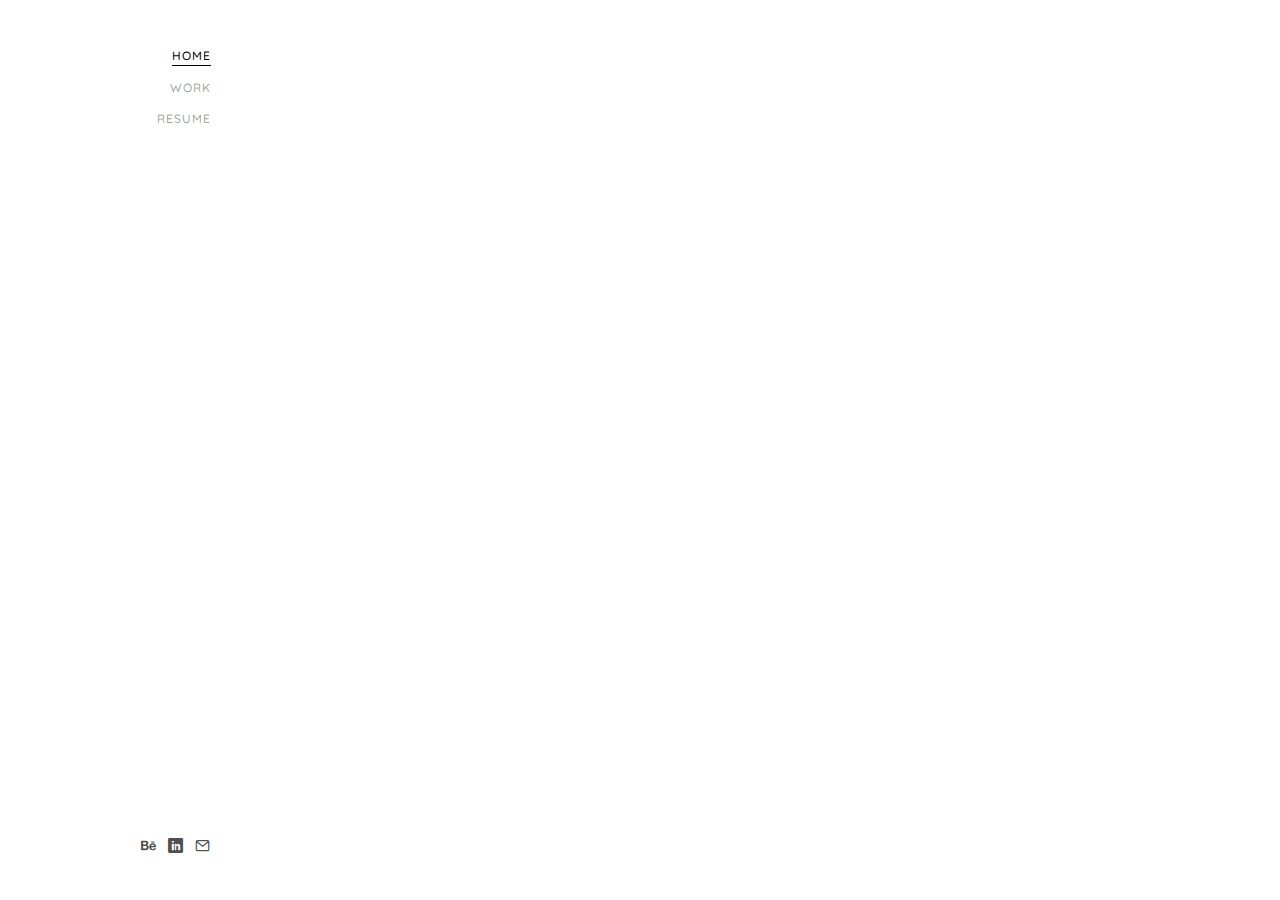
<file: index.html>
<!DOCTYPE HTML>
<html>
	<head>
	<meta charset="utf-8">
	<meta http-equiv="X-UA-Compatible" content="IE=edge">
	<title>Mahendra Indukuri</title>
	<meta name="viewport" content="width=device-width, initial-scale=1">
	<meta name="description" content="" />
	<meta name="keywords" content="" />
	<meta name="author" content="" />

	<!-- Favicon @ favicon.io -->
	<link rel="apple-touch-icon" sizes="180x180" href="/apple-touch-icon.png">
	<link rel="icon" type="image/png" sizes="32x32" href="/favicon-32x32.png">
	<link rel="icon" type="image/png" sizes="16x16" href="/favicon-16x16.png">
	<link rel="manifest" href="/site.webmanifest">

	<!-- Facebook and Twitter integration -->
	<meta property="og:title" content=""/>
	<meta property="og:image" content=""/>
	<meta property="og:url" content=""/>
	<meta property="og:site_name" content=""/>
	<meta property="og:description" content=""/>
	<meta name="twitter:title" content="" />
	<meta name="twitter:image" content="" />
	<meta name="twitter:url" content="" />
	<meta name="twitter:card" content="" />

	<!-- Place favicon.ico and apple-touch-icon.png in the root directory -->
	<link rel="shortcut icon" href="favicon.ico">

	<link href="https://fonts.googleapis.com/css?family=Quicksand:300,400,500,700" rel="stylesheet">
	
	<!-- Animate.css -->
	<link rel="stylesheet" href="css/animate.css">
	<!-- Icomoon Icon Fonts-->
	<link rel="stylesheet" href="css/icomoon.css">
	<!-- Bootstrap  -->
	<link rel="stylesheet" href="css/bootstrap.css">
	<!-- Flexslider  -->
	<link rel="stylesheet" href="css/flexslider.css">
	<!-- Theme style  -->
	<link rel="stylesheet" href="css/style.css">

	<!-- Modernizr JS -->
	<script src="js/modernizr-2.6.2.min.js"></script>
	<!-- FOR IE9 below -->
	<!--[if lt IE 9]>
	<script src="js/respond.min.js"></script>
	<![endif]-->

	</head>
	<body>
		<div id="colorlib-page">
			<a href="#" class="js-colorlib-nav-toggle colorlib-nav-toggle"><i></i></a>
			<aside id="colorlib-aside" role="complementary" class="border js-fullheight">
				<nav id="colorlib-main-menu" role="navigation">
					<ul>
					<li class="colorlib-active"><a href="index.html">Home</a></li>
					<li ><a href="work.html">Work</a></li>
					<li><a href="resume.html">Resume</a></li>
					</ul>
				</nav>
	
				<div class="colorlib-footer">
					<!--
					<p>
					<small>
					Link back to Colorlib can't be removed. Template is licensed under CC BY 3.0. 
					Copyright &copy;<script>document.write(new Date().getFullYear());</script> All rights reserved | This template is made with <i class="icon-heart" aria-hidden="true"></i> by <a href="https://colorlib.com" target="_blank">Colorlib</a>
					</small>
					</p>
				-->
					<ul>
						<li><a href="https://www.behance.net/MahendraVarma" target="_blank"><i class="icon-behance"></i></a></li>
						<li><a href="https://www.linkedin.com/in/mahendra-indukuri/" target="_blank"><i class="icon-linkedin2"></i></a></li>
						<li><a  href="mailto:imcvarma@gmail.com" target="_blank"> <i class="icon-mail5"></i></a></li>		
					</ul>
				</div>
	
			</aside>
	
			<div id="colorlib-main">
				<div class="colorlib-about">
					<div class="container-fluid">
						<div class="row">
							<div class="col-md-6 animate-box" data-animate-effect="fadeInLeft">
								<div class="about-desc">
									<span class="heading-meta">Home</span>
									<h3>Hello! I am Mahendra</h3>
									<p>Thank you for visiting my portfolio. </p>
									<p> I am a design graduate and cognitive science researcher with two years of experience working in UI/UX design roles. I have expertise in developing interactive prototypes and style sheets using various tools like Sketch, Adobe XD, Adobe CC and Zeplin. My background in design, engineering and cognitive science help me tackle diverse problems in the domain of user experience and digital product design.
									</br>									
									</p>
								</br>
								</div>
								
								<div class="fancy-collapse-panel">
									<div class="panel-group" id="accordion" role="tablist" aria-multiselectable="true">
									

										<div class="panel panel-default">
											<div class="panel-heading" role="tab" id="headingTwo">
												<h4 class="panel-title">
													<a class="collapsed" data-toggle="collapse" data-parent="#accordion" href="#collapseTwo" aria-expanded="false" aria-controls="collapseTwo">Where to find samples of my work?</a>
												</h4>
											</div>
											<div id="collapseTwo" class="panel-collapse collapse" role="tabpanel" aria-labelledby="headingTwo">
												<div class="panel-body">
													<p> 
														Some of my work samples are available at <a href="work.html"> mahendra.design/work </a> or on my behance page. While I love to present all of my work, I am unable to disclose some of the work due to non-disclouser policies at my previous places of work. 
      												</p>
												</div>
											</div>
										</div>

										<div class="panel panel-default">
											<div class="panel-heading" role="tab" id="headingZero">
												<h4 class="panel-title">
													<a class="collapsed" data-toggle="collapse" data-parent="#accordion" href="#collapseZero" aria-expanded="true" aria-controls="collapseZero">What is my educational background?</a >
												</h4>
											</div>
											<div id="collapseZero" class="panel-collapse collapse" role="tabpanel" aria-labelledby="headingZero">
												 <div class="panel-body">
													<p> 
														I studied <strong>MSc. Cognitive Science</strong> at University College Dublin and I graduated from IIT Guwahati with <strong>Bachelor of Design</strong> focusing in New Media and Interaction Design.													</p>
												 </div>
											</div>
										</div>
										
										<div class="panel panel-default">
											<div class="panel-heading" role="tab" id="headingOne">
												<h4 class="panel-title">
													<a class="collapsed" data-toggle="collapse" data-parent="#accordion" href="#collapseOne" aria-expanded="true" aria-controls="collapseOne">Why do I do design?</a >
												</h4>
											</div>
											<div id="collapseOne" class="panel-collapse collapse" role="tabpanel" aria-labelledby="headingOne">
												 <div class="panel-body">
													<p> 
													   I find designing digital products to be an enriching experience. I understand the iterative nature of design and I never shy away from creating
													   multiple mockups even for a simple feature.
													</br></br>
													I especially love working on early-stage products and building interfaces from scratch, using tools such as Sketch and Adobe XD. Deliverables usually include a styleguide (Ex: iconography, color-guide etc.) using Zeplin, detailed documentation of the final design and an interactive prototype using Adobe XD or Invision.
													</p>
												 </div>
											</div>
										</div>

										<div class="panel panel-default">
											<div class="panel-heading" role="tab" id="headingThree">
												<h4 class="panel-title">
													<a class="collapsed" data-toggle="collapse" data-parent="#accordion" href="#collapseThree" aria-expanded="false" aria-controls="collapseThree">What is my approach to design?</a>
												</h4>
											</div>
											<div id="collapseThree" class="panel-collapse collapse" role="tabpanel" aria-labelledby="headingThree">
												<div class="panel-body">
													<p>
														I don't limit myself to strictly design tasks, I dedicate time to conduct design reviews once the product is developed and convey any mismatches to developers. 
														My knowledge in web & app development helps me in collaborating with developers and tackling such problems. 
													</br></br>	
														I give additional attention to micro-interactivity and make sure that the behaviour of UI is properly conveyed to developers by providing scrollable and clickable prototypes.
													</p>	
												</div>
											</div>
										</div>

									</div>
								</div>
							</div>
						</div>
					</div>
				</div>	
			</div>
		</div>
	
		<!-- jQuery -->
		<script src="js/jquery.min.js"></script>
		<!-- jQuery Easing -->
		<script src="js/jquery.easing.1.3.js"></script>
		<!-- Bootstrap -->
		<script src="js/bootstrap.min.js"></script>
		<!-- Waypoints -->
		<script src="js/jquery.waypoints.min.js"></script>
		<!-- Flexslider -->
		<script src="js/jquery.flexslider-min.js"></script>
		<!-- Sticky Kit -->
		<script src="js/sticky-kit.min.js"></script>
		
		
		<!-- MAIN JS -->
		<script src="js/main.js"></script>
	
		</body>

</html>
</file>
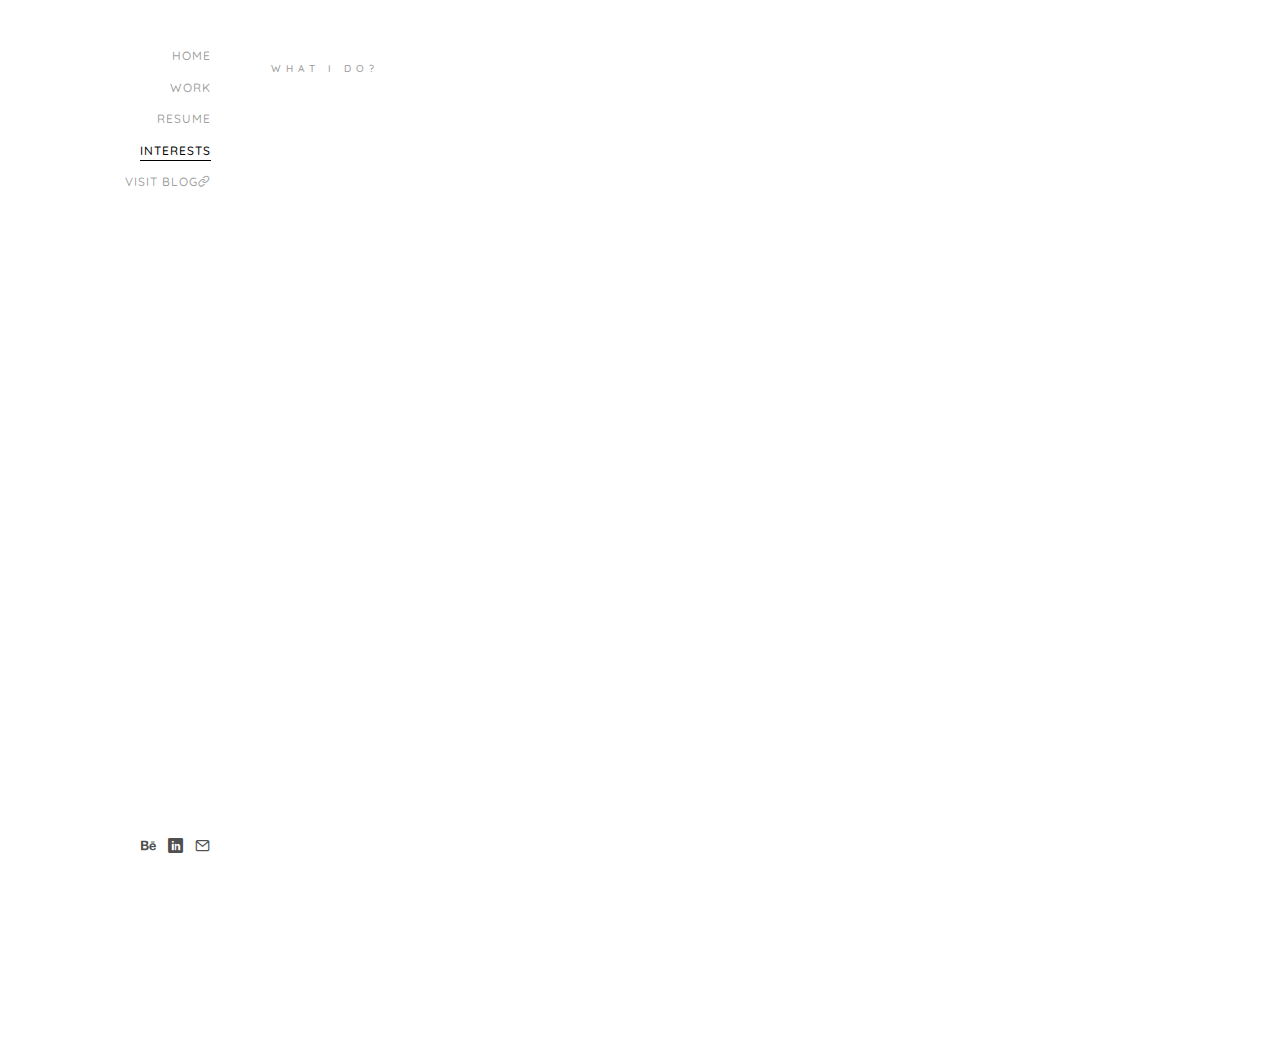
<file: interests.html>
<!DOCTYPE HTML>
<html>
	<head>
	<meta charset="utf-8">
	<meta http-equiv="X-UA-Compatible" content="IE=edge">
	<title>Mahendra Indukuri</title>
	<meta name="viewport" content="width=device-width, initial-scale=1">
	<meta name="description" content="" />
	<meta name="keywords" content="" />
	<meta name="author" content="" />

  <!-- Facebook and Twitter integration -->
	<meta property="og:title" content=""/>
	<meta property="og:image" content=""/>
	<meta property="og:url" content=""/>
	<meta property="og:site_name" content=""/>
	<meta property="og:description" content=""/>
	<meta name="twitter:title" content="" />
	<meta name="twitter:image" content="" />
	<meta name="twitter:url" content="" />
	<meta name="twitter:card" content="" />

	<!-- Place favicon.ico and apple-touch-icon.png in the root directory -->
	<link rel="shortcut icon" href="favicon.ico">

	<link href="https://fonts.googleapis.com/css?family=Quicksand:300,400,500,700" rel="stylesheet">
	
	<!-- Animate.css -->
	<link rel="stylesheet" href="css/animate.css">
	<!-- Icomoon Icon Fonts-->
	<link rel="stylesheet" href="css/icomoon.css">
	<!-- Bootstrap  -->
	<link rel="stylesheet" href="css/bootstrap.css">
	<!-- Flexslider  -->
	<link rel="stylesheet" href="css/flexslider.css">
	<!-- Theme style  -->
	<link rel="stylesheet" href="css/style.css">

	<!-- Modernizr JS -->
	<script src="js/modernizr-2.6.2.min.js"></script>
	<!-- FOR IE9 below -->
	<!--[if lt IE 9]>
	<script src="js/respond.min.js"></script>
	<![endif]-->

	</head>
	<body>
	<div id="colorlib-page">
		<a href="#" class="js-colorlib-nav-toggle colorlib-nav-toggle"><i></i></a>
		<aside id="colorlib-aside" role="complementary" class="border js-fullheight">
			<nav id="colorlib-main-menu" role="navigation">
				<ul>
				<li><a href="index.html">Home</a></li>
				<li><a href="work.html">Work</a></li>
				<li><a href="resume.html">Resume</a></li>
				<li class="colorlib-active"><a href="interests.html">Interests</a></liclass="colorlib-active">
				<li><a target="_blank" href="https://medium.com/@imcvarma">Visit Blog<i class="icon-link2"></i></a></li>
				</ul>
			</nav>

			<div class="colorlib-footer">
				<!--
					<p>
					<small>
					Link back to Colorlib can't be removed. Template is licensed under CC BY 3.0. 
					Copyright &copy;<script>document.write(new Date().getFullYear());</script> All rights reserved | This template is made with <i class="icon-heart" aria-hidden="true"></i> by <a href="https://colorlib.com" target="_blank">Colorlib</a>
					</small>
					</p>
				-->

				<ul>
					<li><a href="https://www.behance.net/MahendraVarma" target="_blank"><i class="icon-behance"></i></a></li>
					<li><a href="https://www.linkedin.com/in/mahendra-indukuri/" target="_blank"><i class="icon-linkedin2"></i></a></li>
					<li><a  href="mailto:imcvarma@gmail.com" target="_blank"> <i class="icon-mail5"></i></a></li>
				</ul>
			</div>

		</aside>

		<div id="colorlib-main">
			<div class="colorlib-services">
				<div class="container-fluid">
					<div class="row">
						<div class="col-md-6 col-md-offset-3 col-md-pull-3">
							<span class="heading-meta">What I do?</span>
							<h2 class="colorlib-heading animate-box" data-animate-effect="fadeInLeft">Here are some of my interests</h2>
						</div>
					</div>
					<div class="row">
						<div class="col-md-6">
							<div class="colorlib-feature animate-box" data-animate-effect="fadeInLeft">
								<div class="colorlib-icon">
									<i class="icon-search3"></i>
								</div>
								<div class="colorlib-text">
									<h3>UX Research &amp; UX Design</h3>
									<p>I am proficient in conducting research in the domain of usability of digital product design and converting the results into product-level design inputs.</p>
								</div>
							</div>

							<div class="colorlib-feature animate-box" data-animate-effect="fadeInLeft">
								<div class="colorlib-icon">
									<i class="icon-help"></i>
								</div>
								<div class="colorlib-text">
									<h3>Cognitive Science</h3>
									<p>Cognitive Science is the interdisciplinary study of the mind, my interest in experimental psychology, linguistics and the general study of cognition has led me to pursue a master's degree in cognitive science. </p>
								</div>
							</div>

							<div class="colorlib-feature animate-box" data-animate-effect="fadeInLeft">
								<div class="colorlib-icon">
									<i class="icon-search3"></i>
								</div>
								<div class="colorlib-text">
									<h3>Interface &amp; Interaction Design</h3>
									<p>I am proficient in design tools such as Sketch, Adobe XD, Zeplin and front-end technologies (HTML5 & CSS3). I have experience in designing interfaces for Web apps, iOS apps, Android apps and even hybrid apps (using ionic). I design microinteractions and develop userflows alongside pixel perfect UI.</p>
								</div>
							</div>
						</div>
						<div class="col-md-6">
							<div class="colorlib-feature animate-box" data-animate-effect="fadeInLeft">
								<div class="colorlib-icon">
									<i class="icon-paperplane"></i>
								</div>
								<div class="colorlib-text">
									<h3>StartUps</h3>
									<p>I prefer working in startups or early-stage products within larger corporations. I prefer opportunities where I can shape a product from scratch and contribute to other domains such as designing the brand identity of the product alongside the UI/UX work.</p>
								</div>
							</div>

							<div class="colorlib-feature animate-box" data-animate-effect="fadeInLeft">
								<div class="colorlib-icon">
									<i class="icon-tag"></i>
								</div>
								<div class="colorlib-text">
									<h3>Brand Identity Design</h3>
									<p>During my previous roles, I was able to contribute other areas of design such as designing social media ads (snap ads & short infographic videos) and brand materials alongside UI/UX work. Additionally, I have experience with print design (packaging design, magazines and brochures).</p>
								</div>
							</div>

							<div class="colorlib-feature animate-box" data-animate-effect="fadeInLeft">
								<div class="colorlib-icon">
									<i class="icon-video2"></i>
								</div>
								<div class="colorlib-text">
									<h3>Photography and Videography</h3>
									<p>I like photography, videography and video editing. I have filmed and edited parts of one documentary, multiple product videos, music videos and short films.</p>
								</div>
							</div>
						</div>
					</div>
				</div>
			</div>



		</div>
	</div>

	<!-- jQuery -->
	<script src="js/jquery.min.js"></script>
	<!-- jQuery Easing -->
	<script src="js/jquery.easing.1.3.js"></script>
	<!-- Bootstrap -->
	<script src="js/bootstrap.min.js"></script>
	<!-- Waypoints -->
	<script src="js/jquery.waypoints.min.js"></script>
	<!-- Flexslider -->
	<script src="js/jquery.flexslider-min.js"></script>
	<!-- Sticky Kit -->
	<script src="js/sticky-kit.min.js"></script>
	
	
	<!-- MAIN JS -->
	<script src="js/main.js"></script>

	</body>
</html>
</file>
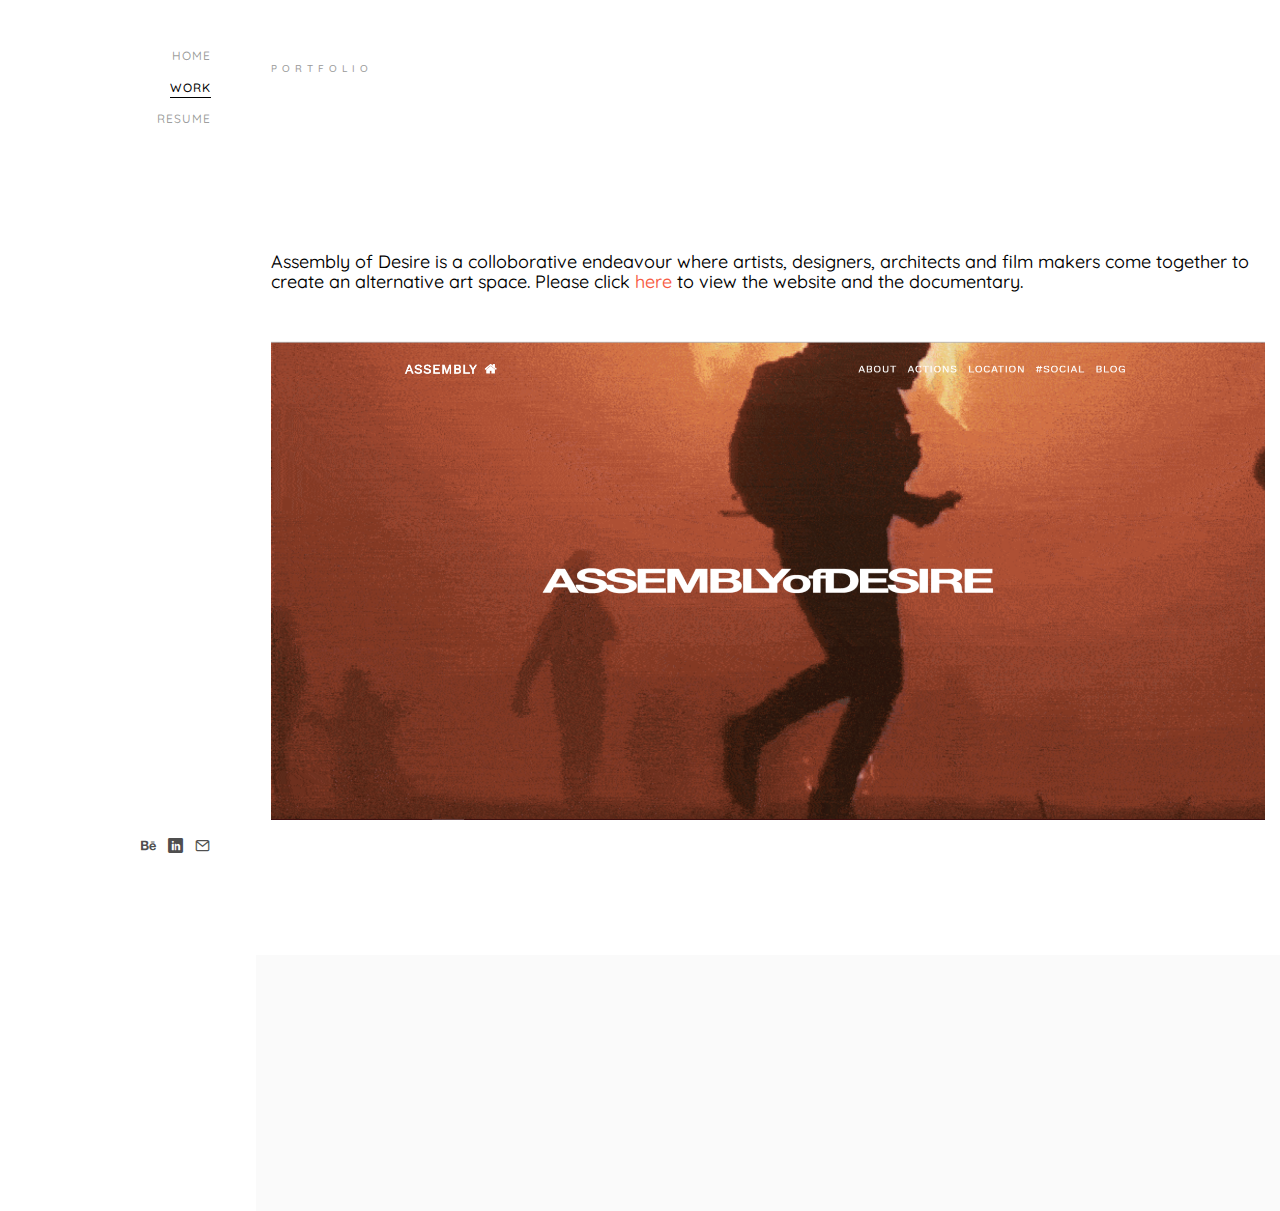
<file: work-aod.html>
<!DOCTYPE HTML>
<html>
	<head>
	<meta charset="utf-8">
	<meta http-equiv="X-UA-Compatible" content="IE=edge">
	<title>Mahendra Indukuri</title>
	<meta name="viewport" content="width=device-width, initial-scale=1">
	<meta name="description" content="" />
	<meta name="keywords" content="" />
	<meta name="author" content="" />

  <!-- Facebook and Twitter integration -->
	<meta property="og:title" content=""/>
	<meta property="og:image" content=""/>
	<meta property="og:url" content=""/>
	<meta property="og:site_name" content=""/>
	<meta property="og:description" content=""/>
	<meta name="twitter:title" content="" />
	<meta name="twitter:image" content="" />
	<meta name="twitter:url" content="" />
	<meta name="twitter:card" content="" />

	<!-- Place favicon.ico and apple-touch-icon.png in the root directory -->
	<link rel="shortcut icon" href="favicon.ico">

	<link href="https://fonts.googleapis.com/css?family=Quicksand:300,400,500,700" rel="stylesheet">
	
	<!-- Animate.css -->
	<link rel="stylesheet" href="css/animate.css">
	<!-- Icomoon Icon Fonts-->
	<link rel="stylesheet" href="css/icomoon.css">
	<!-- Bootstrap  -->
	<link rel="stylesheet" href="css/bootstrap.css">
	<!-- Flexslider  -->
	<link rel="stylesheet" href="css/flexslider.css">
	<!-- Theme style  -->
	<link rel="stylesheet" href="css/style.css">

	<!-- Modernizr JS -->
	<script src="js/modernizr-2.6.2.min.js"></script>
	<!-- FOR IE9 below -->
	<!--[if lt IE 9]>
	<script src="js/respond.min.js"></script>
	<![endif]-->

	</head>
	<body>
	<div id="colorlib-page">
		<a href="#" class="js-colorlib-nav-toggle colorlib-nav-toggle"><i></i></a>
		<aside id="colorlib-aside" role="complementary" class="border js-fullheight">
			<nav id="colorlib-main-menu" role="navigation">
				<ul>
					<li><a href="index.html">Home</a></li>
					<li class="colorlib-active"><a href="work.html">Work</a></li>
					<li><a href="resume.html">Resume</a></li>
				</ul>
			</nav>

			<div class="colorlib-footer">
				<!--
					<p>
					<small>
					Link back to Colorlib can't be removed. Template is licensed under CC BY 3.0. 
					Copyright &copy;<script>document.write(new Date().getFullYear());</script> All rights reserved | This template is made with <i class="icon-heart" aria-hidden="true"></i> by <a href="https://colorlib.com" target="_blank">Colorlib</a>
					</small>
					</p>
				-->

				<ul>
					<li><a href="https://www.behance.net/MahendraVarma" target="_blank"><i class="icon-behance"></i></a></li>
					<li><a href="https://www.linkedin.com/in/mahendra-indukuri/" target="_blank"><i class="icon-linkedin2"></i></a></li>
					<li><a  href="mailto:imcvarma@gmail.com" target="_blank"> <i class="icon-mail5"></i></a></li>
				</ul>
			</div>

		</aside>

		<div id="colorlib-main">

			<div class="colorlib-work">
				<div class="container-fluid">
					<div class="row">
						<div class="col-md-12 col-md-offset-3 col-md-pull-3">
							<span class="heading-meta">Portfolio</span>
							<h2 class="colorlib-heading animate-box" data-animate-effect="fadeInLeft"> Website Design & Development and Documentery Video Graphy & Editing </h2>
						</div>
					</div>
					<div class="row">
						<div class="col-md-12 image-content">
							<p> <h4> Assembly of Desire is a colloborative endeavour where artists, designers, architects and film makers come together to create an alternative art space. Please click <a href="http://assemblyofdesire.media/" target="_blank">here</a> to view the website and the documentary. </h4></p>
							<br>
							<img class="img-responsive" src="images/AoD01.png" alt="HTML5 Bootstrap Template by colorlib.com">
						</div>
					</div>
				</div>
			</div>

	

			<div id="get-in-touch" class="colorlib-bg-color">
				<div class="colorlib-narrow-content">
					<div class="row">
						<div class="col-md-12 animate-box" data-animate-effect="fadeInLeft">
							<h2>Get in Touch!</h2>
						</div>
					</div>
					<div class="row">
						<div class="col-md-12 col-md-offset-3 col-md-pull-3 animate-box" data-animate-effect="fadeInLeft">
							<p class="colorlib-lead">Please contact me by <a href = "mailto: imcvarma@gmail.com"> email </a>  regarding any oppurtunities in digital product design.</p>
							<p><a href="work.html" class="btn btn-primary btn-learn">Back to Portfolio</a></p>
						</div>
						
					</div>
				</div>
			</div>
		</div>
	</div>

	<!-- jQuery -->
	<script src="js/jquery.min.js"></script>
	<!-- jQuery Easing -->
	<script src="js/jquery.easing.1.3.js"></script>
	<!-- Bootstrap -->
	<script src="js/bootstrap.min.js"></script>
	<!-- Waypoints -->
	<script src="js/jquery.waypoints.min.js"></script>
	<!-- Flexslider -->
	<script src="js/jquery.flexslider-min.js"></script>
	<!-- Sticky Kit -->
	<script src="js/sticky-kit.min.js"></script>
	
	
	<!-- MAIN JS -->
	<script src="js/main.js"></script>

	</body>
</html>
</file>
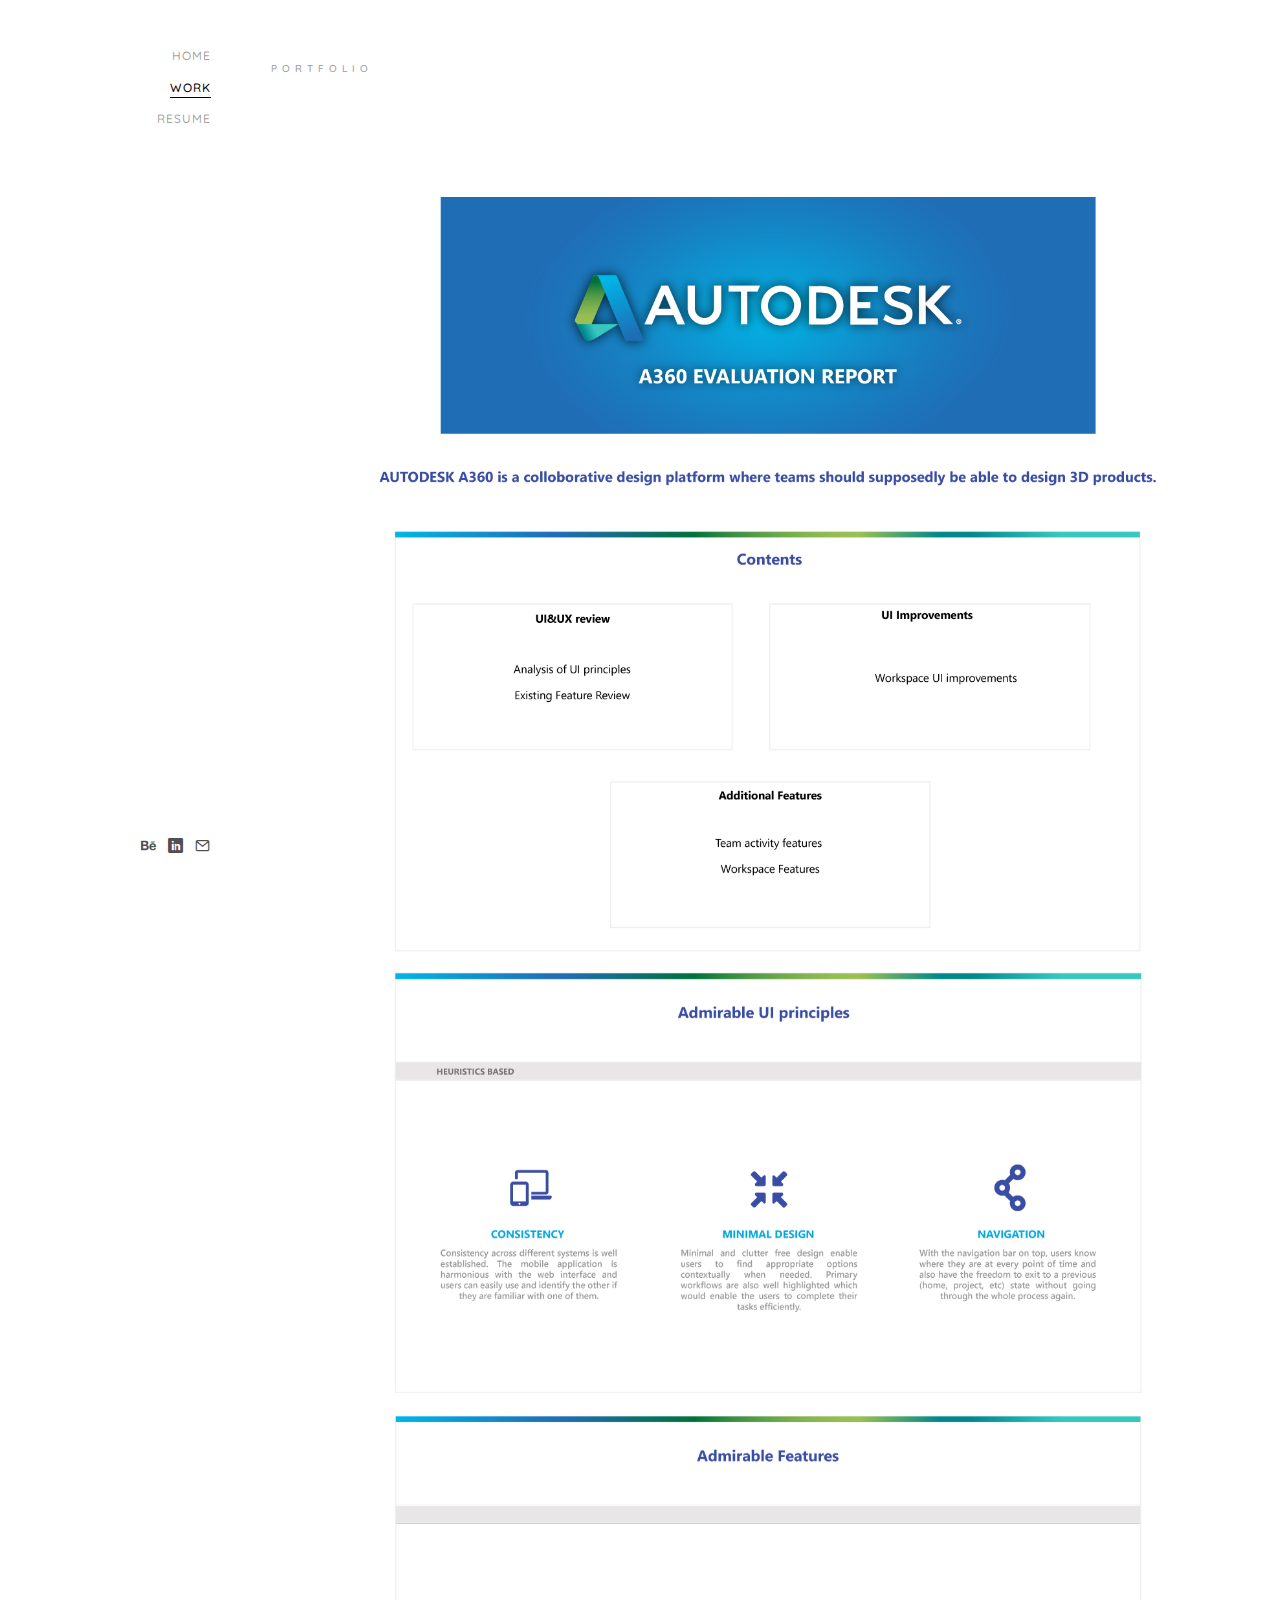
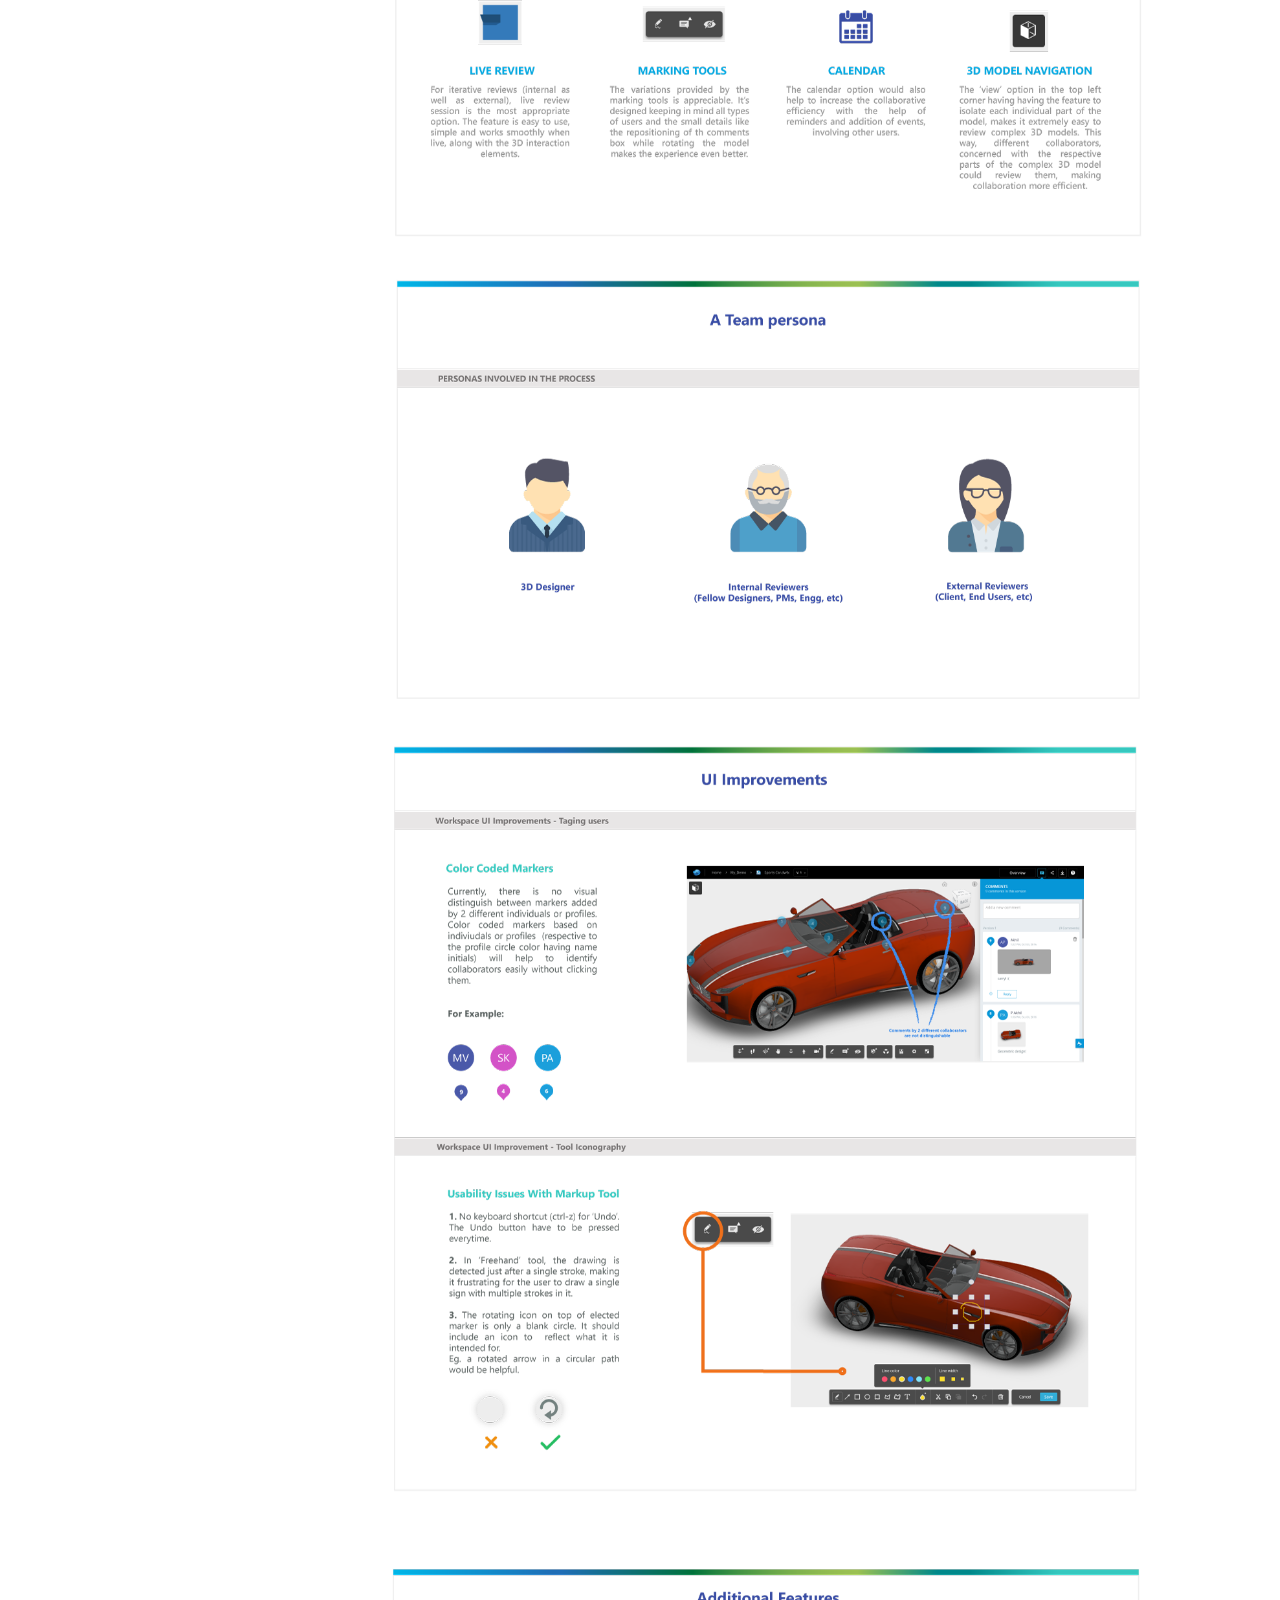
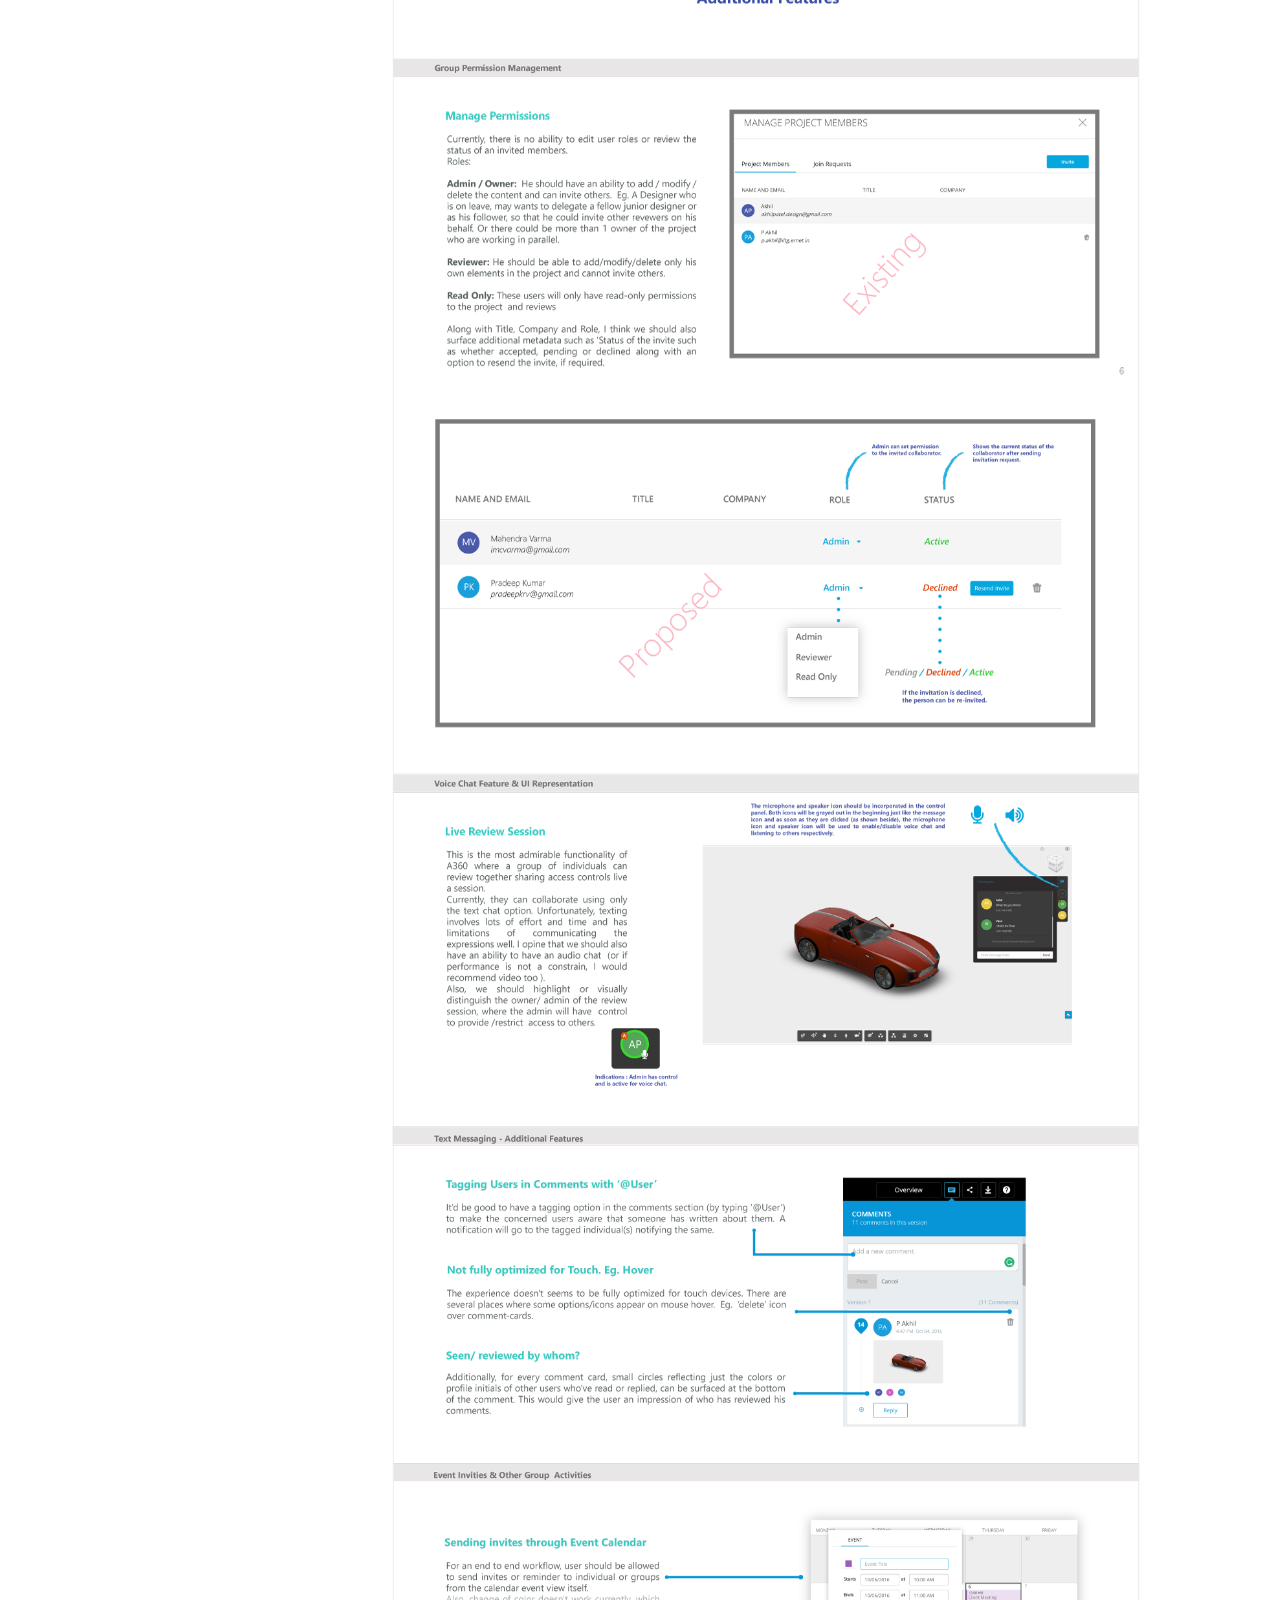
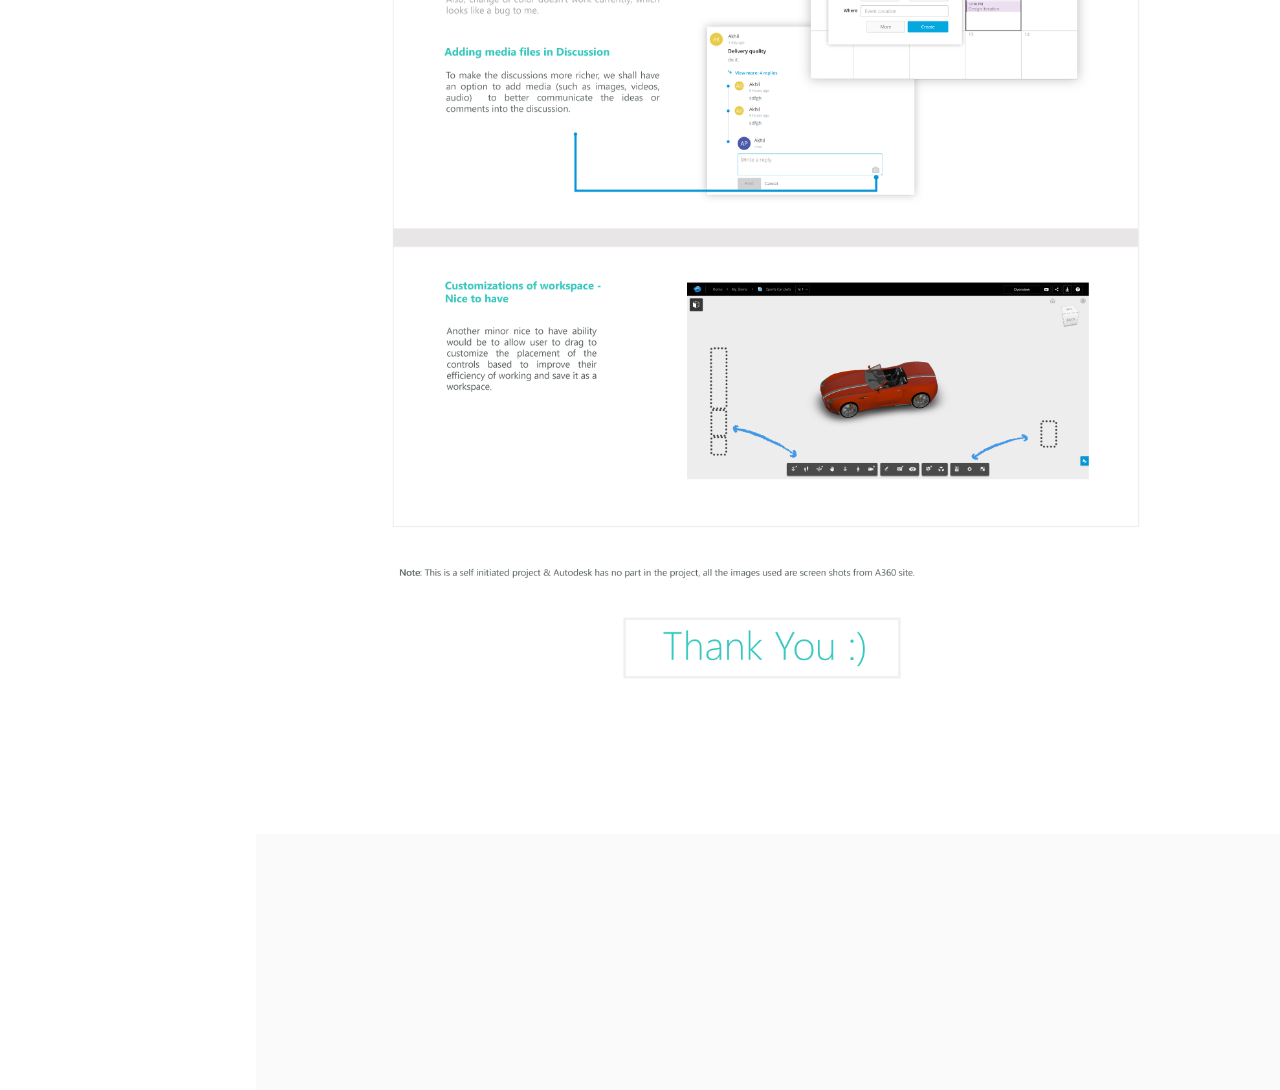
<file: work-atd.html>
<!DOCTYPE HTML>
<html>
	<head>
	<meta charset="utf-8">
	<meta http-equiv="X-UA-Compatible" content="IE=edge">
	<title>Mahendra Indukuri</title>
	<meta name="viewport" content="width=device-width, initial-scale=1">
	<meta name="description" content="" />
	<meta name="keywords" content="" />
	<meta name="author" content="" />

  <!-- Facebook and Twitter integration -->
	<meta property="og:title" content=""/>
	<meta property="og:image" content=""/>
	<meta property="og:url" content=""/>
	<meta property="og:site_name" content=""/>
	<meta property="og:description" content=""/>
	<meta name="twitter:title" content="" />
	<meta name="twitter:image" content="" />
	<meta name="twitter:url" content="" />
	<meta name="twitter:card" content="" />

	<!-- Place favicon.ico and apple-touch-icon.png in the root directory -->
	<link rel="shortcut icon" href="favicon.ico">

	<link href="https://fonts.googleapis.com/css?family=Quicksand:300,400,500,700" rel="stylesheet">
	
	<!-- Animate.css -->
	<link rel="stylesheet" href="css/animate.css">
	<!-- Icomoon Icon Fonts-->
	<link rel="stylesheet" href="css/icomoon.css">
	<!-- Bootstrap  -->
	<link rel="stylesheet" href="css/bootstrap.css">
	<!-- Flexslider  -->
	<link rel="stylesheet" href="css/flexslider.css">
	<!-- Theme style  -->
	<link rel="stylesheet" href="css/style.css">

	<!-- Modernizr JS -->
	<script src="js/modernizr-2.6.2.min.js"></script>
	<!-- FOR IE9 below -->
	<!--[if lt IE 9]>
	<script src="js/respond.min.js"></script>
	<![endif]-->

	</head>
	<body>
	<div id="colorlib-page">
		<a href="#" class="js-colorlib-nav-toggle colorlib-nav-toggle"><i></i></a>
		<aside id="colorlib-aside" role="complementary" class="border js-fullheight">
			<nav id="colorlib-main-menu" role="navigation">
				<ul>
					<li><a href="index.html">Home</a></li>
					<li class="colorlib-active"><a href="work.html">Work</a></li>
					<li><a href="resume.html">Resume</a></li>
				</ul>
			</nav>

			<div class="colorlib-footer">
				<!--
					<p>
					<small>
					Link back to Colorlib can't be removed. Template is licensed under CC BY 3.0. 
					Copyright &copy;<script>document.write(new Date().getFullYear());</script> All rights reserved | This template is made with <i class="icon-heart" aria-hidden="true"></i> by <a href="https://colorlib.com" target="_blank">Colorlib</a>
					</small>
					</p>
				-->

				<ul>
					<li><a href="https://www.behance.net/MahendraVarma" target="_blank"><i class="icon-behance"></i></a></li>
					<li><a href="https://www.linkedin.com/in/mahendra-indukuri/" target="_blank"><i class="icon-linkedin2"></i></a></li>
					<li><a  href="mailto:imcvarma@gmail.com" target="_blank"> <i class="icon-mail5"></i></a></li>
				</ul>
			</div>

		</aside>

		<div id="colorlib-main">

			<div class="colorlib-work">
				<div class="container-fluid">
					<div class="row">
						<div class="col-md-12 col-md-offset-3 col-md-pull-3">
							<span class="heading-meta">Portfolio</span>
							<h2 class="colorlib-heading animate-box" data-animate-effect="fadeInLeft">AUTODESK A360 Design Evaluation</h2>
						</div>
					</div>
					<div class="row">
						<div class="col-md-12 image-content">
							<img class="img-responsive" src="images/ATD01.png" alt="HTML5 Bootstrap Template by colorlib.com">
						</div>
					</div>
				</div>
			</div>

	

			<div id="get-in-touch" class="colorlib-bg-color">
				<div class="colorlib-narrow-content">
					<div class="row">
						<div class="col-md-12 animate-box" data-animate-effect="fadeInLeft">
							<h2>Get in Touch!</h2>
						</div>
					</div>
					<div class="row">
						<div class="col-md-12 col-md-offset-3 col-md-pull-3 animate-box" data-animate-effect="fadeInLeft">
							<p class="colorlib-lead">Please contact me by <a href = "mailto: imcvarma@gmail.com"> email </a>  regarding any oppurtunities in digital product design.</p>
							<p><a href="work.html" class="btn btn-primary btn-learn">Back to Portfolio</a></p>
						</div>
						
					</div>
				</div>
			</div>
		</div>
	</div>

	<!-- jQuery -->
	<script src="js/jquery.min.js"></script>
	<!-- jQuery Easing -->
	<script src="js/jquery.easing.1.3.js"></script>
	<!-- Bootstrap -->
	<script src="js/bootstrap.min.js"></script>
	<!-- Waypoints -->
	<script src="js/jquery.waypoints.min.js"></script>
	<!-- Flexslider -->
	<script src="js/jquery.flexslider-min.js"></script>
	<!-- Sticky Kit -->
	<script src="js/sticky-kit.min.js"></script>
	
	
	<!-- MAIN JS -->
	<script src="js/main.js"></script>

	</body>
</html>
</file>
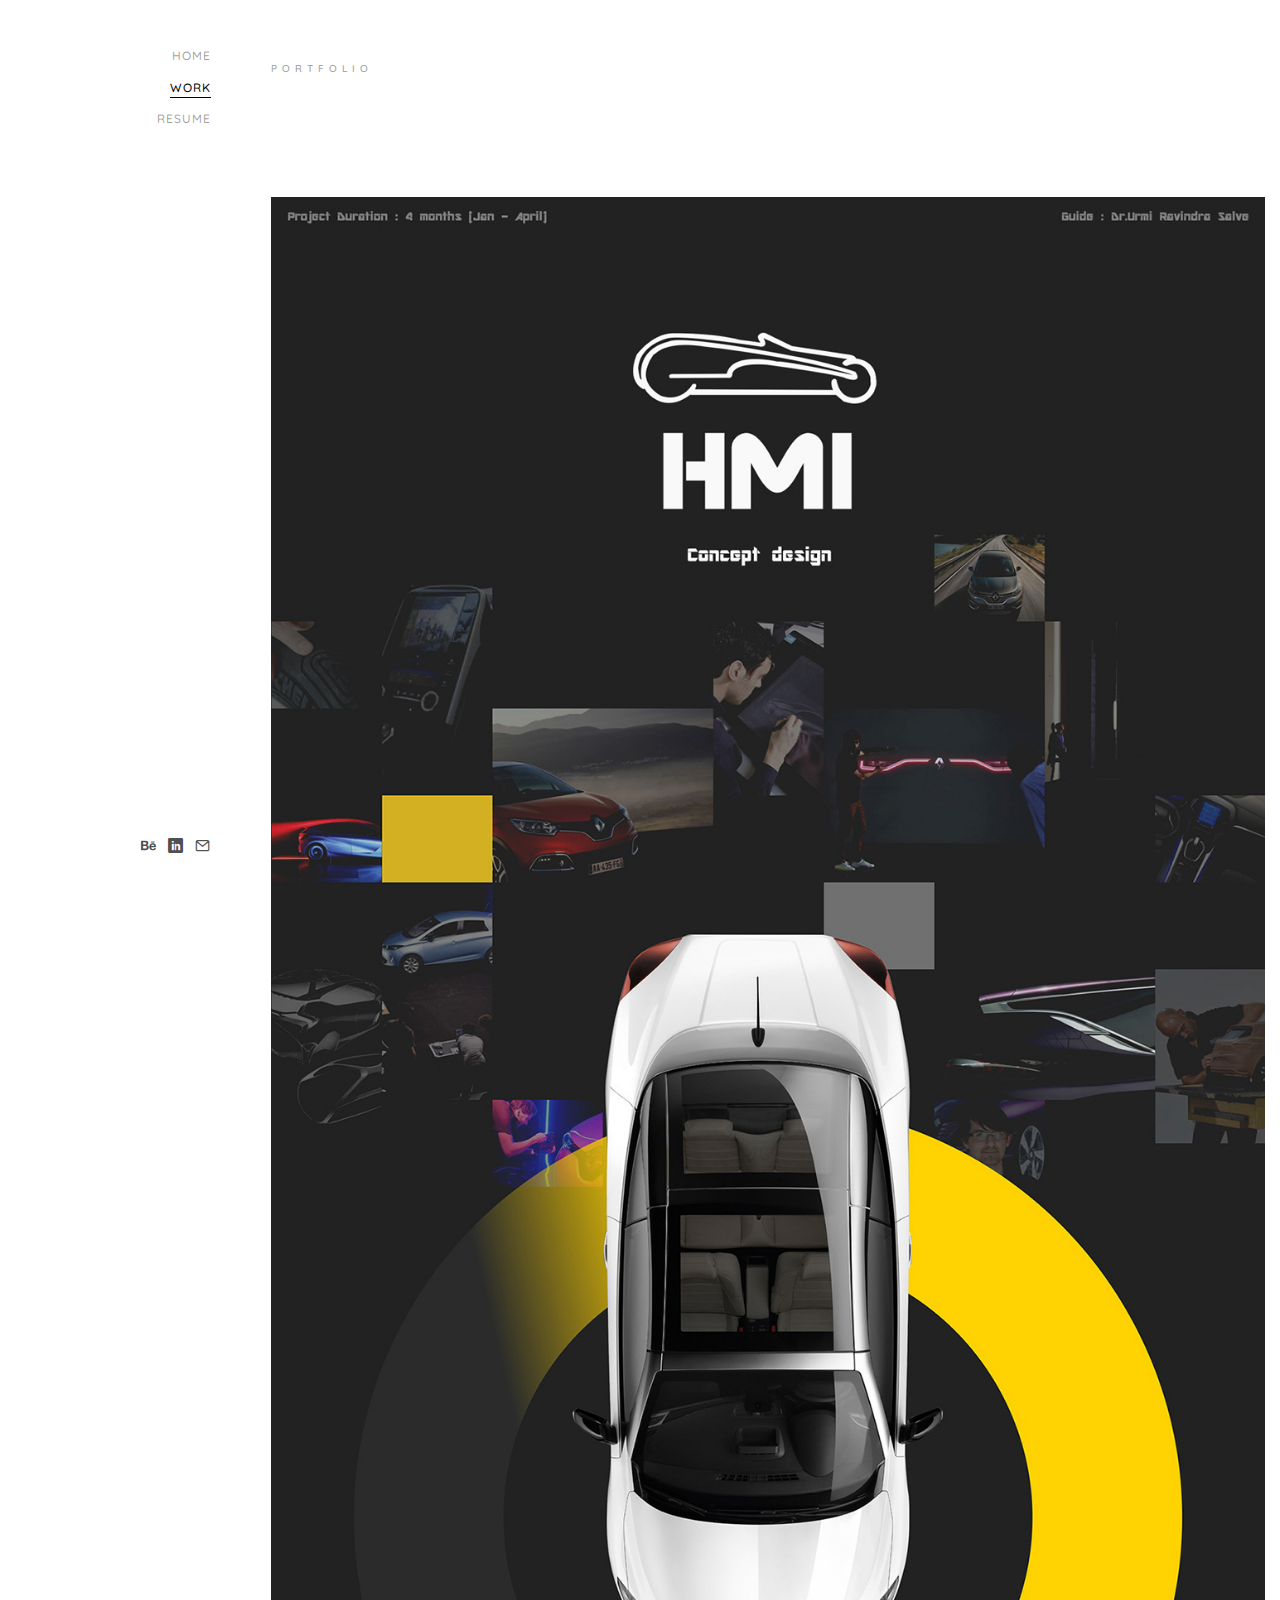
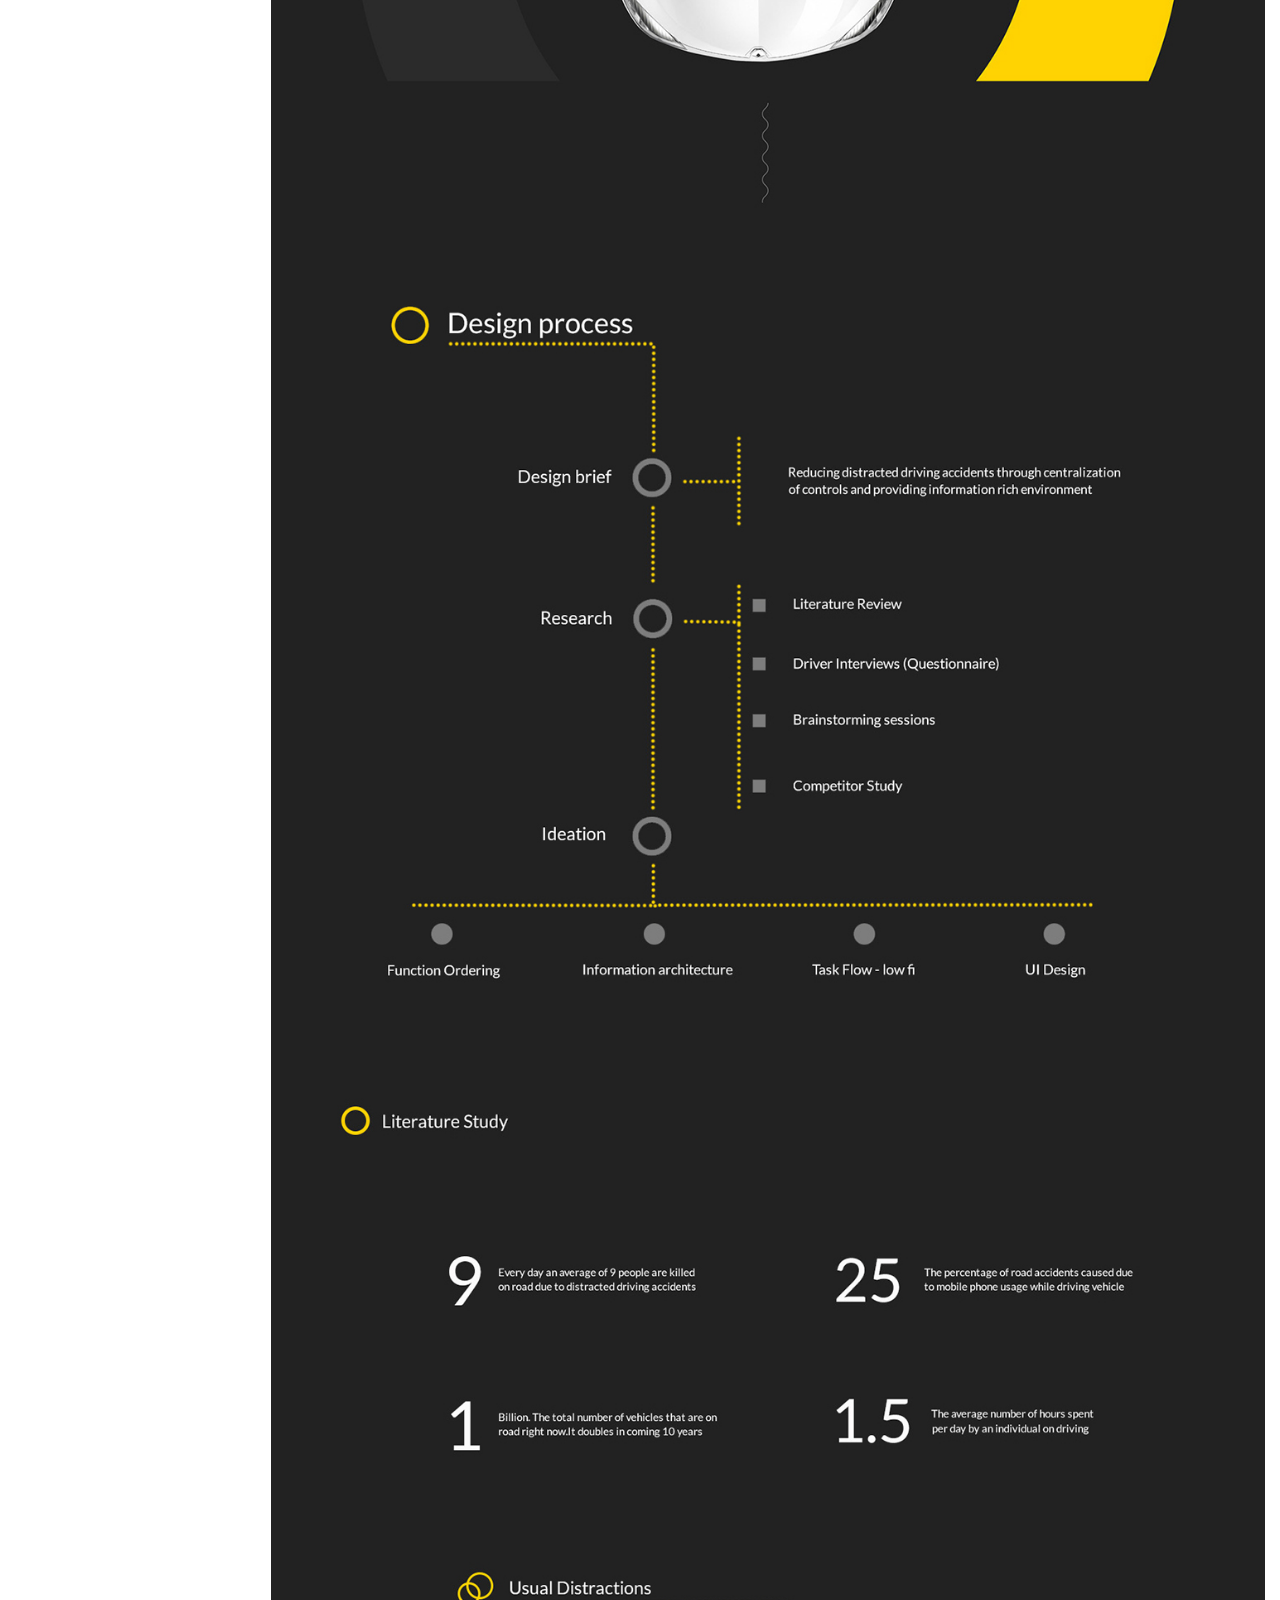
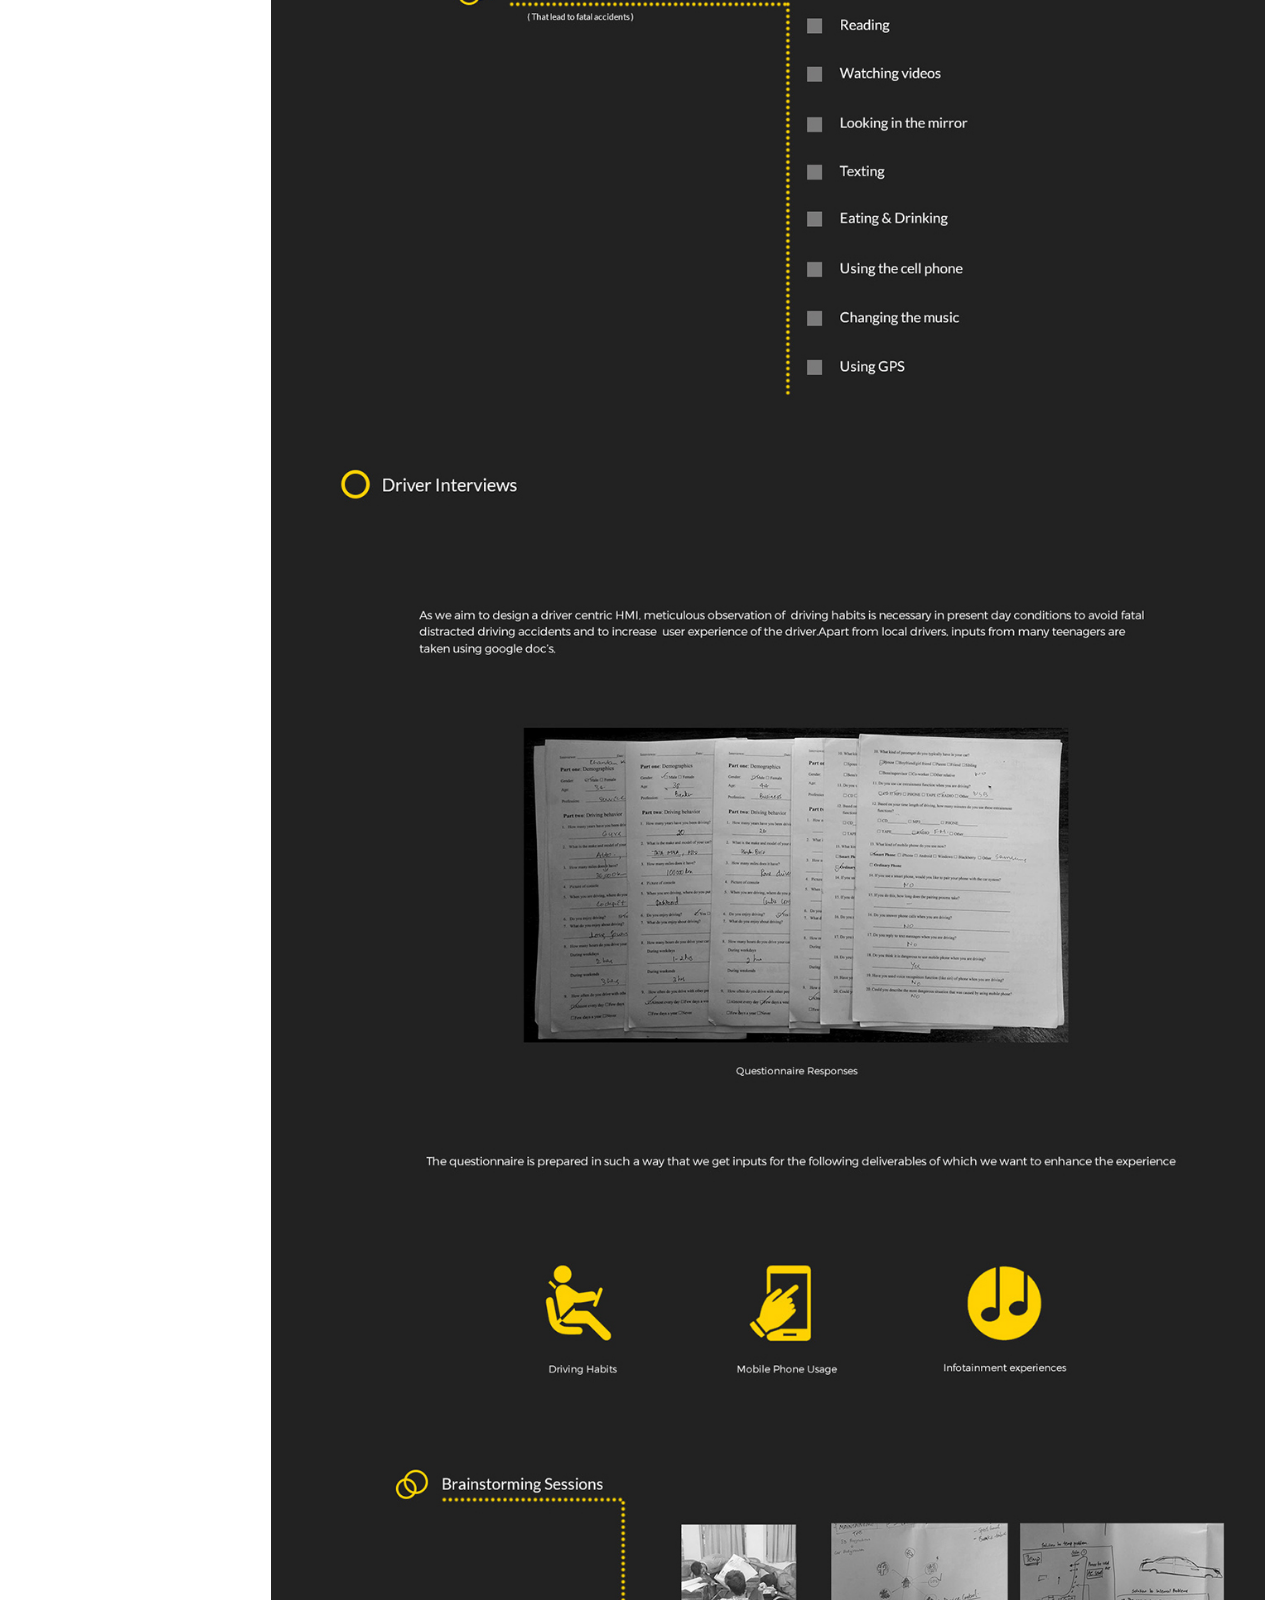
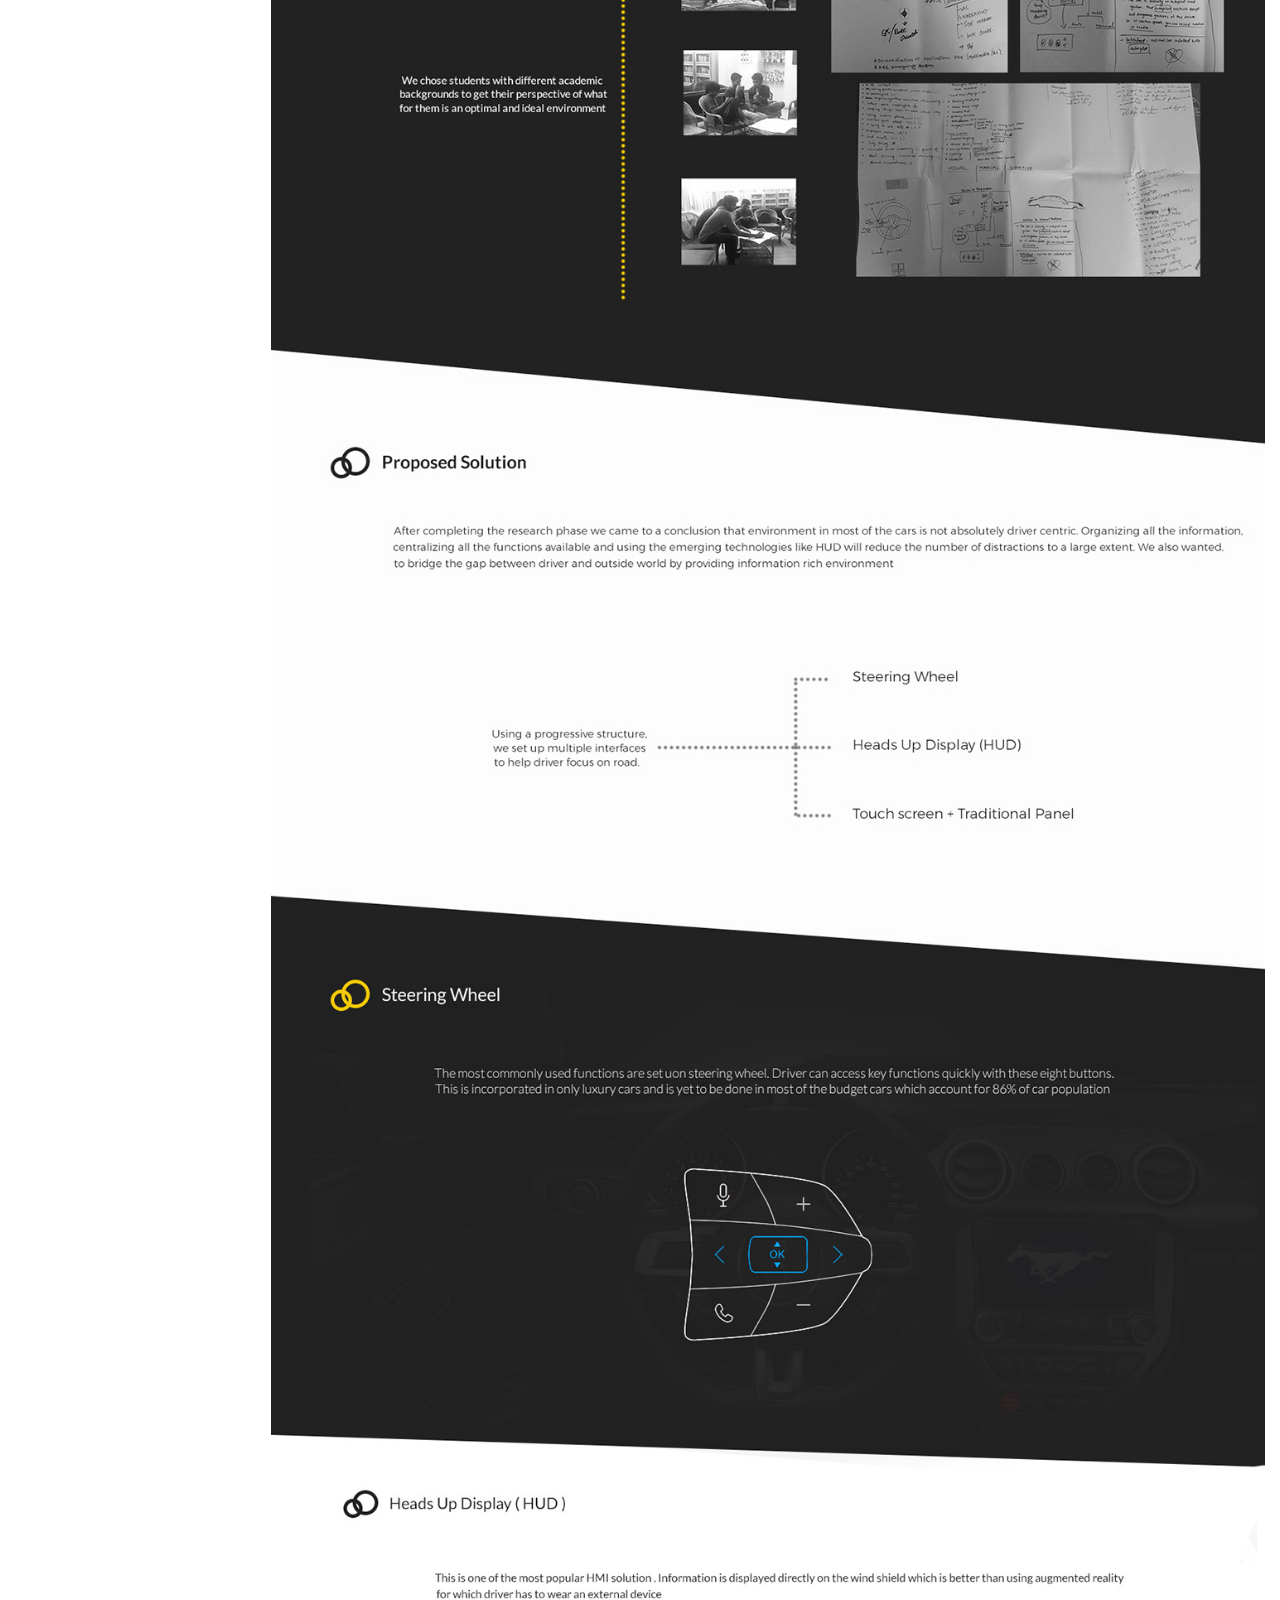
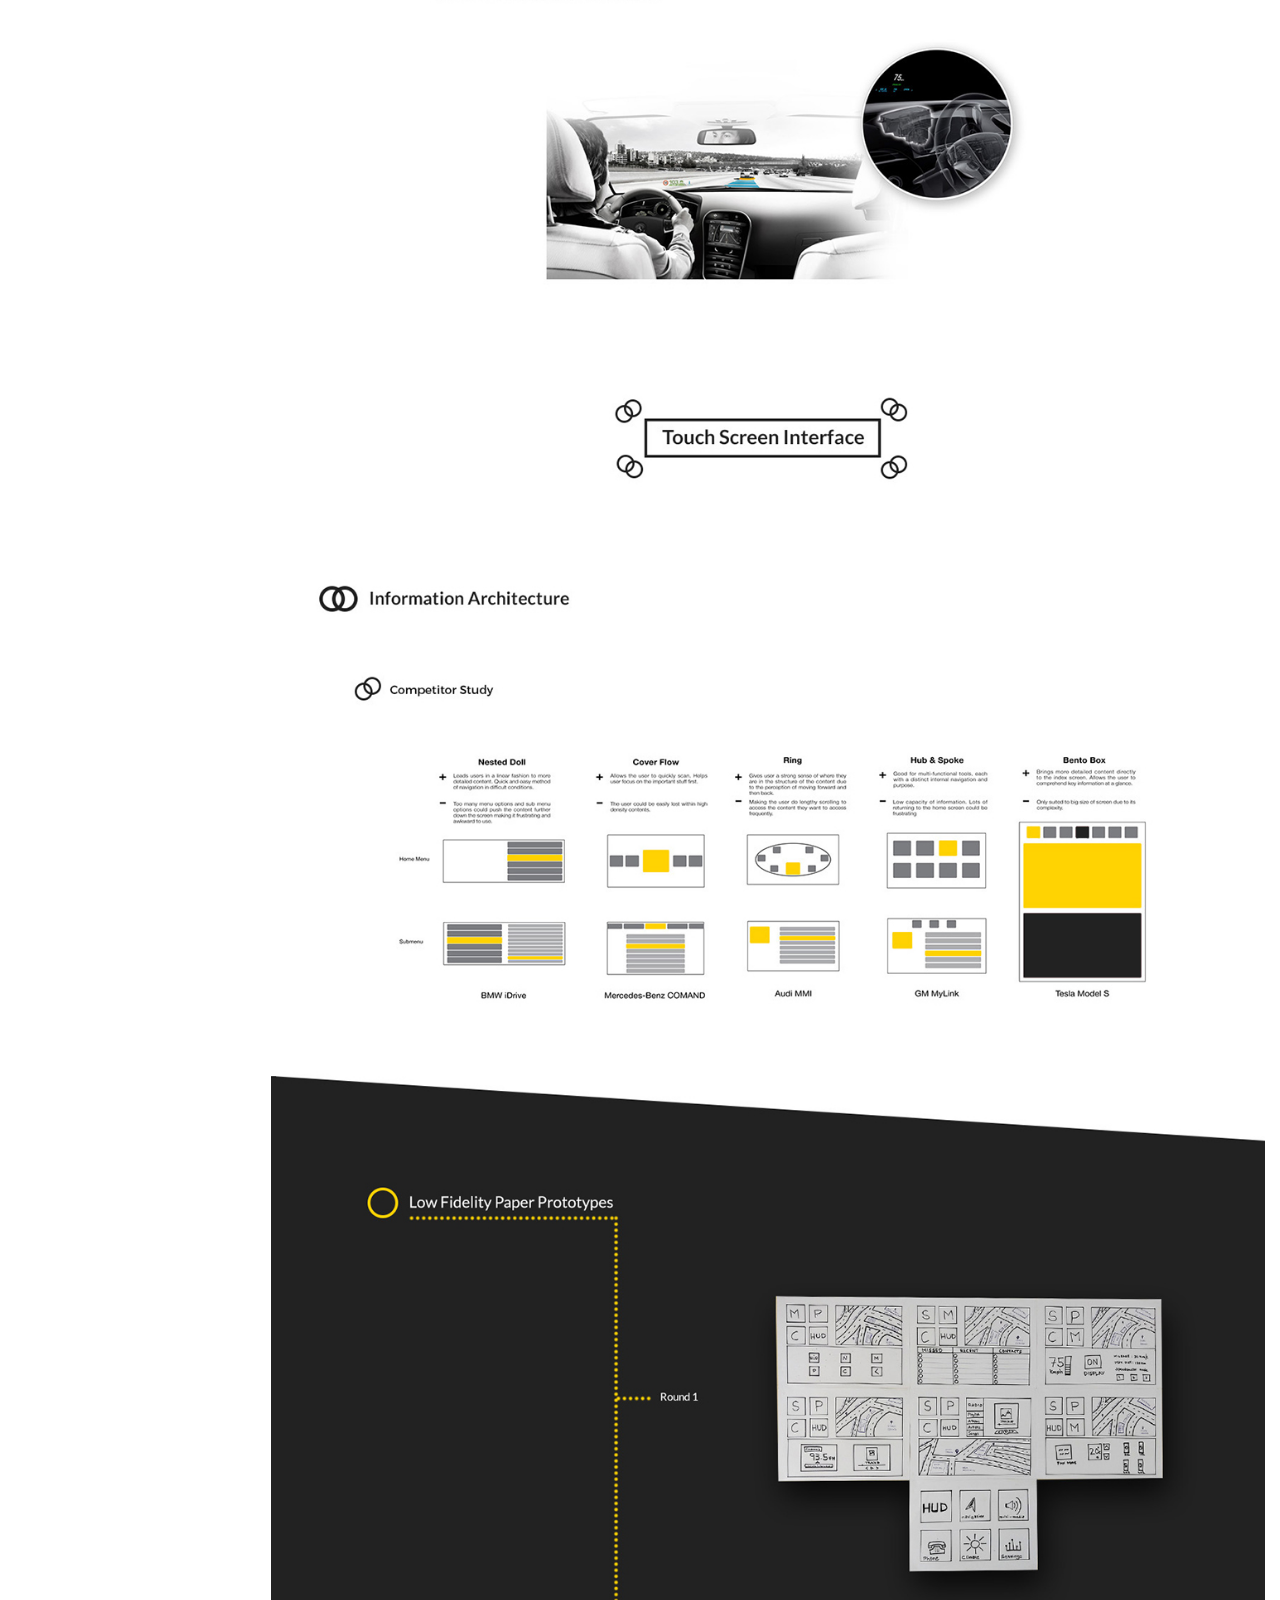
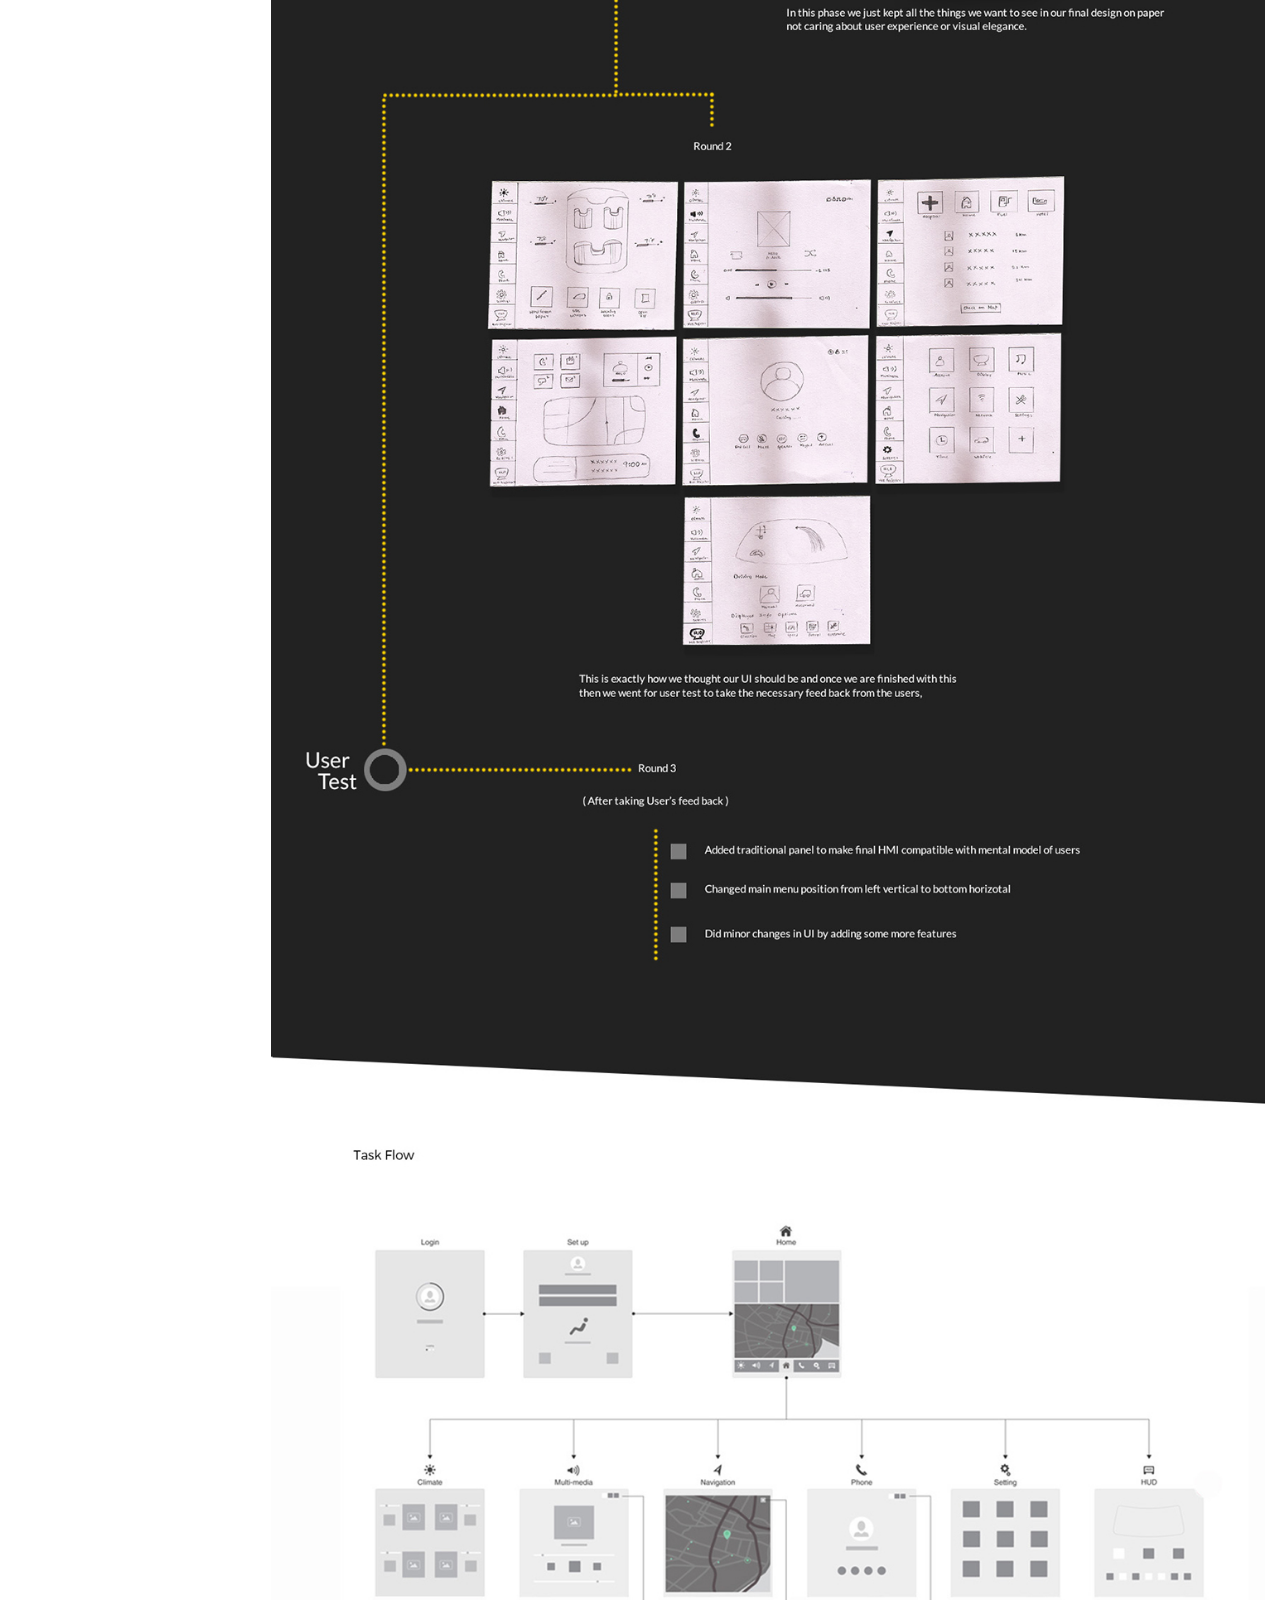
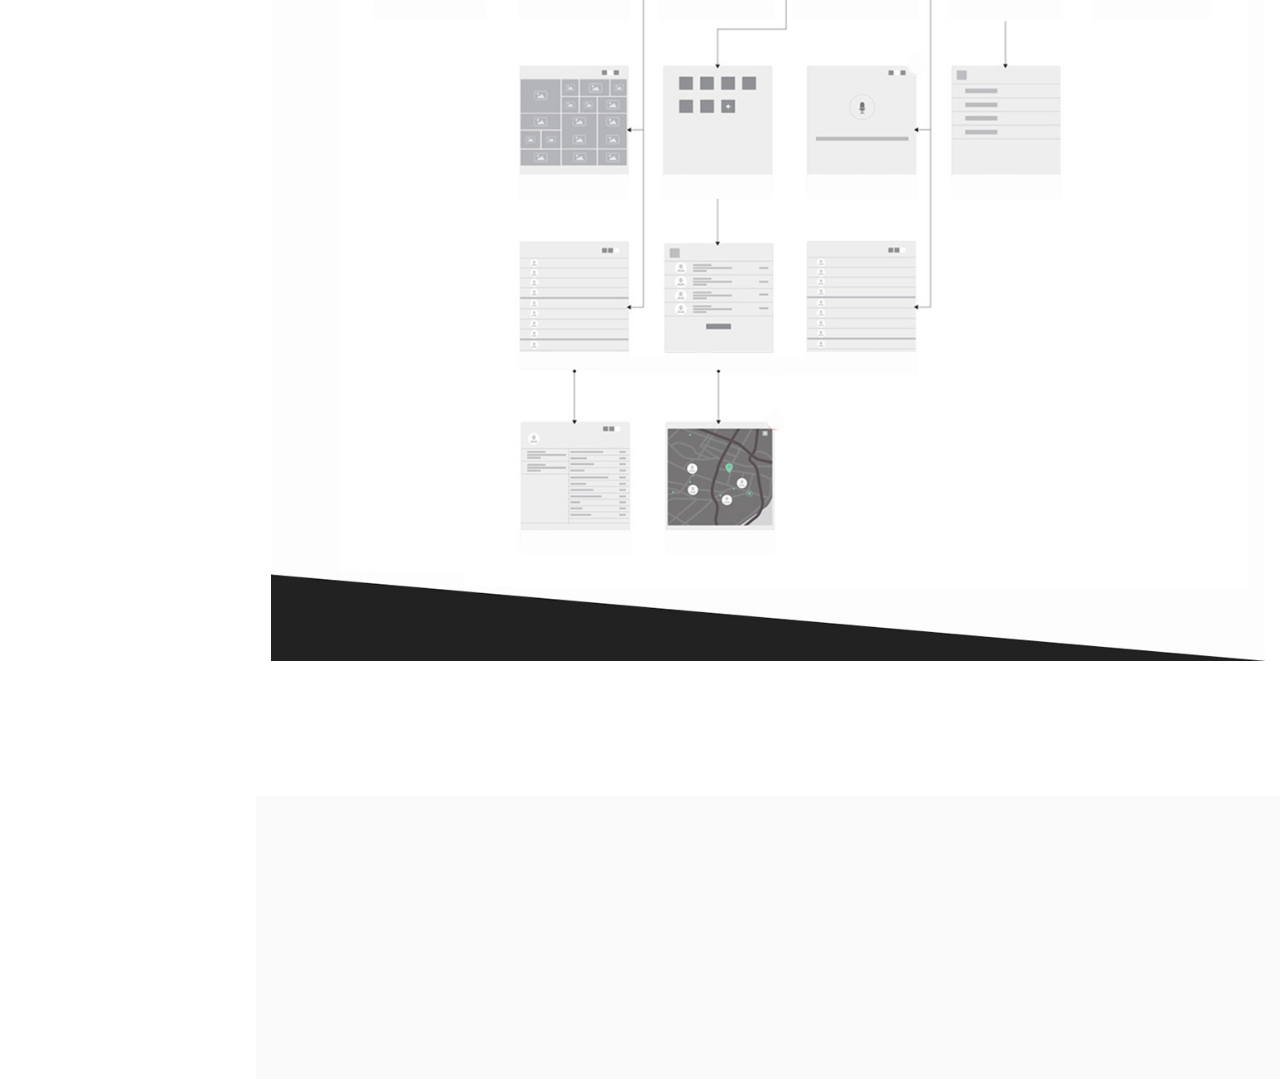
<file: work-automobile.html>
<!DOCTYPE HTML>
<html>
	<head>
	<meta charset="utf-8">
	<meta http-equiv="X-UA-Compatible" content="IE=edge">
	<title>Mahendra Indukuri</title>
	<meta name="viewport" content="width=device-width, initial-scale=1">
	<meta name="description" content="" />
	<meta name="keywords" content="" />
	<meta name="author" content="" />

  <!-- Facebook and Twitter integration -->
	<meta property="og:title" content=""/>
	<meta property="og:image" content=""/>
	<meta property="og:url" content=""/>
	<meta property="og:site_name" content=""/>
	<meta property="og:description" content=""/>
	<meta name="twitter:title" content="" />
	<meta name="twitter:image" content="" />
	<meta name="twitter:url" content="" />
	<meta name="twitter:card" content="" />

	<!-- Place favicon.ico and apple-touch-icon.png in the root directory -->
	<link rel="shortcut icon" href="favicon.ico">

	<link href="https://fonts.googleapis.com/css?family=Quicksand:300,400,500,700" rel="stylesheet">
	
	<!-- Animate.css -->
	<link rel="stylesheet" href="css/animate.css">
	<!-- Icomoon Icon Fonts-->
	<link rel="stylesheet" href="css/icomoon.css">
	<!-- Bootstrap  -->
	<link rel="stylesheet" href="css/bootstrap.css">
	<!-- Flexslider  -->
	<link rel="stylesheet" href="css/flexslider.css">
	<!-- Theme style  -->
	<link rel="stylesheet" href="css/style.css">

	<!-- Modernizr JS -->
	<script src="js/modernizr-2.6.2.min.js"></script>
	<!-- FOR IE9 below -->
	<!--[if lt IE 9]>
	<script src="js/respond.min.js"></script>
	<![endif]-->

	</head>
	<body>
	<div id="colorlib-page">
		<a href="#" class="js-colorlib-nav-toggle colorlib-nav-toggle"><i></i></a>
		<aside id="colorlib-aside" role="complementary" class="border js-fullheight">
			<nav id="colorlib-main-menu" role="navigation">
				<ul>
					<li><a href="index.html">Home</a></li>
					<li class="colorlib-active"><a href="work.html">Work</a></li>
					<li><a href="resume.html">Resume</a></li>
				</ul>
			</nav>

			<div class="colorlib-footer">
				<!--
					<p>
					<small>
					Link back to Colorlib can't be removed. Template is licensed under CC BY 3.0. 
					Copyright &copy;<script>document.write(new Date().getFullYear());</script> All rights reserved | This template is made with <i class="icon-heart" aria-hidden="true"></i> by <a href="https://colorlib.com" target="_blank">Colorlib</a>
					</small>
					</p>
				-->

				<ul>
					<li><a href="https://www.behance.net/MahendraVarma" target="_blank"><i class="icon-behance"></i></a></li>
					<li><a href="https://www.linkedin.com/in/mahendra-indukuri/" target="_blank"><i class="icon-linkedin2"></i></a></li>
					<li><a  href="mailto:imcvarma@gmail.com" target="_blank"> <i class="icon-mail5"></i></a></li>
				</ul>
			</div>

		</aside>

		<div id="colorlib-main">
			<div class="colorlib-work">
				<div class="container-fluid">
					<div class="row">
						<div class="col-md-12 col-md-offset-3 col-md-pull-3">
							<span class="heading-meta">Portfolio</span>
							<h2 class="colorlib-heading animate-box" data-animate-effect="fadeInLeft">Human Machine Interaction for Automobile Dashboard</h2>
						</div>
					</div>
					<div class="row">
						<div class="col-md-12 image-content">
							<img class="img-responsive" src="images/Automobile01.jpg" alt="HTML5 Bootstrap Template by colorlib.com">
							<img class="img-responsive" src="images/Automobile02.jpg" alt="HTML5 Bootstrap Template by colorlib.com">
						</div>
					</div>
				</div>
			</div>

	

			<div id="get-in-touch" class="colorlib-bg-color">
				<div class="colorlib-narrow-content">
					<div class="row">
						<div class="col-md-6 animate-box" data-animate-effect="fadeInLeft">
							<h2>Get in Touch!</h2>
						</div>
					</div>
					<div class="row">
						<div class="col-md-6 col-md-offset-3 col-md-pull-3 animate-box" data-animate-effect="fadeInLeft">
							<p class="colorlib-lead">Please contact me by <a href = "mailto: imcvarma@gmail.com"> email </a>  regarding any oppurtunities in digital product design.</p>
							<p><a href="work.html" class="btn btn-primary btn-learn">Back to Portfolio</a></p>
						</div>
						
					</div>
				</div>
			</div>
		</div>
	</div>

	<!-- jQuery -->
	<script src="js/jquery.min.js"></script>
	<!-- jQuery Easing -->
	<script src="js/jquery.easing.1.3.js"></script>
	<!-- Bootstrap -->
	<script src="js/bootstrap.min.js"></script>
	<!-- Waypoints -->
	<script src="js/jquery.waypoints.min.js"></script>
	<!-- Flexslider -->
	<script src="js/jquery.flexslider-min.js"></script>
	<!-- Sticky Kit -->
	<script src="js/sticky-kit.min.js"></script>
	
	
	<!-- MAIN JS -->
	<script src="js/main.js"></script>

	</body>
</html>
</file>
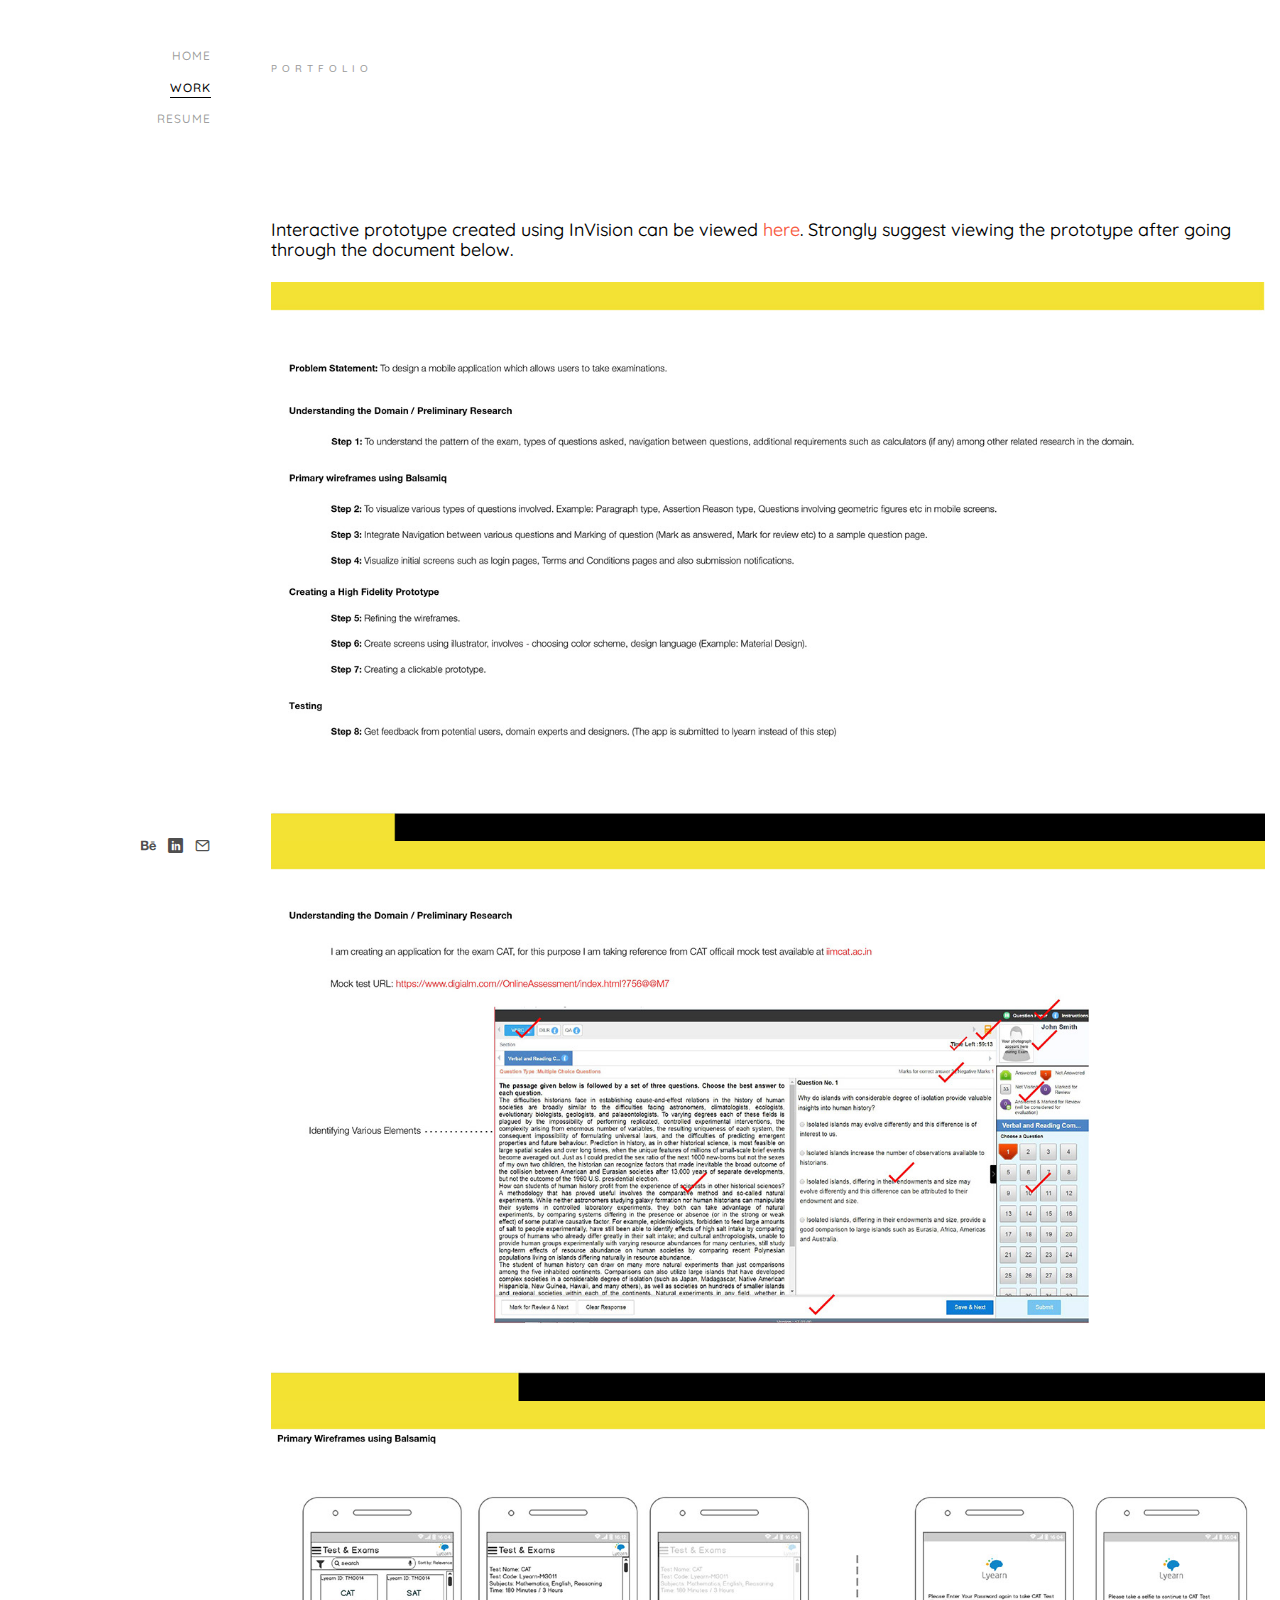
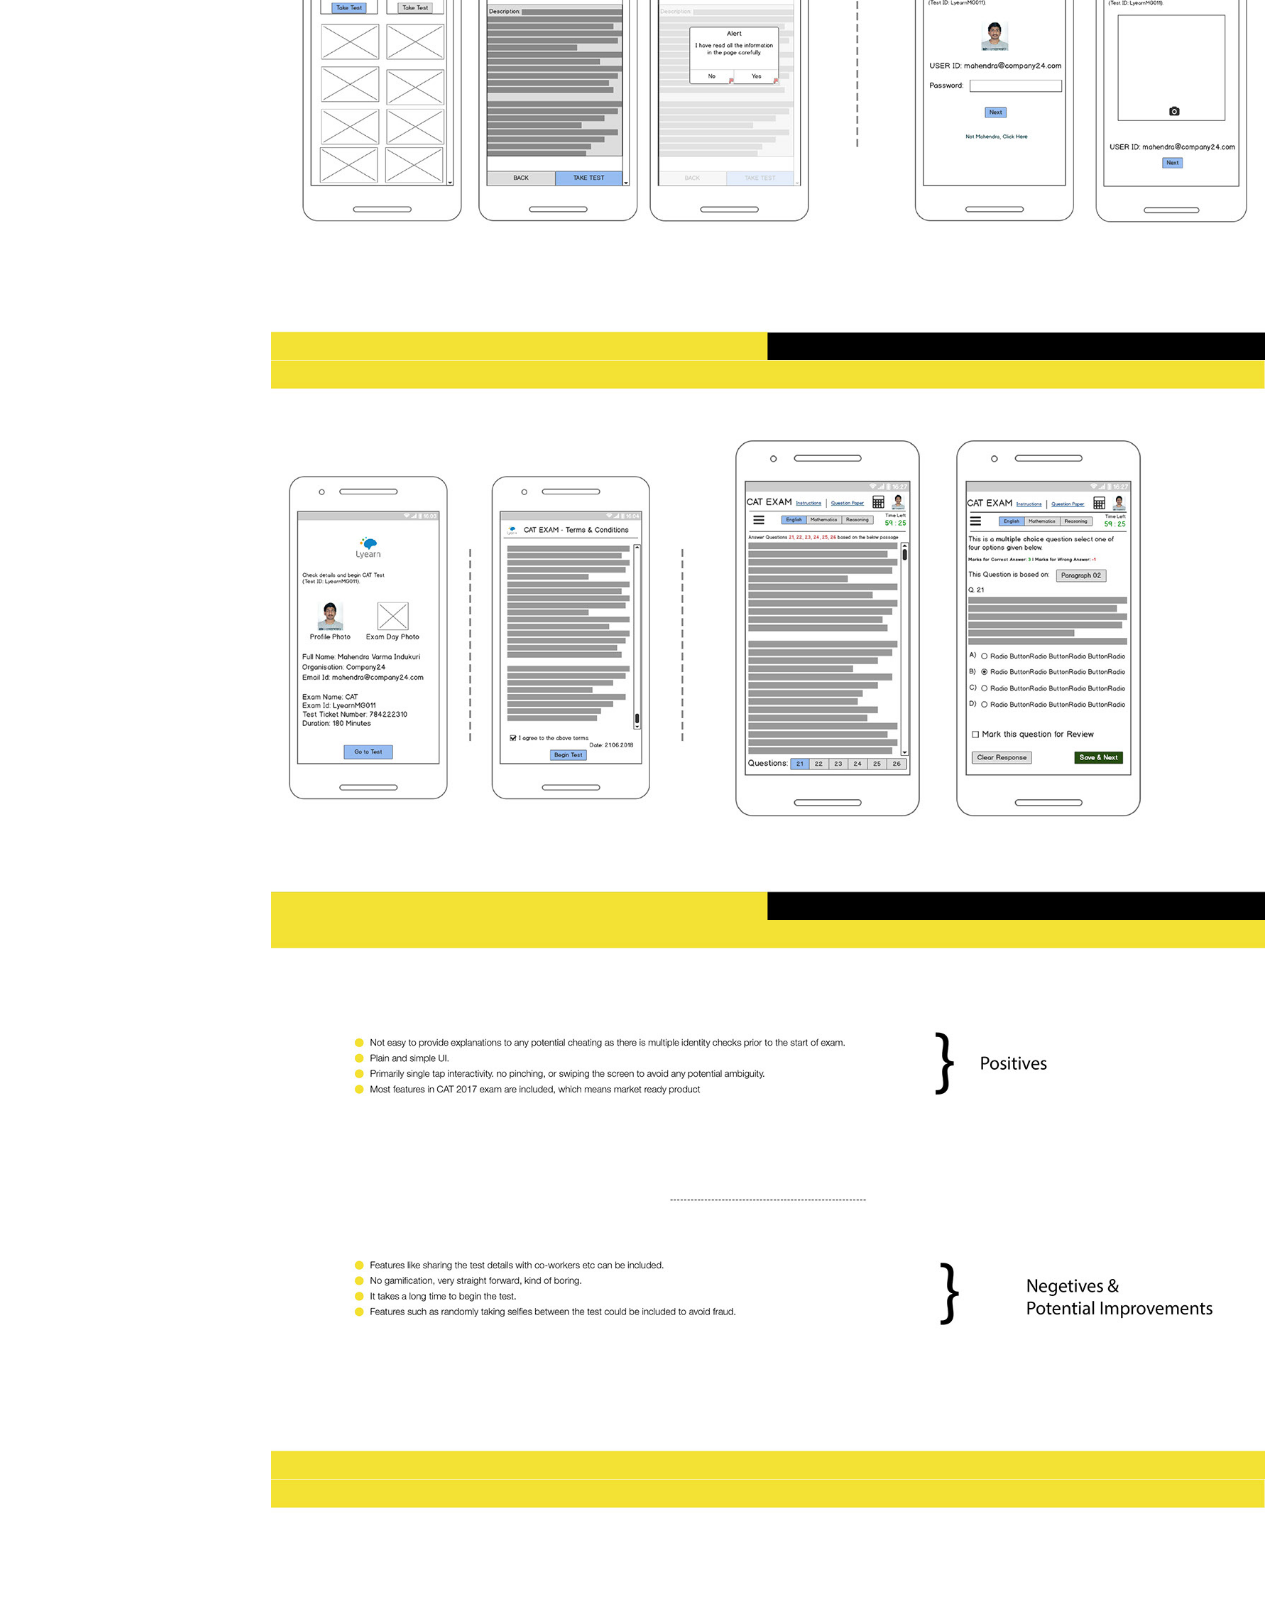
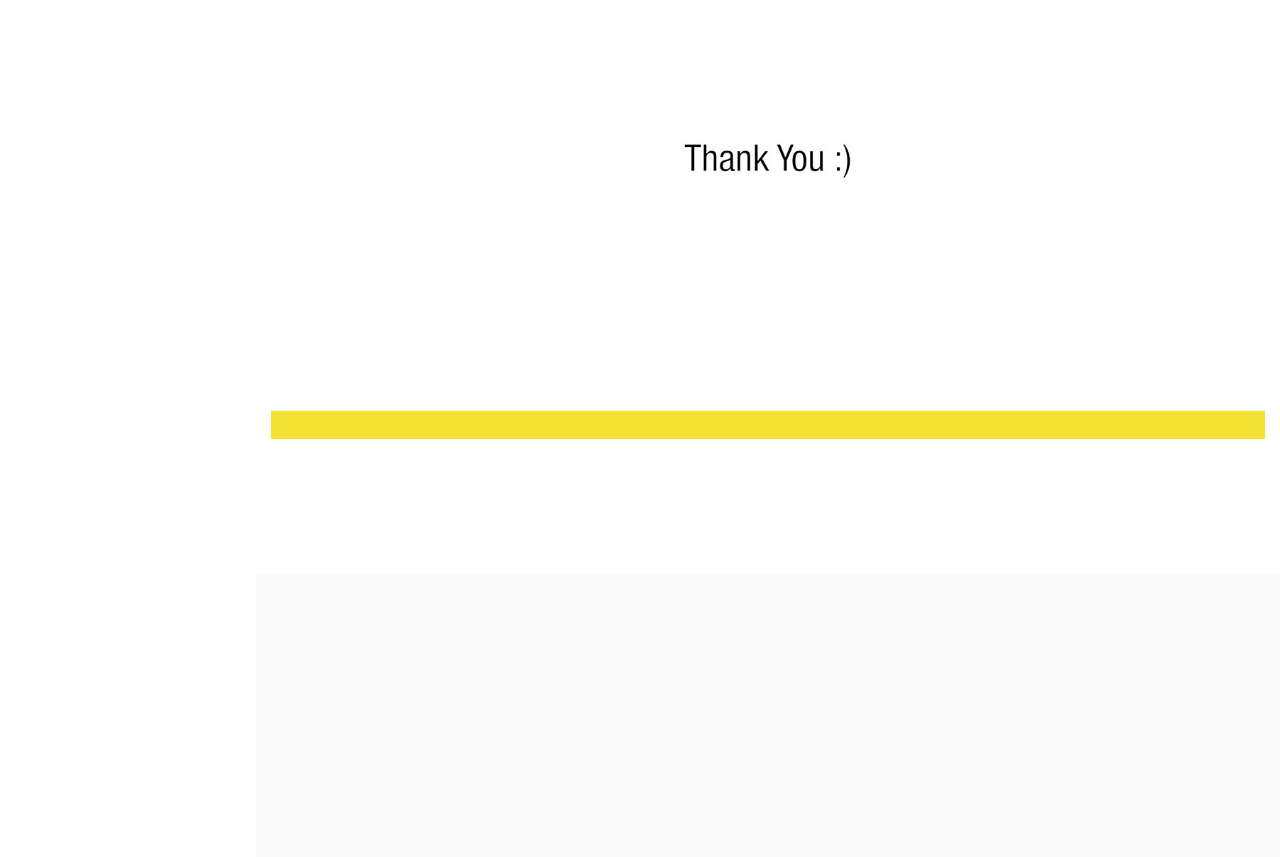
<file: work-cat.html>
<!DOCTYPE HTML>
<html>
	<head>
	<meta charset="utf-8">
	<meta http-equiv="X-UA-Compatible" content="IE=edge">
	<title>Mahendra Indukuri</title>
	<meta name="viewport" content="width=device-width, initial-scale=1">
	<meta name="description" content="" />
	<meta name="keywords" content="" />
	<meta name="author" content="" />

  <!-- Facebook and Twitter integration -->
	<meta property="og:title" content=""/>
	<meta property="og:image" content=""/>
	<meta property="og:url" content=""/>
	<meta property="og:site_name" content=""/>
	<meta property="og:description" content=""/>
	<meta name="twitter:title" content="" />
	<meta name="twitter:image" content="" />
	<meta name="twitter:url" content="" />
	<meta name="twitter:card" content="" />

	<!-- Place favicon.ico and apple-touch-icon.png in the root directory -->
	<link rel="shortcut icon" href="favicon.ico">

	<link href="https://fonts.googleapis.com/css?family=Quicksand:300,400,500,700" rel="stylesheet">
	
	<!-- Animate.css -->
	<link rel="stylesheet" href="css/animate.css">
	<!-- Icomoon Icon Fonts-->
	<link rel="stylesheet" href="css/icomoon.css">
	<!-- Bootstrap  -->
	<link rel="stylesheet" href="css/bootstrap.css">
	<!-- Flexslider  -->
	<link rel="stylesheet" href="css/flexslider.css">
	<!-- Theme style  -->
	<link rel="stylesheet" href="css/style.css">

	<!-- Modernizr JS -->
	<script src="js/modernizr-2.6.2.min.js"></script>
	<!-- FOR IE9 below -->
	<!--[if lt IE 9]>
	<script src="js/respond.min.js"></script>
	<![endif]-->

	</head>
	<body>
	<div id="colorlib-page">
		<a href="#" class="js-colorlib-nav-toggle colorlib-nav-toggle"><i></i></a>
		<aside id="colorlib-aside" role="complementary" class="border js-fullheight">
			<nav id="colorlib-main-menu" role="navigation">
				<ul>
					<li><a href="index.html">Home</a></li>
					<li class="colorlib-active"><a href="work.html">Work</a></li>
					<li><a href="resume.html">Resume</a></li>
				</ul>
			</nav>

			<div class="colorlib-footer">
				<!--
					<p>
					<small>
					Link back to Colorlib can't be removed. Template is licensed under CC BY 3.0. 
					Copyright &copy;<script>document.write(new Date().getFullYear());</script> All rights reserved | This template is made with <i class="icon-heart" aria-hidden="true"></i> by <a href="https://colorlib.com" target="_blank">Colorlib</a>
					</small>
					</p>
				-->

				<ul>
					<li><a href="https://www.behance.net/MahendraVarma" target="_blank"><i class="icon-behance"></i></a></li>
					<li><a href="https://www.linkedin.com/in/mahendra-indukuri/" target="_blank"><i class="icon-linkedin2"></i></a></li>
					<li><a  href="mailto:imcvarma@gmail.com" target="_blank"> <i class="icon-mail5"></i></a></li>
				</ul>
			</div>

		</aside>

		<div id="colorlib-main">

			<div class="colorlib-work">
				<div class="container-fluid">
					<div class="row">
						<div class="col-md-12 col-md-offset-3 col-md-pull-3">
							<span class="heading-meta">Portfolio</span>
							<h2 class="colorlib-heading animate-box" data-animate-effect="fadeInLeft">Examination Application (Android Tablet)</h2>
						</div>
					</div>
					<div class="row">
						<div class="col-md-12 image-content">
							<p> <h4>Interactive prototype created using InVision can be viewed <a href="https://invis.io/BZLG1RE2X4S" target="_blank">here</a>. Strongly suggest viewing the prototype after going through the document below.</h4></p>
							<img class="img-responsive" src="images/CAT02.jpg" alt="HTML5 Bootstrap Template by colorlib.com">
							<img class="img-responsive" src="images/CAT03.jpg" alt="HTML5 Bootstrap Template by colorlib.com">
							<img class="img-responsive" src="images/CAT04.jpg" alt="HTML5 Bootstrap Template by colorlib.com">
							<img class="img-responsive" src="images/CAT05.jpg" alt="HTML5 Bootstrap Template by colorlib.com">
							<img class="img-responsive" src="images/CAT06.jpg" alt="HTML5 Bootstrap Template by colorlib.com">
							<img class="img-responsive" src="images/CAT07.jpg" alt="HTML5 Bootstrap Template by colorlib.com">
						</div>
					</div>
				</div>
			</div>

			<div id="get-in-touch" class="colorlib-bg-color">
				<div class="colorlib-narrow-content">
					<div class="row">
						<div class="col-md-6 animate-box" data-animate-effect="fadeInLeft">
							<h2>Get in Touch!</h2>
						</div>
					</div>
					<div class="row">
						<div class="col-md-6 col-md-offset-3 col-md-pull-3 animate-box" data-animate-effect="fadeInLeft">
							<p class="colorlib-lead">Please contact me by <a href = "mailto: imcvarma@gmail.com"> email </a>  regarding any oppurtunities in digital product design.</p>
							<p><a href="work.html" class="btn btn-primary btn-learn">Back to Portfolio</a></p>
						</div>
						
					</div>
				</div>
			</div>
		</div>
	</div>

	<!-- jQuery -->
	<script src="js/jquery.min.js"></script>
	<!-- jQuery Easing -->
	<script src="js/jquery.easing.1.3.js"></script>
	<!-- Bootstrap -->
	<script src="js/bootstrap.min.js"></script>
	<!-- Waypoints -->
	<script src="js/jquery.waypoints.min.js"></script>
	<!-- Flexslider -->
	<script src="js/jquery.flexslider-min.js"></script>
	<!-- Sticky Kit -->
	<script src="js/sticky-kit.min.js"></script>
	
	
	<!-- MAIN JS -->
	<script src="js/main.js"></script>

	</body>
</html>
</file>
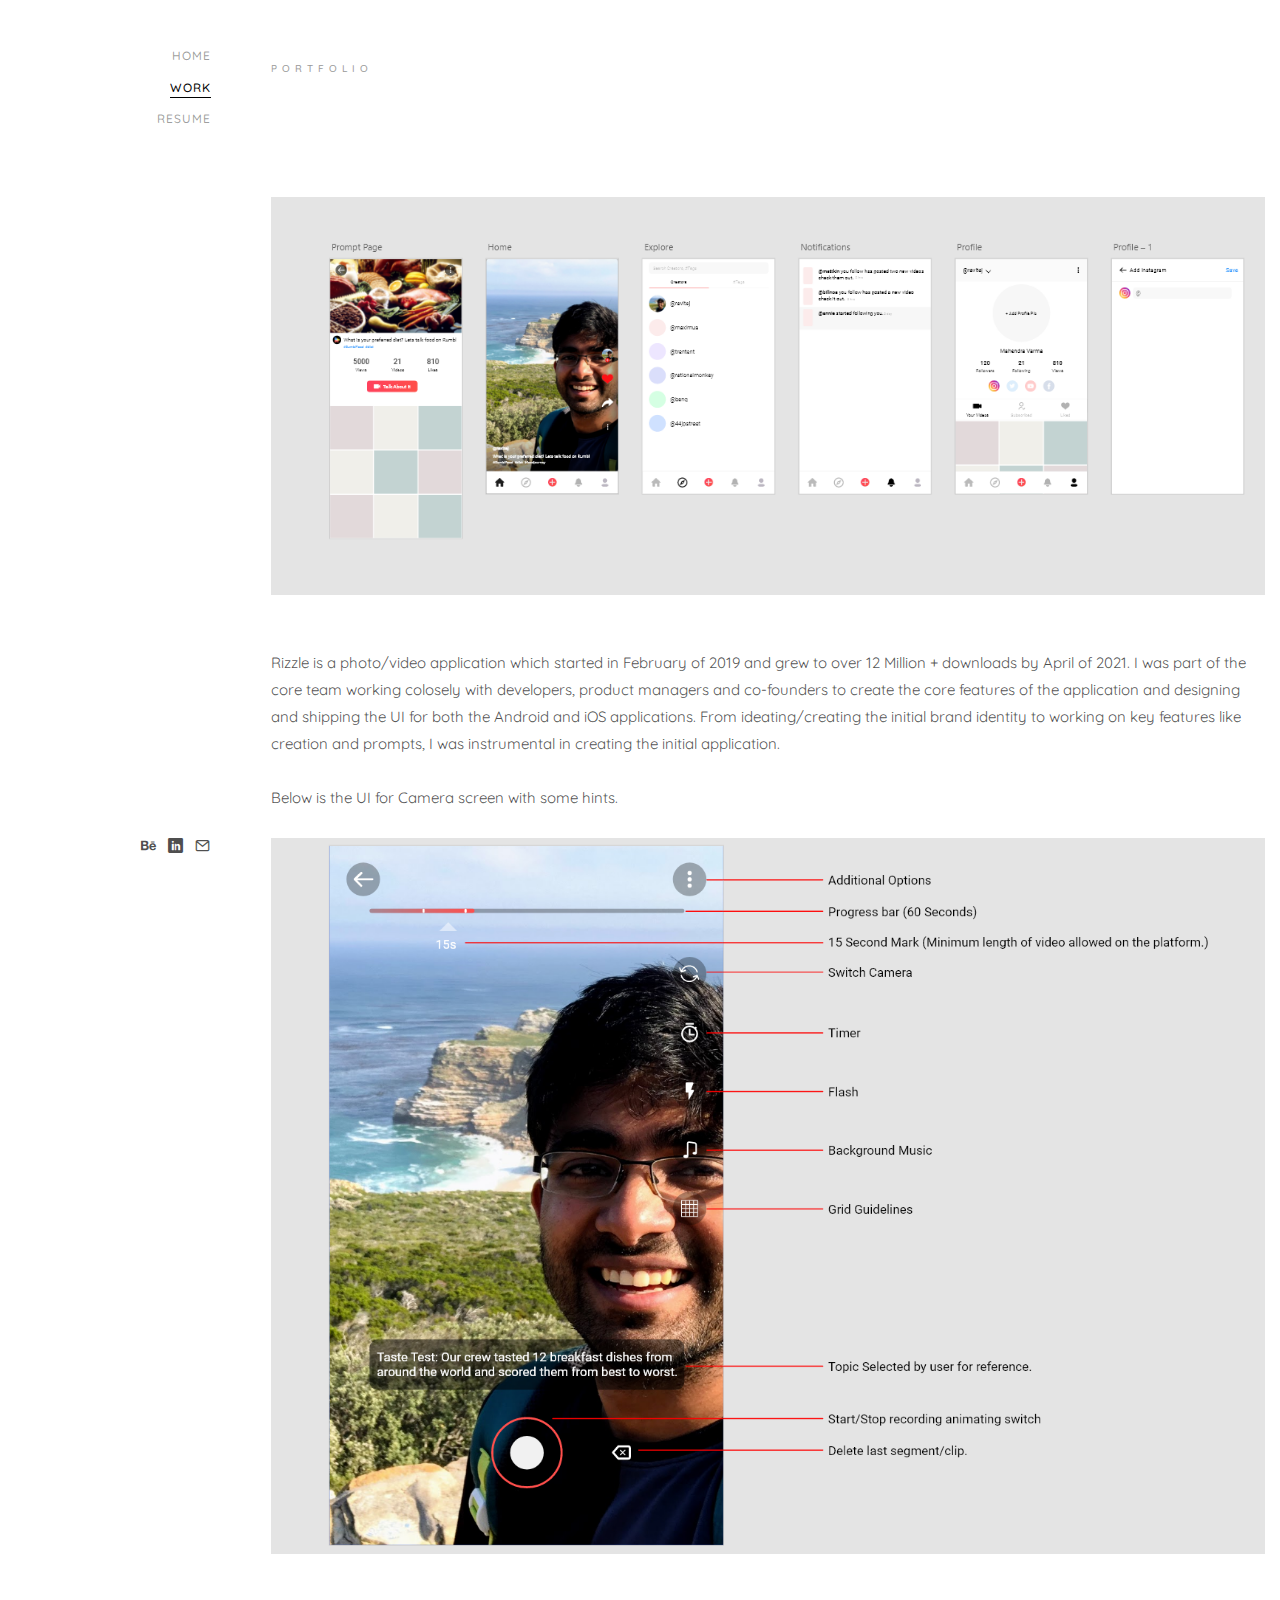
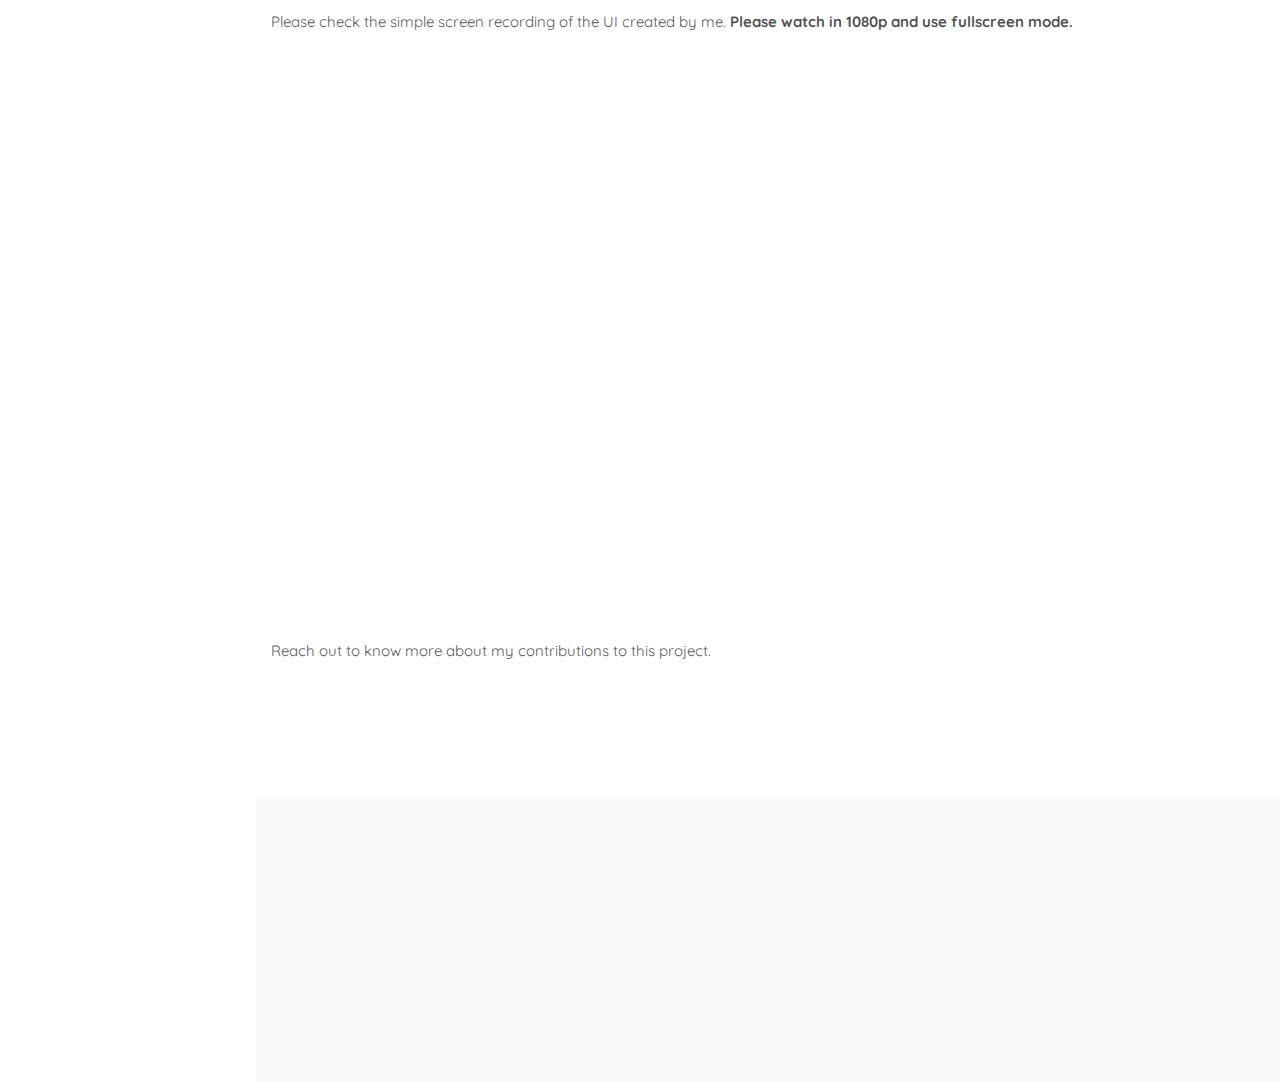
<file: work-riz.html>
<!DOCTYPE HTML>
<html>
	<head>
	<meta charset="utf-8">
	<meta http-equiv="X-UA-Compatible" content="IE=edge">
	<title>Mahendra Indukuri</title>
	<meta name="viewport" content="width=device-width, initial-scale=1">
	<meta name="description" content="" />
	<meta name="keywords" content="" />
	<meta name="author" content="" />

  <!-- Facebook and Twitter integration -->
	<meta property="og:title" content=""/>
	<meta property="og:image" content=""/>
	<meta property="og:url" content=""/>
	<meta property="og:site_name" content=""/>
	<meta property="og:description" content=""/>
	<meta name="twitter:title" content="" />
	<meta name="twitter:image" content="" />
	<meta name="twitter:url" content="" />
	<meta name="twitter:card" content="" />

	<!-- Place favicon.ico and apple-touch-icon.png in the root directory -->
	<link rel="shortcut icon" href="favicon.ico">

	<link href="https://fonts.googleapis.com/css?family=Quicksand:300,400,500,700" rel="stylesheet">
	
	<!-- Animate.css -->
	<link rel="stylesheet" href="css/animate.css">
	<!-- Icomoon Icon Fonts-->
	<link rel="stylesheet" href="css/icomoon.css">
	<!-- Bootstrap  -->
	<link rel="stylesheet" href="css/bootstrap.css">
	<!-- Flexslider  -->
	<link rel="stylesheet" href="css/flexslider.css">
	<!-- Theme style  -->
	<link rel="stylesheet" href="css/style.css">

	<!-- Modernizr JS -->
	<script src="js/modernizr-2.6.2.min.js"></script>
	<!-- FOR IE9 below -->
	<!--[if lt IE 9]>
	<script src="js/respond.min.js"></script>
	<![endif]-->

	</head>
	<body>
	<div id="colorlib-page">
		<a href="#" class="js-colorlib-nav-toggle colorlib-nav-toggle"><i></i></a>
		<aside id="colorlib-aside" role="complementary" class="border js-fullheight">
			<nav id="colorlib-main-menu" role="navigation">
				<ul>
					<li><a href="index.html">Home</a></li>
					<li class="colorlib-active"><a href="work.html">Work</a></li>
					<li><a href="resume.html">Resume</a></li>
				</ul>
			</nav>

			<div class="colorlib-footer">
				<!--
					<p>
					<small>
					Link back to Colorlib can't be removed. Template is licensed under CC BY 3.0. 
					Copyright &copy;<script>document.write(new Date().getFullYear());</script> All rights reserved | This template is made with <i class="icon-heart" aria-hidden="true"></i> by <a href="https://colorlib.com" target="_blank">Colorlib</a>
					</small>
					</p>
				-->

				<ul>
					<li><a href="https://www.behance.net/MahendraVarma" target="_blank"><i class="icon-behance"></i></a></li>
					<li><a href="https://www.linkedin.com/in/mahendra-indukuri/" target="_blank"><i class="icon-linkedin2"></i></a></li>
					<li><a  href="mailto:imcvarma@gmail.com" target="_blank"> <i class="icon-mail5"></i></a></li>
				</ul>
			</div>

		</aside>

		<div id="colorlib-main">

			<div class="colorlib-work">
				<div class="container-fluid">
					<div class="row">
						<div class="col-md-12 col-md-offset-3 col-md-pull-3">
							<span class="heading-meta">Portfolio</span>
							<h2 class="colorlib-heading animate-box" data-animate-effect="fadeInLeft">Rizzle Photo/Video Social App</h2>
						</div>
					</div>
					<div class="row">
						<div class="col-md-12 image-content">
							<img class="img-responsive" src="images/RIZ01.PNG" alt="Error loading image">
							<br><br>
							Rizzle is a photo/video application which started in February of 2019 and grew to over 12 Million + downloads by April of 2021. I was part of the core team working colosely with developers, product managers and co-founders to create the core features of the application and designing and shipping the UI for both the Android and iOS applications.
							From ideating/creating the initial brand identity to working on key features like creation and prompts, I was instrumental in creating the initial application. 
							<br><br>Below is the UI for Camera screen with some hints. 
							<br><br>
							<img class="img-responsive" src="images/RIZ02.PNG" alt="Error loading image"> 
							<br><br>
							Please check the simple screen recording of the UI created by me. <b>Please watch in 1080p and use fullscreen mode.</b>
							<br><br>
							<span> 
							<iframe width="960" height="540" src="https://www.youtube.com/embed/aPM2QFO4Yrg" title="YouTube video player" frameborder="0" allow="accelerometer; autoplay; clipboard-write; encrypted-media; gyroscope; picture-in-picture" allowfullscreen></iframe>
						    </span>
							<br><br>
							Reach out to know more about my contributions to this project.
						</div>
					</div>
				</div>
			</div>

			

			<div id="get-in-touch" class="colorlib-bg-color">
				<div class="colorlib-narrow-content">
					<div class="row">
						<div class="col-md-6 animate-box" data-animate-effect="fadeInLeft">
							<h2>Get in Touch!</h2>
						</div>
					</div>
					<div class="row">
						<div class="col-md-6 col-md-offset-3 col-md-pull-3 animate-box" data-animate-effect="fadeInLeft">
							<p class="colorlib-lead">Please contact me by <a href = "mailto: imcvarma@gmail.com"> email </a>  regarding any oppurtunities in digital product design.</p>
							<p><a href="work.html" class="btn btn-primary btn-learn">Back to Portfolio</a></p>
						</div>
						
					</div>
				</div>
			</div>
		</div>
	</div>

	<!-- jQuery -->
	<script src="js/jquery.min.js"></script>
	<!-- jQuery Easing -->
	<script src="js/jquery.easing.1.3.js"></script>
	<!-- Bootstrap -->
	<script src="js/bootstrap.min.js"></script>
	<!-- Waypoints -->
	<script src="js/jquery.waypoints.min.js"></script>
	<!-- Flexslider -->
	<script src="js/jquery.flexslider-min.js"></script>
	<!-- Sticky Kit -->
	<script src="js/sticky-kit.min.js"></script>
	
	
	<!-- MAIN JS -->
	<script src="js/main.js"></script>

	</body>
</html>
</file>
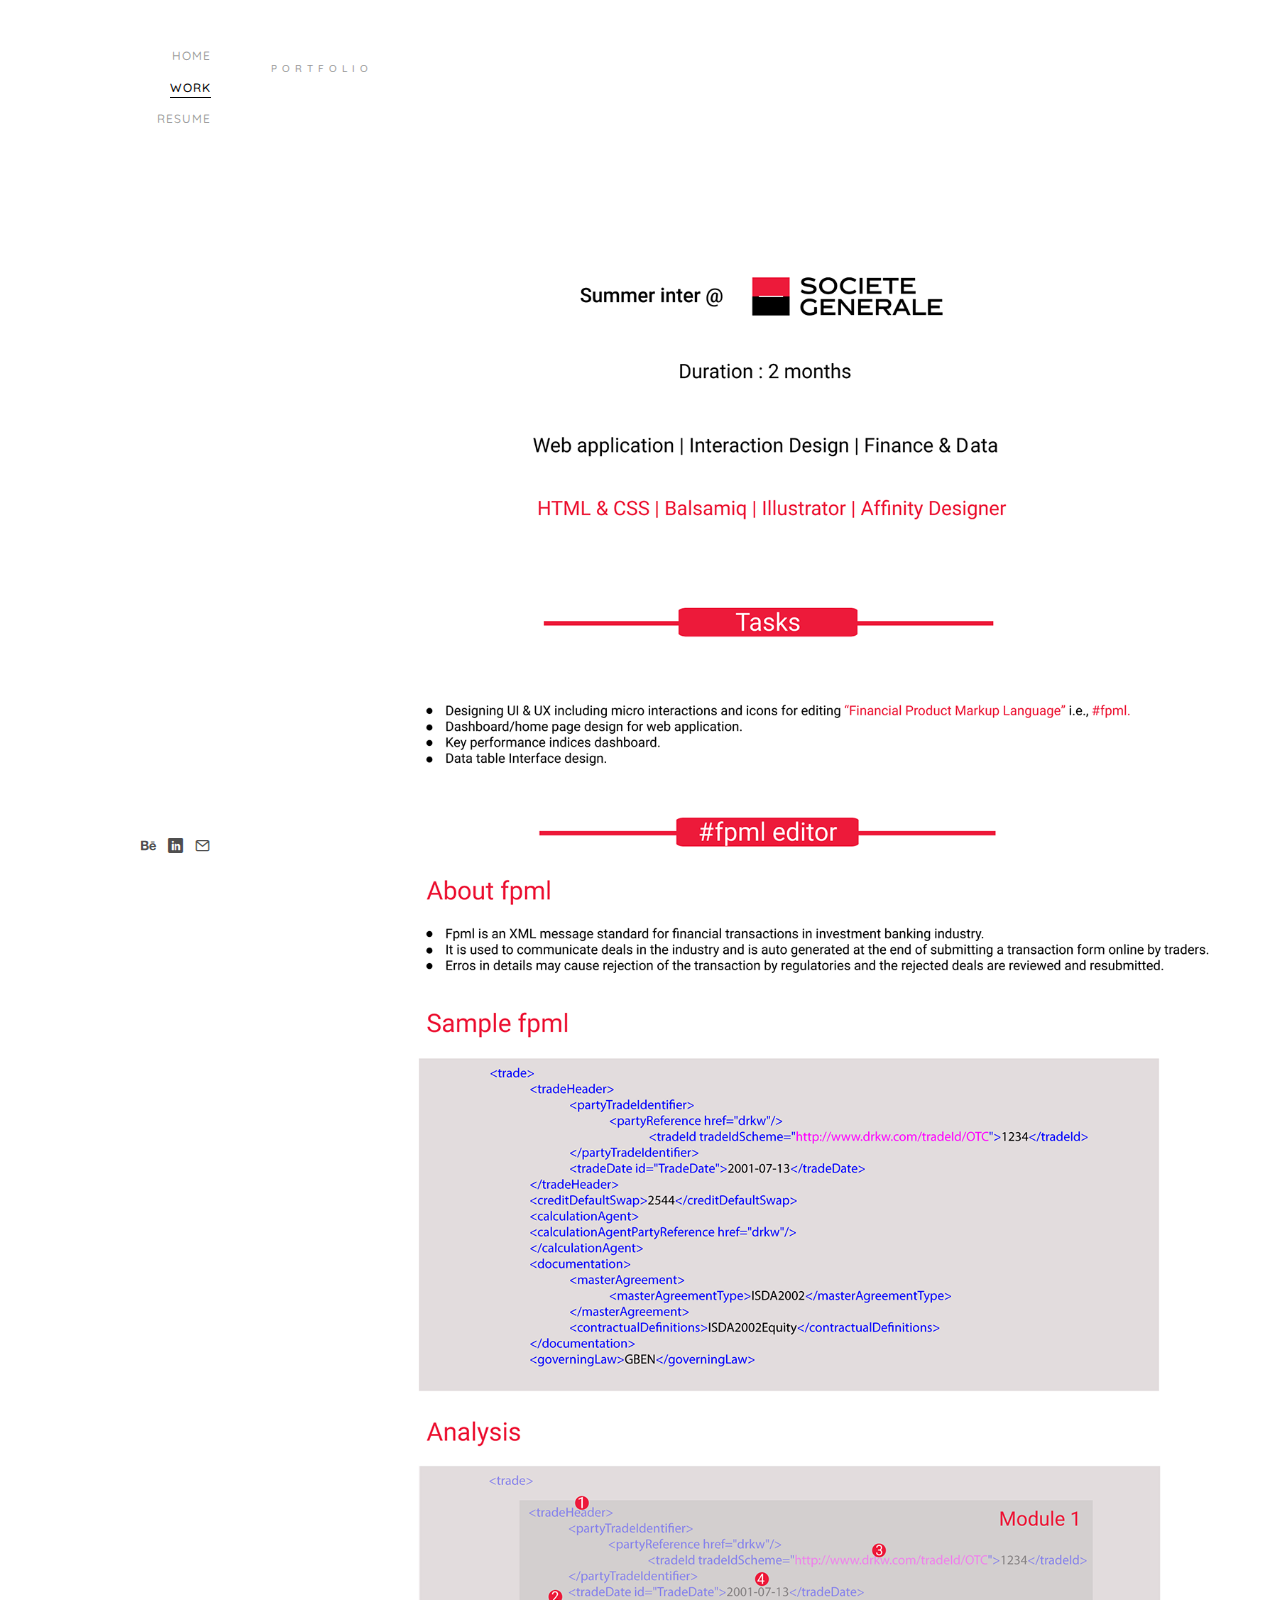
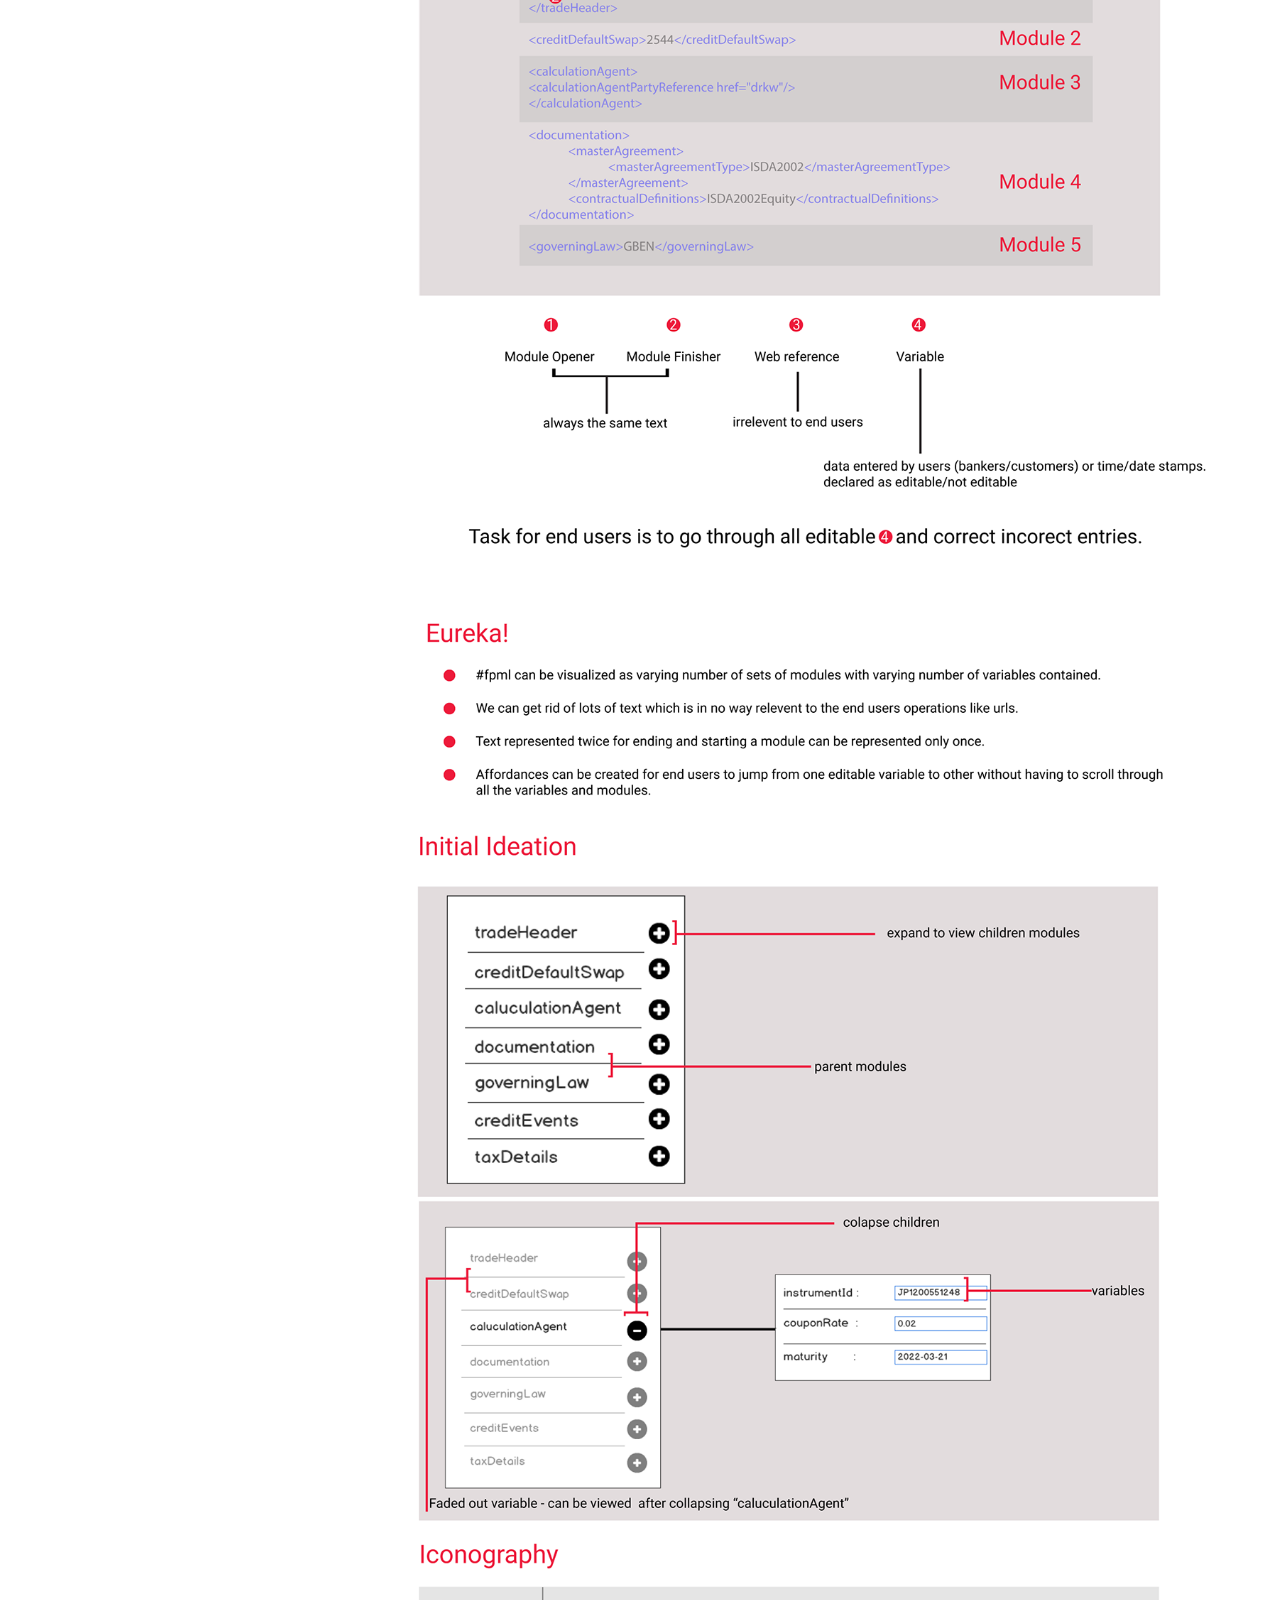
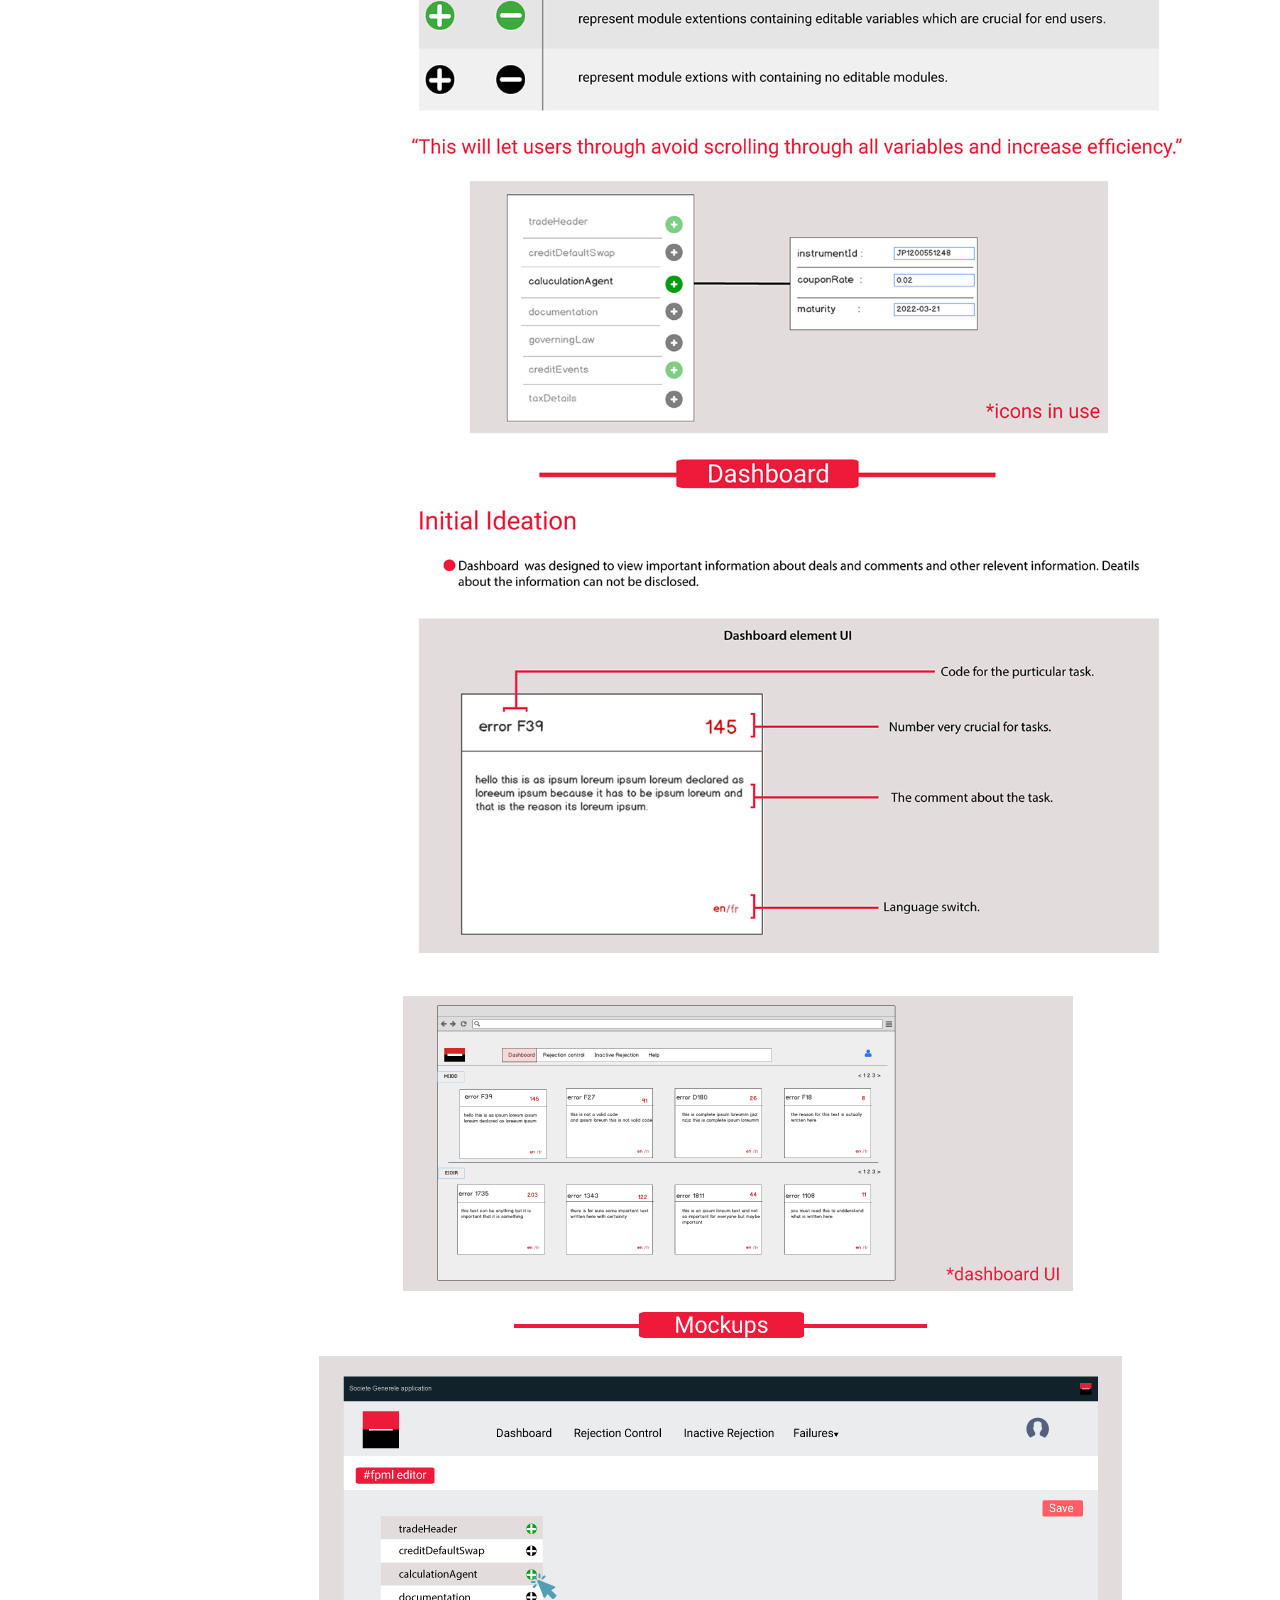
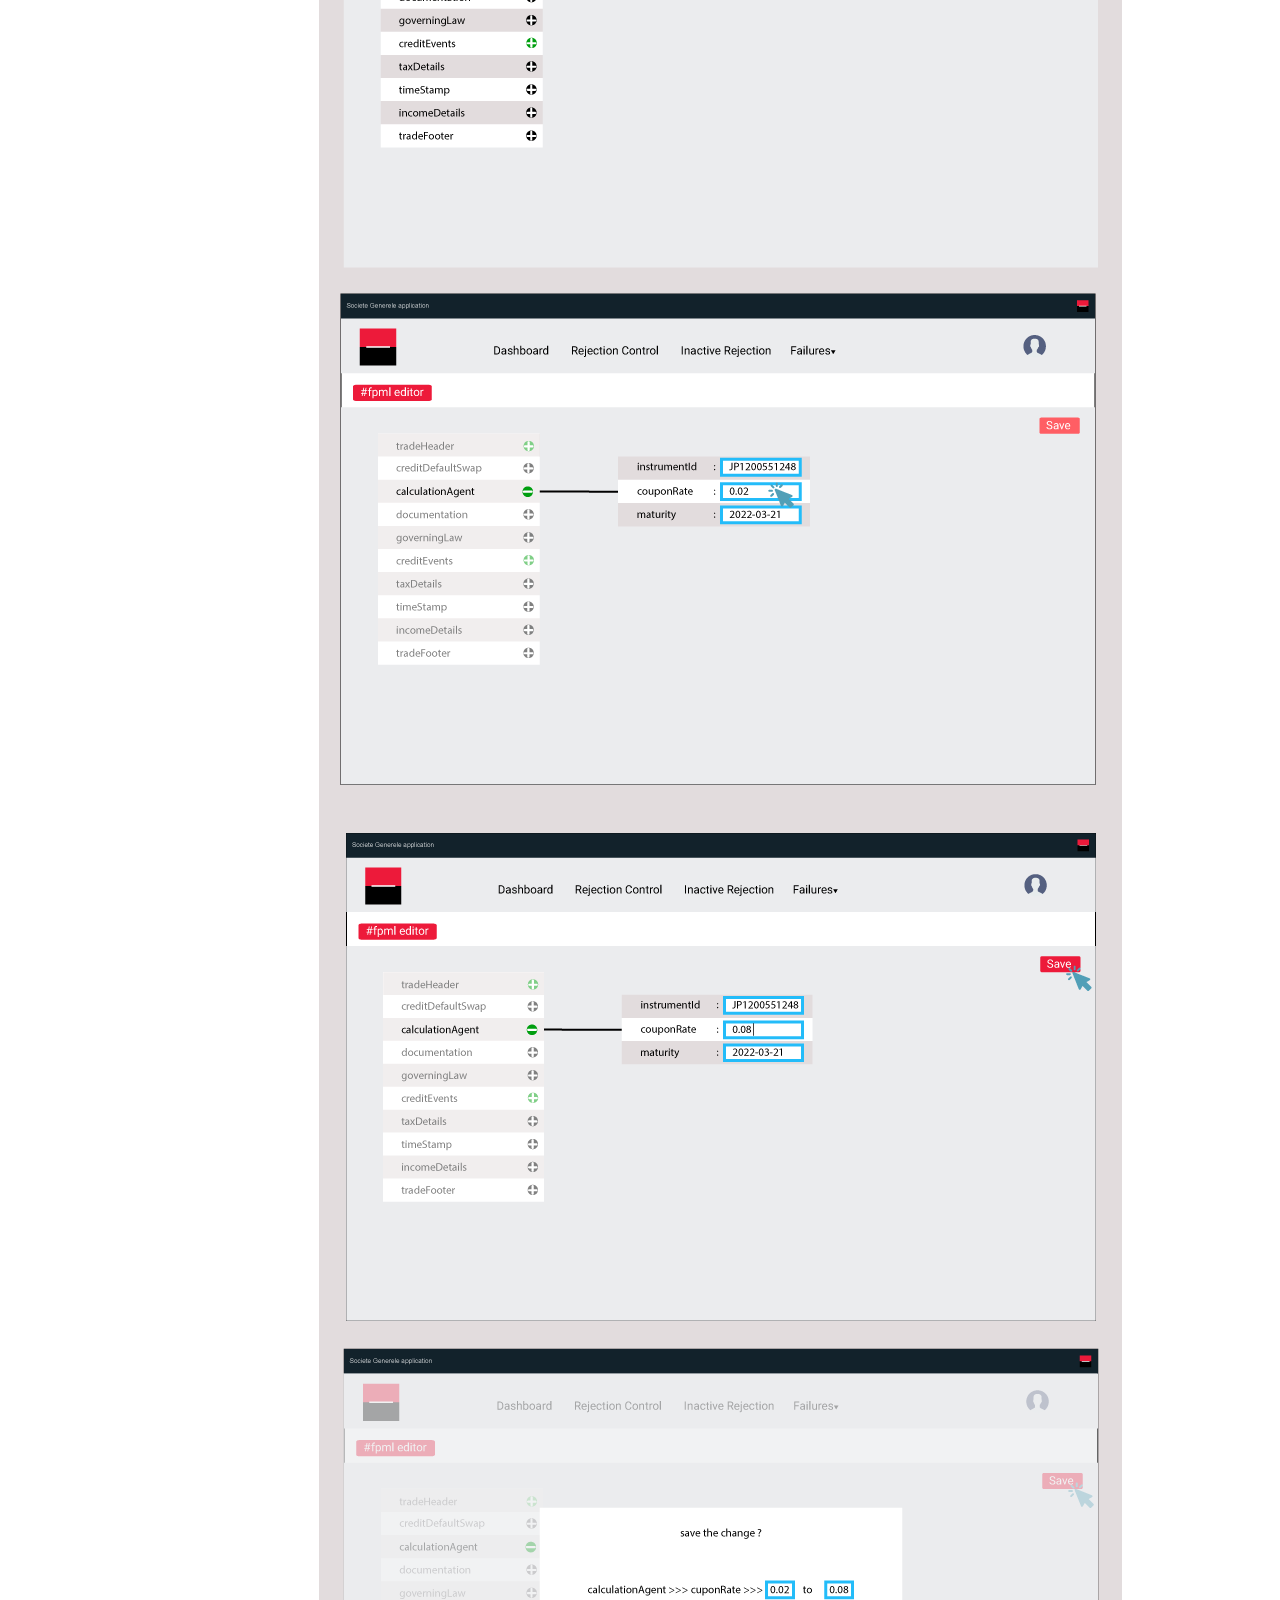
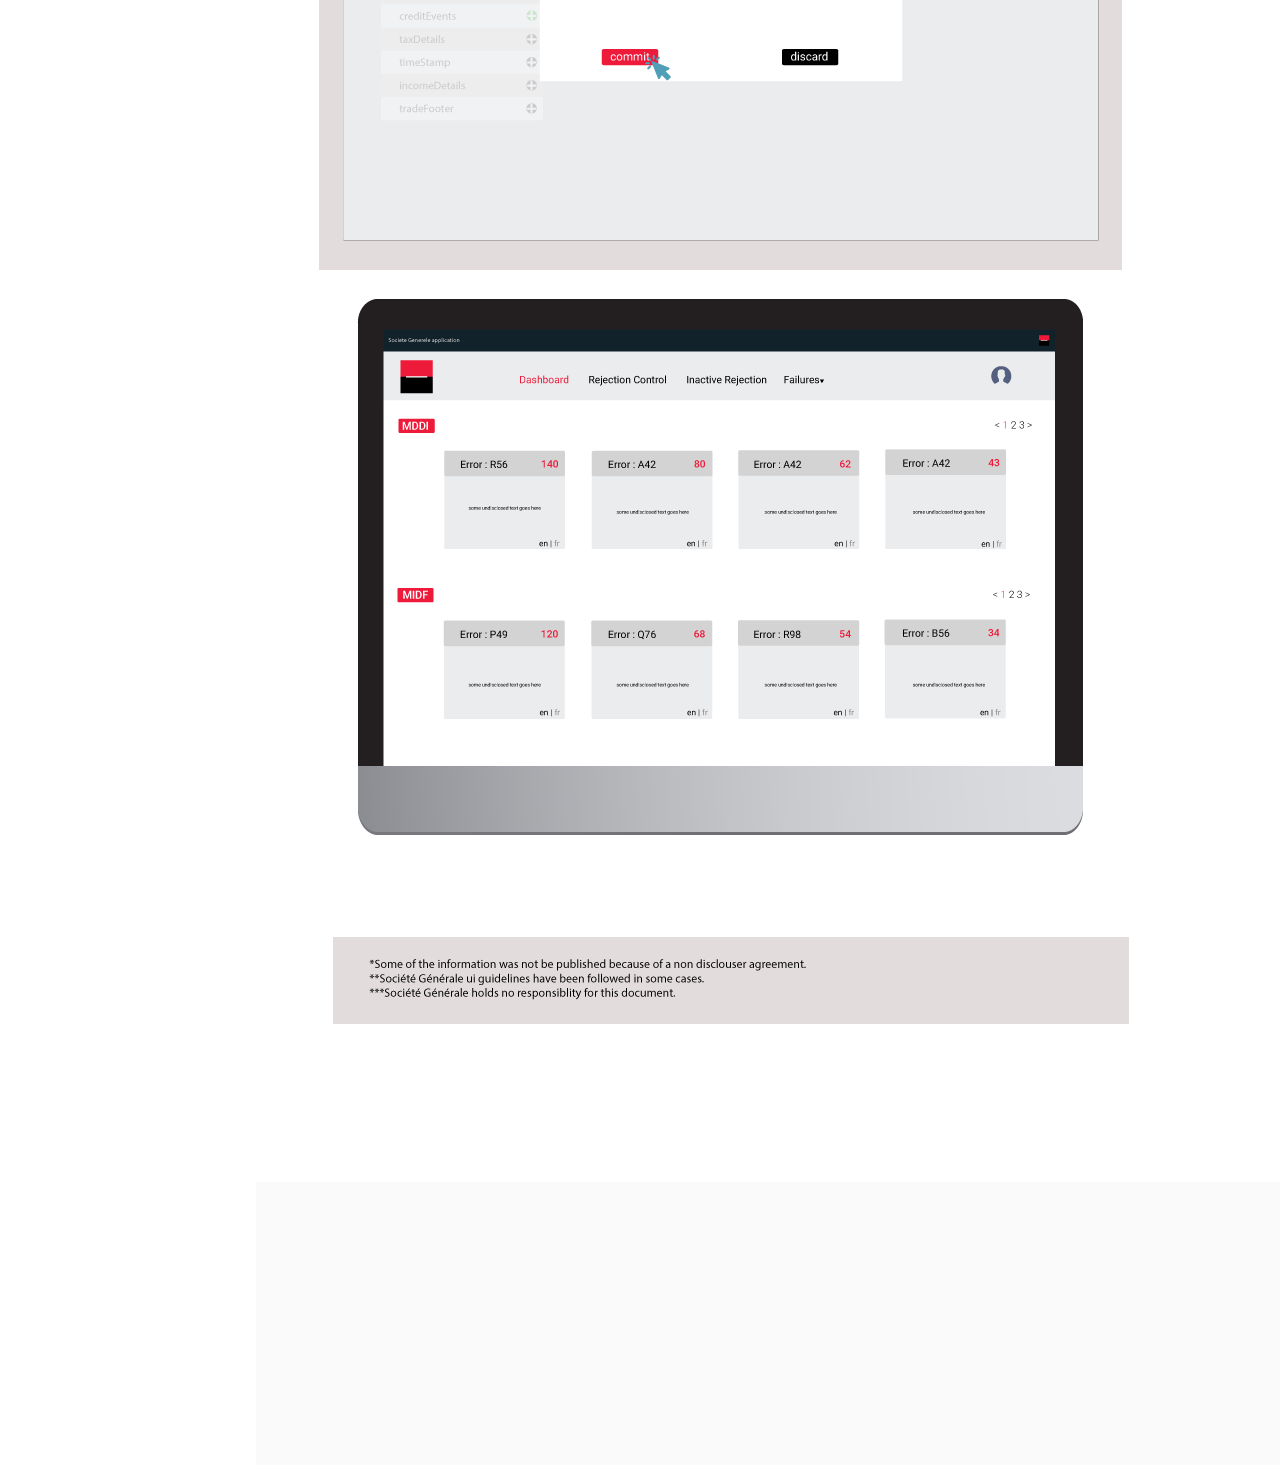
<file: work-sg.html>
<!DOCTYPE HTML>
<html>
	<head>
	<meta charset="utf-8">
	<meta http-equiv="X-UA-Compatible" content="IE=edge">
	<title>Mahendra Indukuri</title>
	<meta name="viewport" content="width=device-width, initial-scale=1">
	<meta name="description" content="" />
	<meta name="keywords" content="" />
	<meta name="author" content="" />

  <!-- Facebook and Twitter integration -->
	<meta property="og:title" content=""/>
	<meta property="og:image" content=""/>
	<meta property="og:url" content=""/>
	<meta property="og:site_name" content=""/>
	<meta property="og:description" content=""/>
	<meta name="twitter:title" content="" />
	<meta name="twitter:image" content="" />
	<meta name="twitter:url" content="" />
	<meta name="twitter:card" content="" />

	<!-- Place favicon.ico and apple-touch-icon.png in the root directory -->
	<link rel="shortcut icon" href="favicon.ico">

	<link href="https://fonts.googleapis.com/css?family=Quicksand:300,400,500,700" rel="stylesheet">
	
	<!-- Animate.css -->
	<link rel="stylesheet" href="css/animate.css">
	<!-- Icomoon Icon Fonts-->
	<link rel="stylesheet" href="css/icomoon.css">
	<!-- Bootstrap  -->
	<link rel="stylesheet" href="css/bootstrap.css">
	<!-- Flexslider  -->
	<link rel="stylesheet" href="css/flexslider.css">
	<!-- Theme style  -->
	<link rel="stylesheet" href="css/style.css">

	<!-- Modernizr JS -->
	<script src="js/modernizr-2.6.2.min.js"></script>
	<!-- FOR IE9 below -->
	<!--[if lt IE 9]>
	<script src="js/respond.min.js"></script>
	<![endif]-->

	</head>
	<body>
	<div id="colorlib-page">
		<a href="#" class="js-colorlib-nav-toggle colorlib-nav-toggle"><i></i></a>
		<aside id="colorlib-aside" role="complementary" class="border js-fullheight">
			<nav id="colorlib-main-menu" role="navigation">
				<ul>
					<li><a href="index.html">Home</a></li>
					<li class="colorlib-active"><a href="work.html">Work</a></li>
					<li><a href="resume.html">Resume</a></li>
				</ul>
			</nav>

			<div class="colorlib-footer">
				<!--
					<p>
					<small>
					Link back to Colorlib can't be removed. Template is licensed under CC BY 3.0. 
					Copyright &copy;<script>document.write(new Date().getFullYear());</script> All rights reserved | This template is made with <i class="icon-heart" aria-hidden="true"></i> by <a href="https://colorlib.com" target="_blank">Colorlib</a>
					</small>
					</p>
				-->

				<ul>
					<li><a href="https://www.behance.net/MahendraVarma" target="_blank"><i class="icon-behance"></i></a></li>
					<li><a href="https://www.linkedin.com/in/mahendra-indukuri/" target="_blank"><i class="icon-linkedin2"></i></a></li>
					<li><a  href="mailto:imcvarma@gmail.com" target="_blank"> <i class="icon-mail5"></i></a></li>
				</ul>
			</div>

		</aside>

		<div id="colorlib-main">

			<div class="colorlib-work">
				<div class="container-fluid">
					<div class="row">
						<div class="col-md-12 col-md-offset-3 col-md-pull-3">
							<span class="heading-meta">Portfolio</span>
							<h2 class="colorlib-heading animate-box" data-animate-effect="fadeInLeft">Financial Application UI/UX</h2>
						</div>
					</div>
					<div class="row">
						<div class="col-md-12 image-content">
							<img class="img-responsive" src="images/SG01.png" alt="HTML5 Bootstrap Template by colorlib.com">
							<img class="img-responsive" src="images/SG02.png" alt="HTML5 Bootstrap Template by colorlib.com">
							<img class="img-responsive" src="images/SG03.png" alt="HTML5 Bootstrap Template by colorlib.com">
							<img class="img-responsive" src="images/SG04.png" alt="HTML5 Bootstrap Template by colorlib.com">
						</div>
					</div>
				</div>
			</div>

			

			<div id="get-in-touch" class="colorlib-bg-color">
				<div class="colorlib-narrow-content">
					<div class="row">
						<div class="col-md-6 animate-box" data-animate-effect="fadeInLeft">
							<h2>Get in Touch!</h2>
						</div>
					</div>
					<div class="row">
						<div class="col-md-6 col-md-offset-3 col-md-pull-3 animate-box" data-animate-effect="fadeInLeft">
							<p class="colorlib-lead">Please contact me by <a href = "mailto: imcvarma@gmail.com"> email </a>  regarding any oppurtunities in digital product design.</p>
							<p><a href="work.html" class="btn btn-primary btn-learn">Back to Portfolio</a></p>
						</div>
						
					</div>
				</div>
			</div>
		</div>
	</div>

	<!-- jQuery -->
	<script src="js/jquery.min.js"></script>
	<!-- jQuery Easing -->
	<script src="js/jquery.easing.1.3.js"></script>
	<!-- Bootstrap -->
	<script src="js/bootstrap.min.js"></script>
	<!-- Waypoints -->
	<script src="js/jquery.waypoints.min.js"></script>
	<!-- Flexslider -->
	<script src="js/jquery.flexslider-min.js"></script>
	<!-- Sticky Kit -->
	<script src="js/sticky-kit.min.js"></script>
	
	
	<!-- MAIN JS -->
	<script src="js/main.js"></script>

	</body>
</html>
</file>
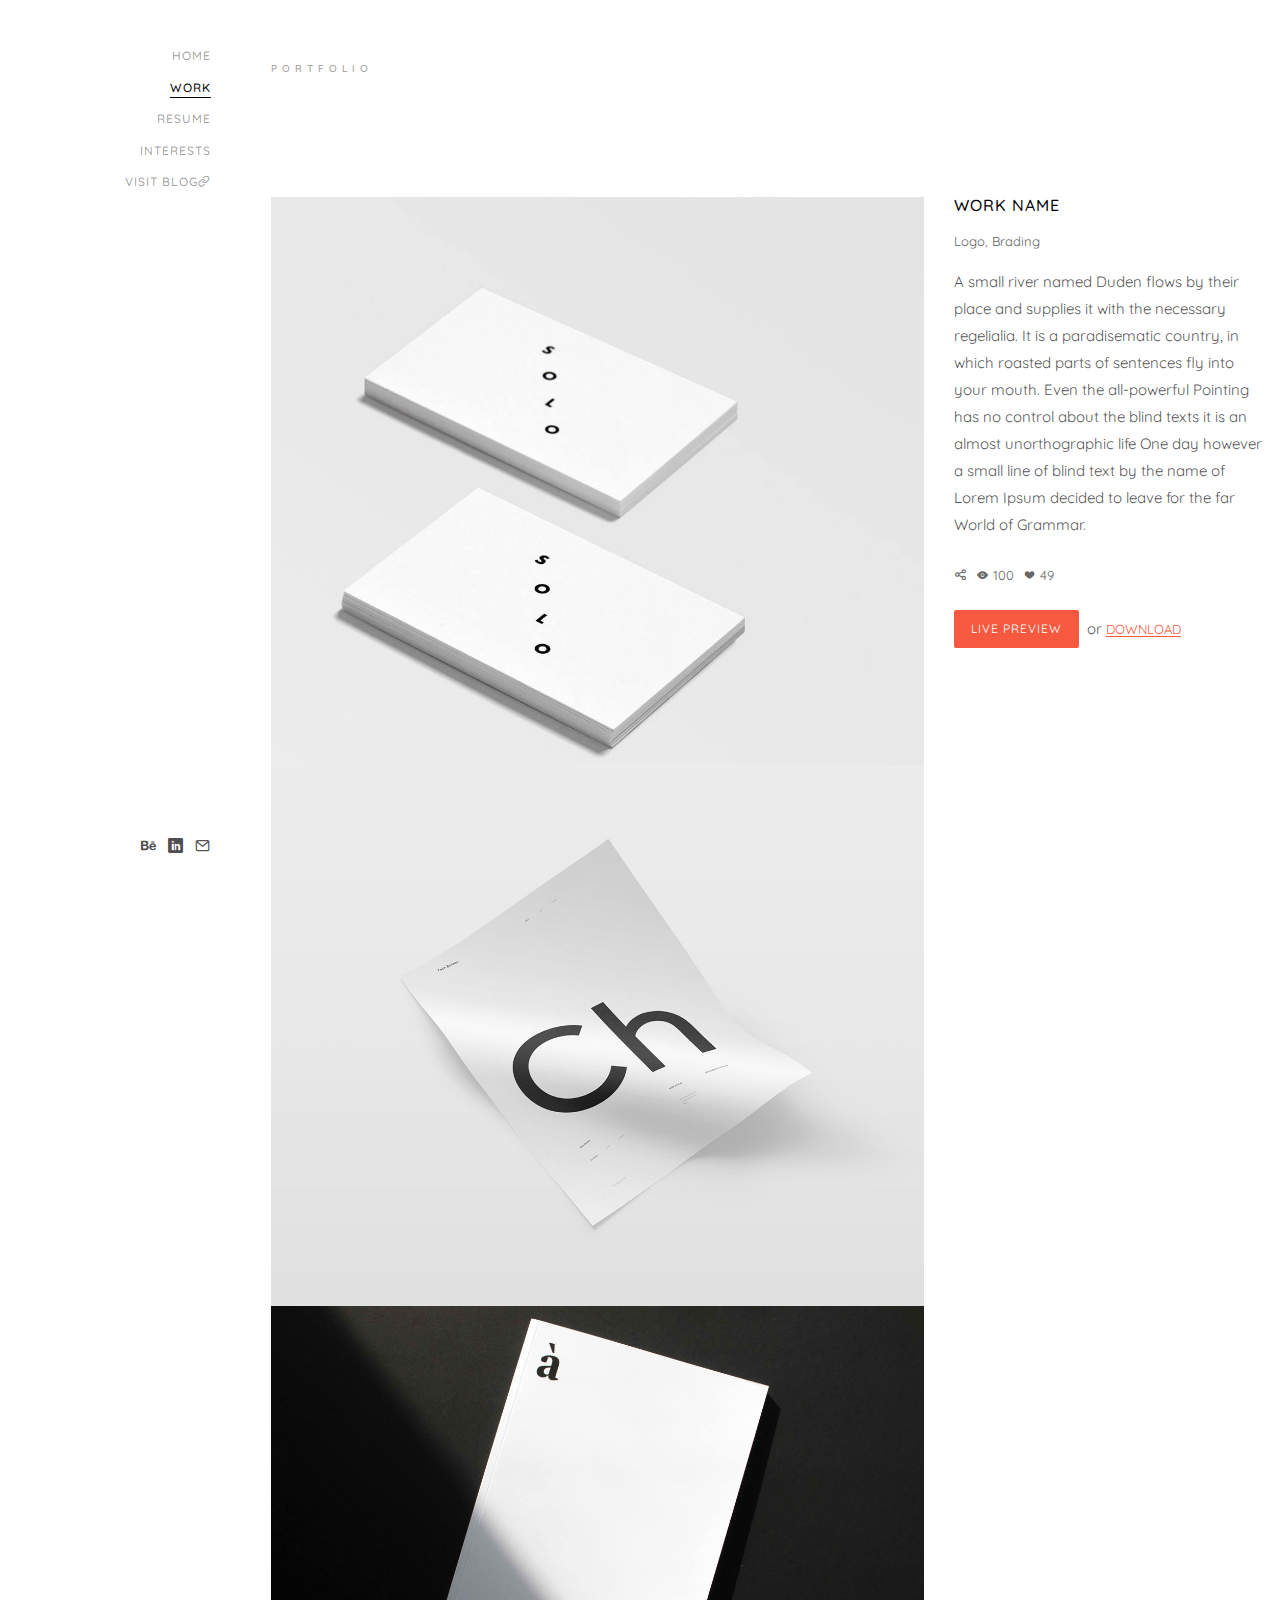
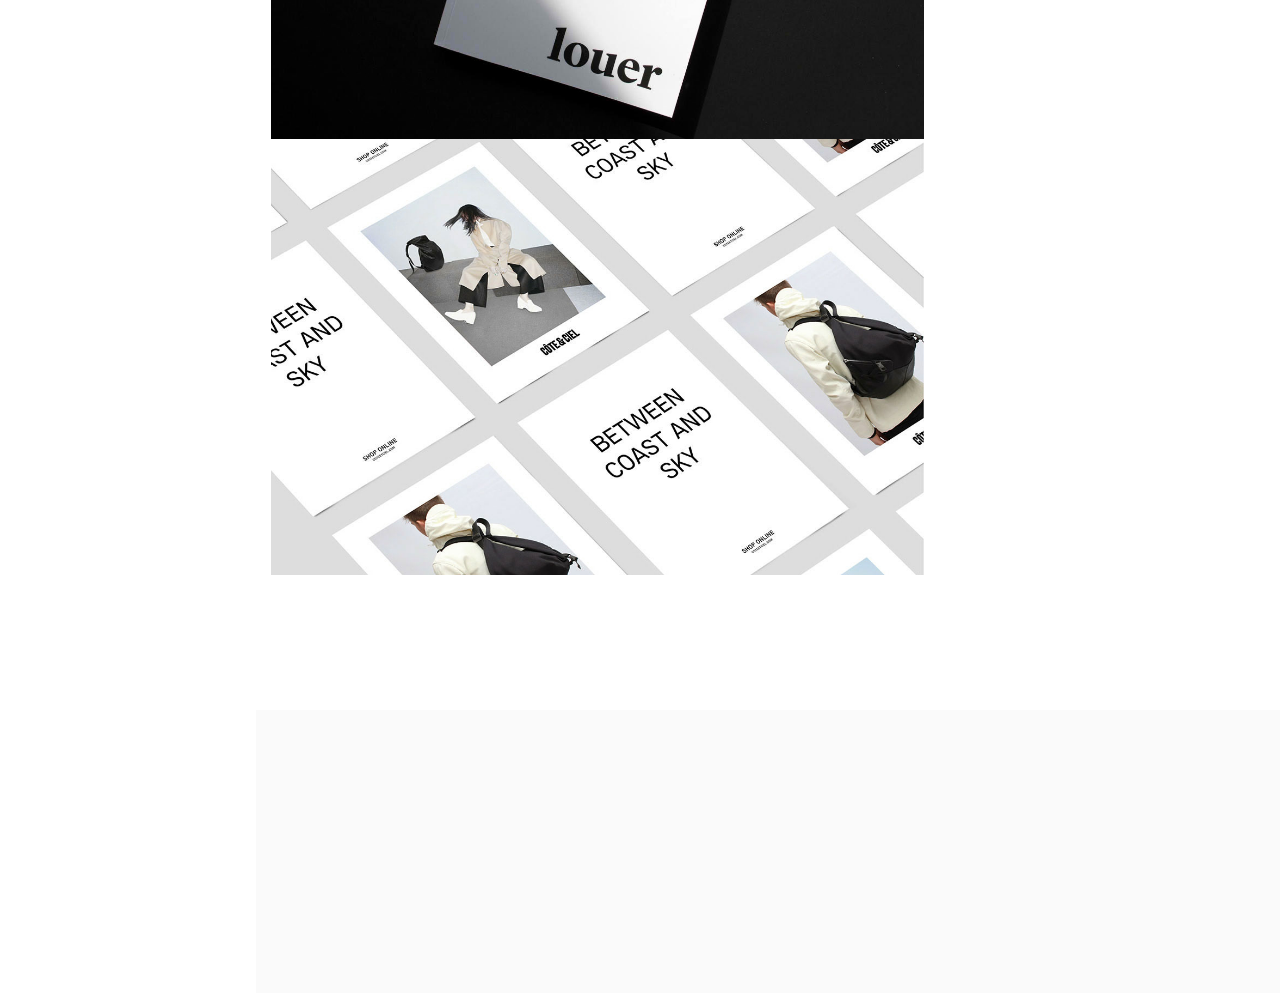
<file: work-single.html>
<!DOCTYPE HTML>
<html>
	<head>
	<meta charset="utf-8">
	<meta http-equiv="X-UA-Compatible" content="IE=edge">
	<title>Mahendra Indukuri</title>
	<meta name="viewport" content="width=device-width, initial-scale=1">
	<meta name="description" content="" />
	<meta name="keywords" content="" />
	<meta name="author" content="" />

  <!-- Facebook and Twitter integration -->
	<meta property="og:title" content=""/>
	<meta property="og:image" content=""/>
	<meta property="og:url" content=""/>
	<meta property="og:site_name" content=""/>
	<meta property="og:description" content=""/>
	<meta name="twitter:title" content="" />
	<meta name="twitter:image" content="" />
	<meta name="twitter:url" content="" />
	<meta name="twitter:card" content="" />

	<!-- Place favicon.ico and apple-touch-icon.png in the root directory -->
	<link rel="shortcut icon" href="favicon.ico">

	<link href="https://fonts.googleapis.com/css?family=Quicksand:300,400,500,700" rel="stylesheet">
	
	<!-- Animate.css -->
	<link rel="stylesheet" href="css/animate.css">
	<!-- Icomoon Icon Fonts-->
	<link rel="stylesheet" href="css/icomoon.css">
	<!-- Bootstrap  -->
	<link rel="stylesheet" href="css/bootstrap.css">
	<!-- Flexslider  -->
	<link rel="stylesheet" href="css/flexslider.css">
	<!-- Theme style  -->
	<link rel="stylesheet" href="css/style.css">

	<!-- Modernizr JS -->
	<script src="js/modernizr-2.6.2.min.js"></script>
	<!-- FOR IE9 below -->
	<!--[if lt IE 9]>
	<script src="js/respond.min.js"></script>
	<![endif]-->

	</head>
	<body>
	<div id="colorlib-page">
		<a href="#" class="js-colorlib-nav-toggle colorlib-nav-toggle"><i></i></a>
		<aside id="colorlib-aside" role="complementary" class="border js-fullheight">
			<nav id="colorlib-main-menu" role="navigation">
				<ul>
					<li><a href="index.html">Home</a></li>
					<li class="colorlib-active"><a href="work.html">Work</a></li>
					<li><a href="resume.html">Resume</a></li>
					<li><a href="interests.html">Interests</a></li>
					<li><a target="_blank" href="https://medium.com/@imcvarma">Visit Blog<i class="icon-link2"></i></a></li>
				</ul>
			</nav>

			<div class="colorlib-footer">
				<!--
					<p>
					<small>
					Link back to Colorlib can't be removed. Template is licensed under CC BY 3.0. 
					Copyright &copy;<script>document.write(new Date().getFullYear());</script> All rights reserved | This template is made with <i class="icon-heart" aria-hidden="true"></i> by <a href="https://colorlib.com" target="_blank">Colorlib</a>
					</small>
					</p>
				-->

				<ul>
					<li><a href="https://www.behance.net/MahendraVarma" target="_blank"><i class="icon-behance"></i></a></li>
					<li><a href="https://www.linkedin.com/in/mahendra-indukuri/" target="_blank"><i class="icon-linkedin2"></i></a></li>
					<li><a  href="mailto:imcvarma@gmail.com" target="_blank"> <i class="icon-mail5"></i></a></li>
				</ul>
			</div>

		</aside>

		<div id="colorlib-main">

			<div class="colorlib-work">
				<div class="container-fluid">
					<div class="row">
						<div class="col-md-6 col-md-offset-3 col-md-pull-3">
							<span class="heading-meta">Portfolio</span>
							<h2 class="colorlib-heading animate-box" data-animate-effect="fadeInLeft">Work Single</h2>
						</div>
					</div>
					<div class="row">
						<div class="col-md-8 image-content">
							<img class="img-responsive" src="images/work-1.jpg" alt="HTML5 Bootstrap Template by colorlib.com">
							<img class="img-responsive" src="images/work-2.jpg" alt="HTML5 Bootstrap Template by colorlib.com">
							<img class="img-responsive" src="images/work-3.jpg" alt="HTML5 Bootstrap Template by colorlib.com">
							<img class="img-responsive" src="images/work-4.jpg" alt="HTML5 Bootstrap Template by colorlib.com">
						</div>
						<div class="col-md-4 sticky-parent">
							<div id="sticky_item">
								<div class="project-desc">
									<h2>Work Name</h2>
									<span><a href="#">Logo</a>, <a href="#">Brading</a></span>
									<p>A small river named Duden flows by their place and supplies it with the necessary regelialia. It is a paradisematic country, in which roasted parts of sentences fly into your mouth. Even the all-powerful Pointing has no control about the blind texts it is an almost unorthographic life One day however a small line of blind text by the name of Lorem Ipsum decided to leave for the far World of Grammar.</p>
									<p class="icon">
										<span><a href="#"><i class="icon-share3"></i></a></span>
										<span><a href="#"><i class="icon-eye"></i> 100</a></span>
										<span><a href="#"><i class="icon-heart"></i> 49</a></span>
									</p>
									<p><a href="#" class="btn btn-primary">Live Preview</a> or <a href="#" class="btn-download">Download</a></p>
								</div>
							</div>
						</div>
					</div>
				</div>
			</div>

			<div id="get-in-touch" class="colorlib-bg-color">
				<div class="colorlib-narrow-content">
					<div class="row">
						<div class="col-md-6 animate-box" data-animate-effect="fadeInLeft">
							<h2>Get in Touch!</h2>
						</div>
					</div>
					<div class="row">
						<div class="col-md-6 col-md-offset-3 col-md-pull-3 animate-box" data-animate-effect="fadeInLeft">
							<p class="colorlib-lead">Separated they live in Bookmarksgrove right at the coast of the Semantics, a large language ocean.</p>
							<p><a href="#" class="btn btn-primary btn-learn">Contact me!</a></p>
						</div>
						
					</div>
				</div>
			</div>
		</div>
	</div>

	<!-- jQuery -->
	<script src="js/jquery.min.js"></script>
	<!-- jQuery Easing -->
	<script src="js/jquery.easing.1.3.js"></script>
	<!-- Bootstrap -->
	<script src="js/bootstrap.min.js"></script>
	<!-- Waypoints -->
	<script src="js/jquery.waypoints.min.js"></script>
	<!-- Flexslider -->
	<script src="js/jquery.flexslider-min.js"></script>
	<!-- Sticky Kit -->
	<script src="js/sticky-kit.min.js"></script>
	
	
	<!-- MAIN JS -->
	<script src="js/main.js"></script>

	</body>
</html>
</file>
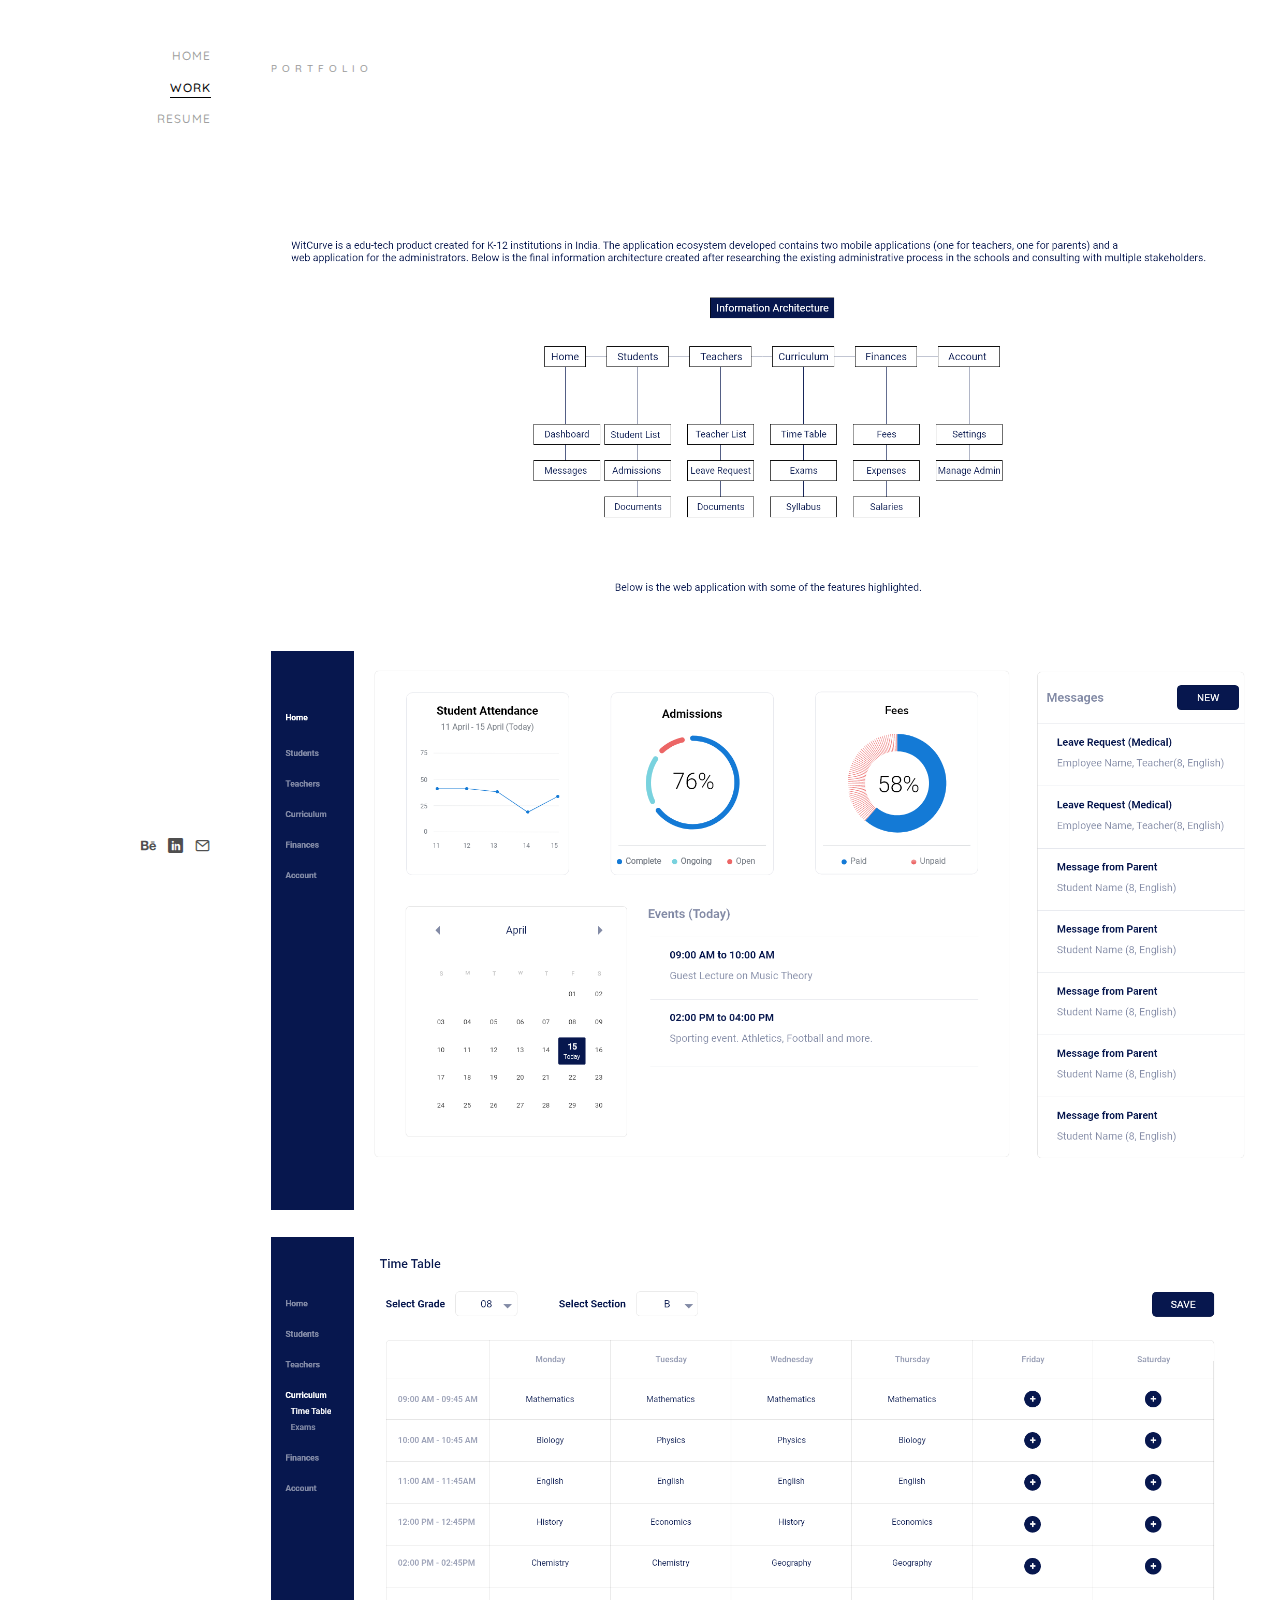
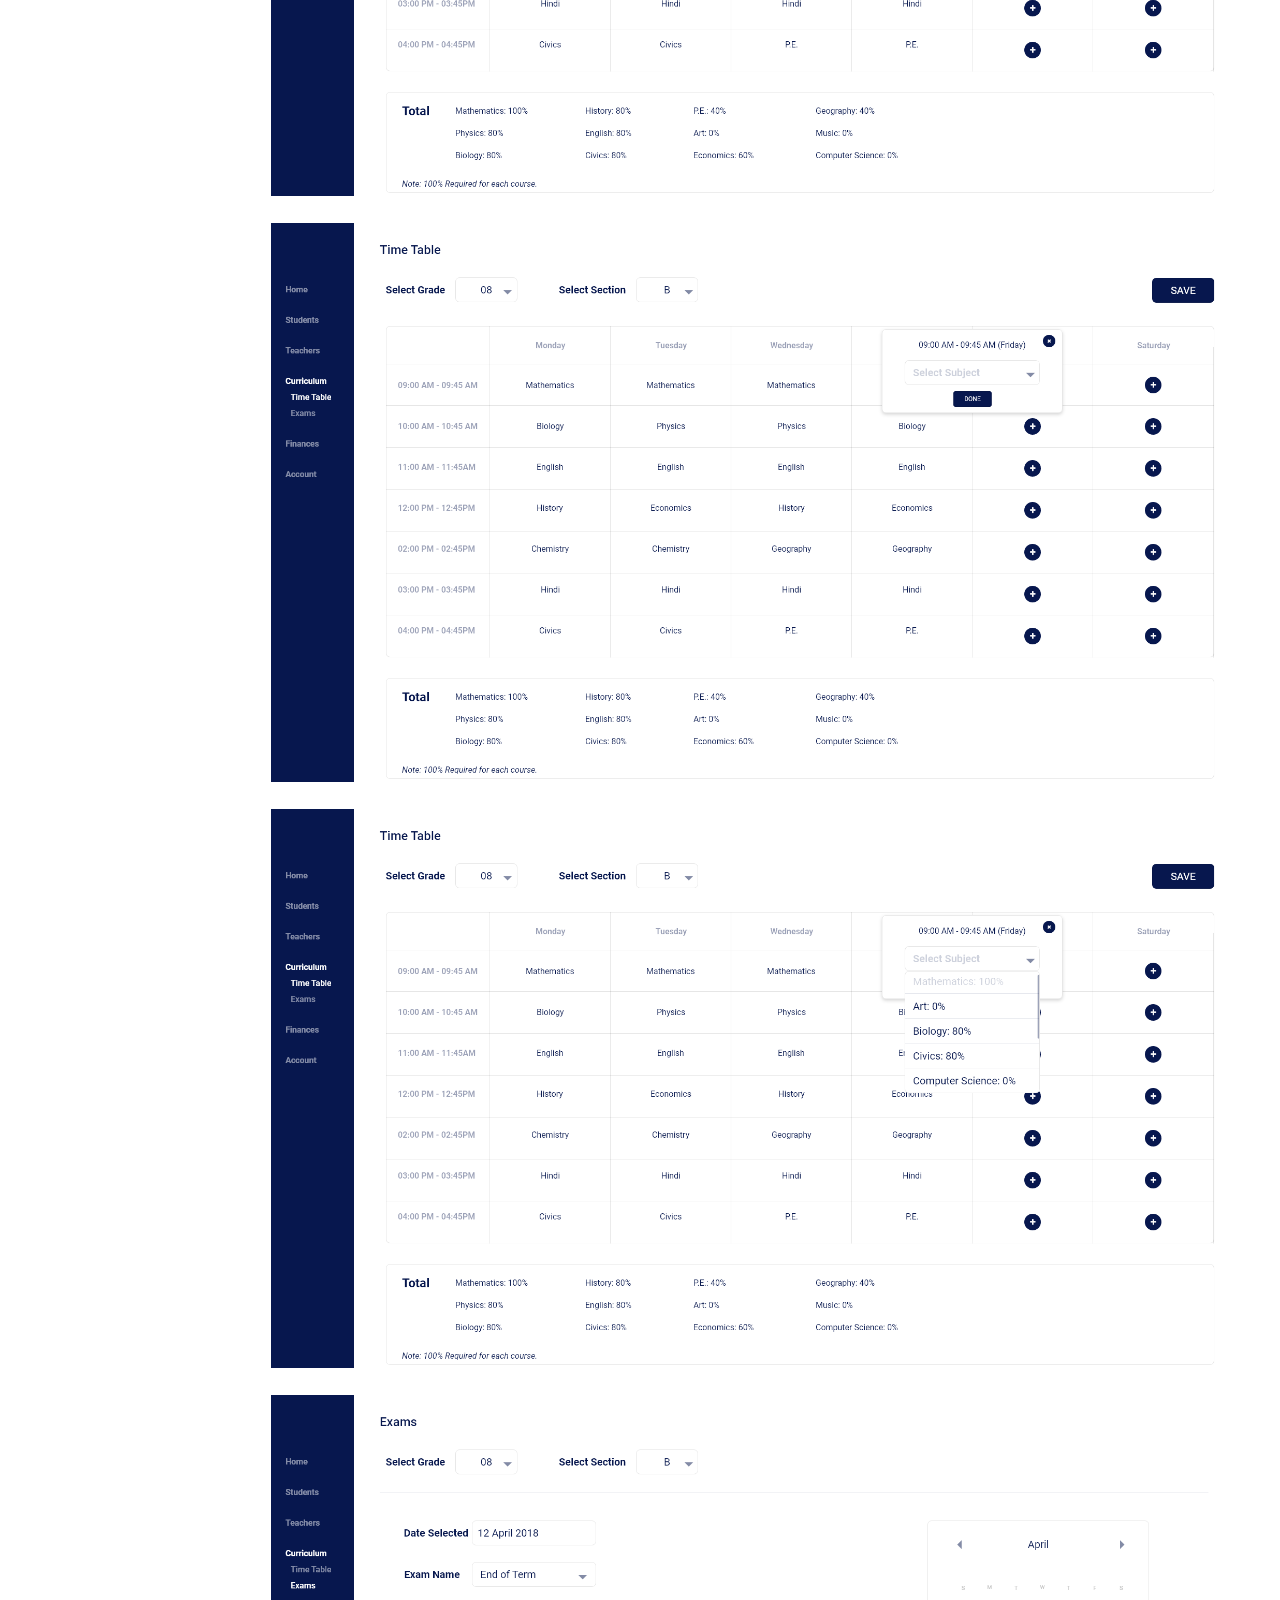
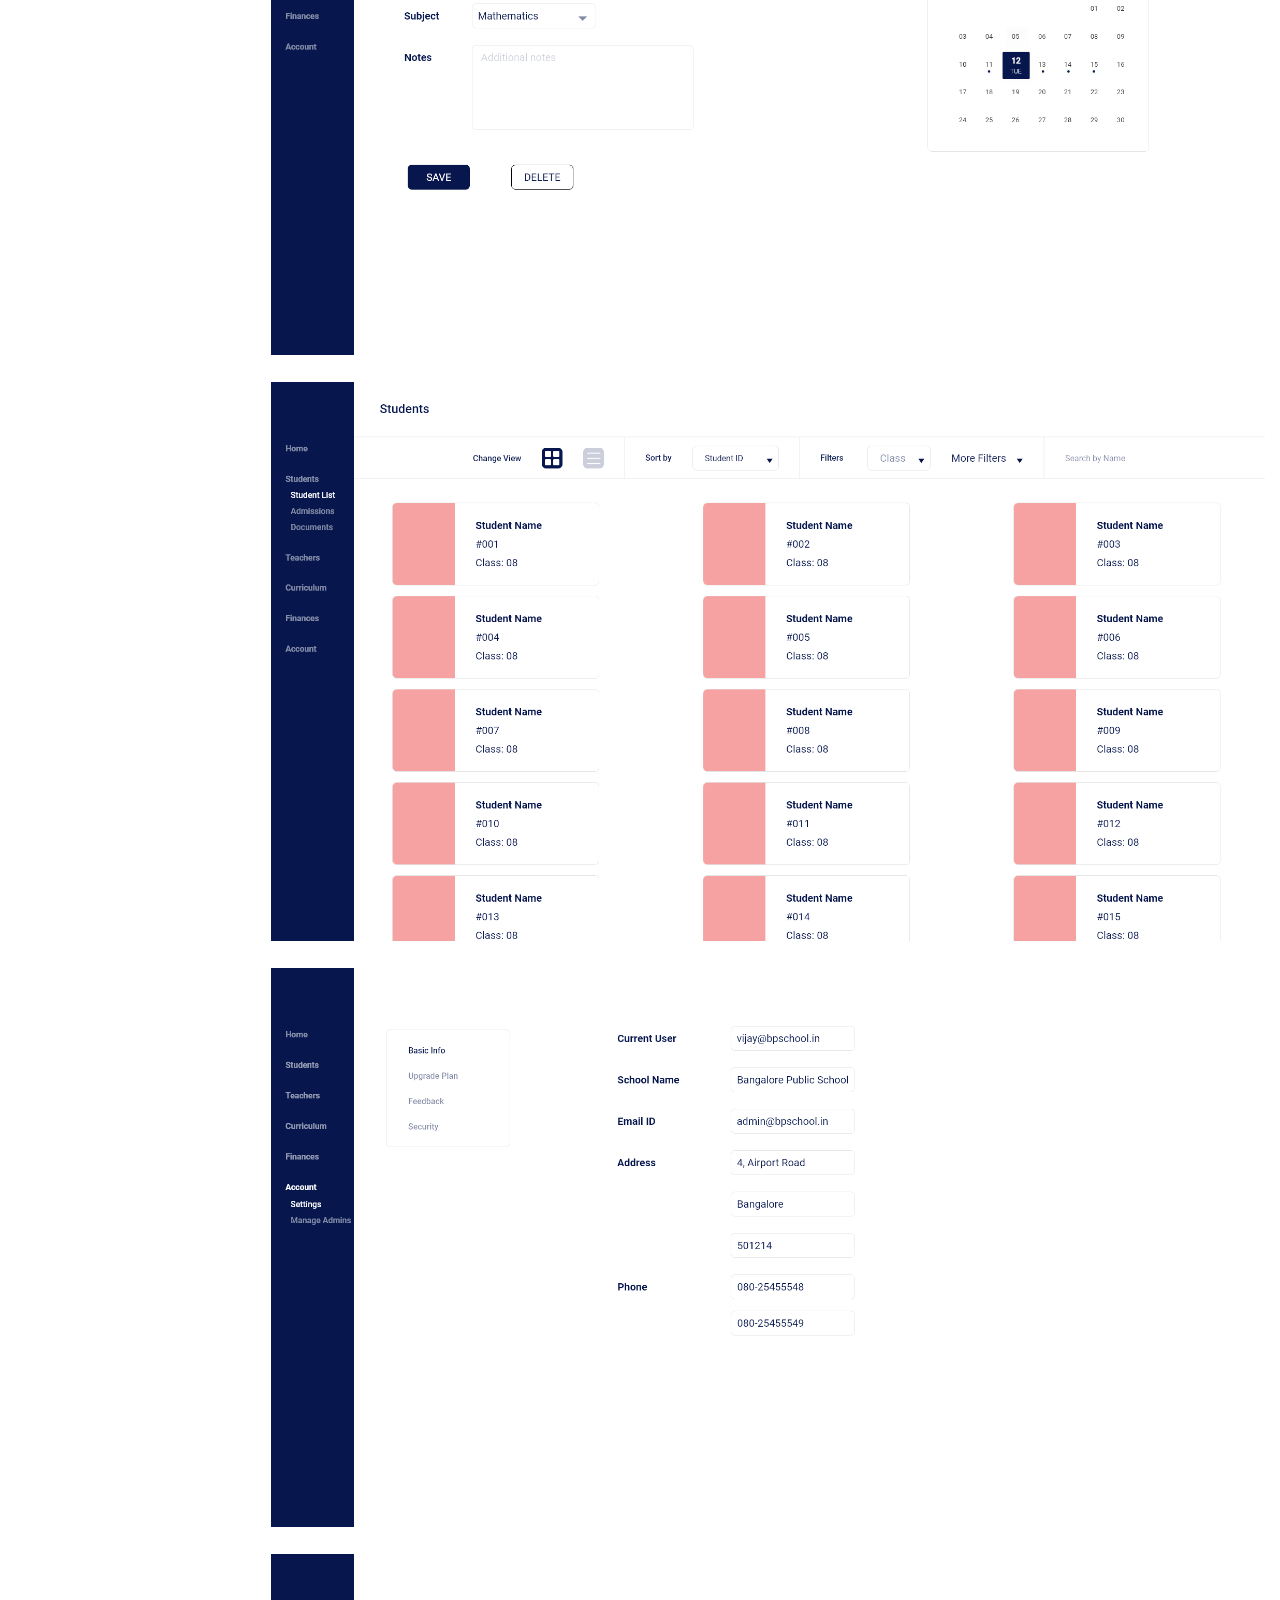
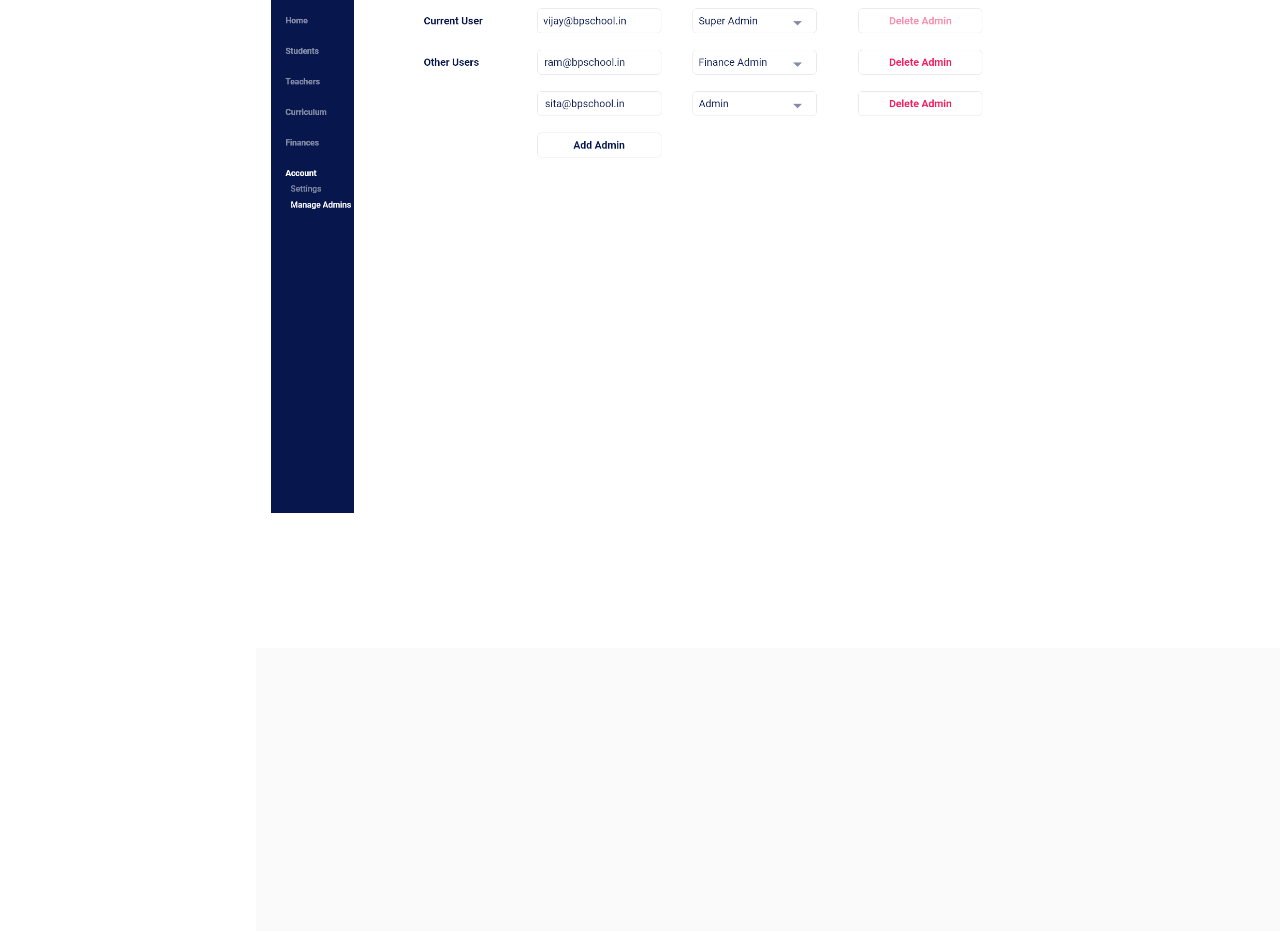
<file: work-wtc.html>
<!DOCTYPE HTML>
<html>
	<head>
	<meta charset="utf-8">
	<meta http-equiv="X-UA-Compatible" content="IE=edge">
	<title>Mahendra Indukuri</title>
	<meta name="viewport" content="width=device-width, initial-scale=1">
	<meta name="description" content="" />
	<meta name="keywords" content="" />
	<meta name="author" content="" />

  <!-- Facebook and Twitter integration -->
	<meta property="og:title" content=""/>
	<meta property="og:image" content=""/>
	<meta property="og:url" content=""/>
	<meta property="og:site_name" content=""/>
	<meta property="og:description" content=""/>
	<meta name="twitter:title" content="" />
	<meta name="twitter:image" content="" />
	<meta name="twitter:url" content="" />
	<meta name="twitter:card" content="" />

	<!-- Place favicon.ico and apple-touch-icon.png in the root directory -->
	<link rel="shortcut icon" href="favicon.ico">

	<link href="https://fonts.googleapis.com/css?family=Quicksand:300,400,500,700" rel="stylesheet">
	
	<!-- Animate.css -->
	<link rel="stylesheet" href="css/animate.css">
	<!-- Icomoon Icon Fonts-->
	<link rel="stylesheet" href="css/icomoon.css">
	<!-- Bootstrap  -->
	<link rel="stylesheet" href="css/bootstrap.css">
	<!-- Flexslider  -->
	<link rel="stylesheet" href="css/flexslider.css">
	<!-- Theme style  -->
	<link rel="stylesheet" href="css/style.css">

	<!-- Modernizr JS -->
	<script src="js/modernizr-2.6.2.min.js"></script>
	<!-- FOR IE9 below -->
	<!--[if lt IE 9]>
	<script src="js/respond.min.js"></script>
	<![endif]-->

	</head>
	<body>
	<div id="colorlib-page">
		<a href="#" class="js-colorlib-nav-toggle colorlib-nav-toggle"><i></i></a>
		<aside id="colorlib-aside" role="complementary" class="border js-fullheight">
			<nav id="colorlib-main-menu" role="navigation">
				<ul>
					<li><a href="index.html">Home</a></li>
					<li class="colorlib-active"><a href="work.html">Work</a></li>
					<li><a href="resume.html">Resume</a></li>
				</ul>
			</nav>

			<div class="colorlib-footer">
				<!--
					<p>
					<small>
					Link back to Colorlib can't be removed. Template is licensed under CC BY 3.0. 
					Copyright &copy;<script>document.write(new Date().getFullYear());</script> All rights reserved | This template is made with <i class="icon-heart" aria-hidden="true"></i> by <a href="https://colorlib.com" target="_blank">Colorlib</a>
					</small>
					</p>
				-->

				<ul>
					<li><a href="https://www.behance.net/MahendraVarma" target="_blank"><i class="icon-behance"></i></a></li>
					<li><a href="https://www.linkedin.com/in/mahendra-indukuri/" target="_blank"><i class="icon-linkedin2"></i></a></li>
					<li><a  href="mailto:imcvarma@gmail.com" target="_blank"> <i class="icon-mail5"></i></a></li>
				</ul>
			</div>

		</aside>

		<div id="colorlib-main">

			<div class="colorlib-work">
				<div class="container-fluid">
					<div class="row">
						<div class="col-md-12 col-md-offset-3 col-md-pull-3">
							<span class="heading-meta">Portfolio</span>
							<h2 class="colorlib-heading animate-box" data-animate-effect="fadeInLeft">Edu-Tech Admin Portal</h2>
						</div>
					</div>
					<div class="row">
						<div class="col-md-12 image-content">
							<img class="img-responsive" src="images/WTC01.png">
							<br>
							<img class="img-responsive" src="images/WTC02.png">
							<br>
							<img class="img-responsive" src="images/WTC03.png">
							<br>
							<img class="img-responsive" src="images/WTC04.png">
							<br>
							<img class="img-responsive" src="images/WTC05.png">
							<br>
							<img class="img-responsive" src="images/WTC06.png">
							<br>
							<img class="img-responsive" src="images/WTC07.png">
							<br>
							<img class="img-responsive" src="images/WTC08.png">
							<br>
							<img class="img-responsive" src="images/WTC09.png">
						</div>
					</div>
				</div>
			</div>

			

			<div id="get-in-touch" class="colorlib-bg-color">
				<div class="colorlib-narrow-content">
					<div class="row">
						<div class="col-md-6 animate-box" data-animate-effect="fadeInLeft">
							<h2>Get in Touch!</h2>
						</div>
					</div>
					<div class="row">
						<div class="col-md-6 col-md-offset-3 col-md-pull-3 animate-box" data-animate-effect="fadeInLeft">
							<p class="colorlib-lead">Please contact me by <a href = "mailto: imcvarma@gmail.com"> email </a>  regarding any oppurtunities in digital product design.</p>
							<p><a href="work.html" class="btn btn-primary btn-learn">Back to Portfolio</a></p>
						</div>
						
					</div>
				</div>
			</div>
		</div>
	</div>

	<!-- jQuery -->
	<script src="js/jquery.min.js"></script>
	<!-- jQuery Easing -->
	<script src="js/jquery.easing.1.3.js"></script>
	<!-- Bootstrap -->
	<script src="js/bootstrap.min.js"></script>
	<!-- Waypoints -->
	<script src="js/jquery.waypoints.min.js"></script>
	<!-- Flexslider -->
	<script src="js/jquery.flexslider-min.js"></script>
	<!-- Sticky Kit -->
	<script src="js/sticky-kit.min.js"></script>
	
	
	<!-- MAIN JS -->
	<script src="js/main.js"></script>

	</body>
</html>
</file>
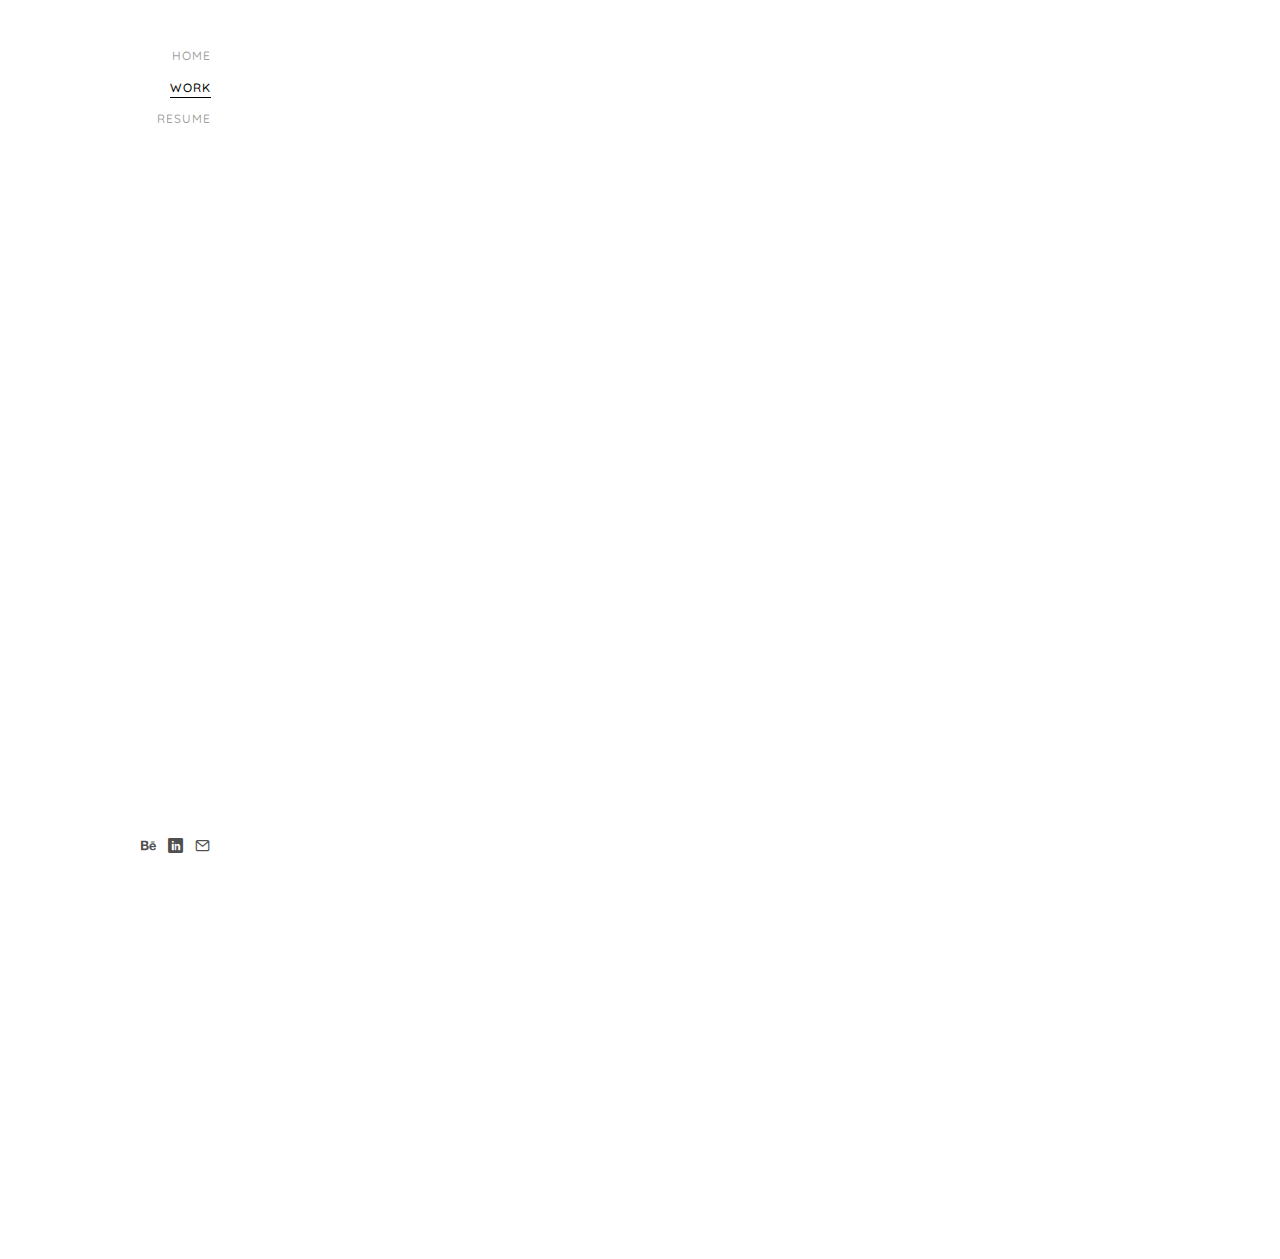
<file: work.html>
<!DOCTYPE HTML>
<html>
	<head>
	<meta charset="utf-8">
	<meta http-equiv="X-UA-Compatible" content="IE=edge">
	<title>Mahendra Indukuri</title>
	<meta name="viewport" content="width=device-width, initial-scale=1">
	<meta name="description" content="" />
	<meta name="keywords" content="" />
	<meta name="author" content="" />

  <!-- Facebook and Twitter integration -->
	<meta property="og:title" content=""/>
	<meta property="og:image" content=""/>
	<meta property="og:url" content=""/>
	<meta property="og:site_name" content=""/>
	<meta property="og:description" content=""/>
	<meta name="twitter:title" content="" />
	<meta name="twitter:image" content="" />
	<meta name="twitter:url" content="" />
	<meta name="twitter:card" content="" />

	<!-- Place favicon.ico and apple-touch-icon.png in the root directory -->
	<link rel="shortcut icon" href="favicon.ico">

	<link href="https://fonts.googleapis.com/css?family=Quicksand:300,400,500,700" rel="stylesheet">
	
	<!-- Animate.css -->
	<link rel="stylesheet" href="css/animate.css">
	<!-- Icomoon Icon Fonts-->
	<link rel="stylesheet" href="css/icomoon.css">
	<!-- Bootstrap  -->
	<link rel="stylesheet" href="css/bootstrap.css">
	<!-- Flexslider  -->
	<link rel="stylesheet" href="css/flexslider.css">
	<!-- Theme style  -->
	<link rel="stylesheet" href="css/style.css">

	<!-- Modernizr JS -->
	<script src="js/modernizr-2.6.2.min.js"></script>
	<!-- FOR IE9 below -->
	<!--[if lt IE 9]>
	<script src="js/respond.min.js"></script>
	<![endif]-->

	</head>
	<body>
	<div id="colorlib-page">
		<a href="#" class="js-colorlib-nav-toggle colorlib-nav-toggle"><i></i></a>
		<aside id="colorlib-aside" role="complementary" class="border js-fullheight">
			<nav id="colorlib-main-menu" role="navigation">
			   <ul>
				<li><a href="index.html">Home</a></li>
				<li class="colorlib-active"><a href="work.html">Work</a></li>
				<li><a href="resume.html">Resume</a></li>
				</ul>
			</nav>

			<div class="colorlib-footer">
					<!--
					<p>
					<small>
					Link back to Colorlib can't be removed. Template is licensed under CC BY 3.0. 
					Copyright &copy;<script>document.write(new Date().getFullYear());</script> All rights reserved | This template is made with <i class="icon-heart" aria-hidden="true"></i> by <a href="https://colorlib.com" target="_blank">Colorlib</a>
					</small>
					</p>
				-->

				<ul>
					<li><a href="https://www.behance.net/MahendraVarma" target="_blank"><i class="icon-behance"></i></a></li>
					<li><a href="https://www.linkedin.com/in/mahendra-indukuri/" target="_blank"><i class="icon-linkedin2"></i></a></li>
					<li><a  href="mailto:imcvarma@gmail.com" target="_blank"> <i class="icon-mail5"></i></a></li>
				</ul>
			</div>

		</aside>

		<div id="colorlib-main">

			<div class="colorlib-work">
				<div class="container-fluid">
					<div class="row">
						<div class="col-md-6 col-md-offset-3 col-md-pull-3">
							<h2 class="colorlib-heading animate-box" data-animate-effect="fadeInLeft">Portfolio</h2>
						</div>
					</div>
					<div class="row">						
						<div class="col-md-4 animate-box" data-animate-effect="fadeInLeft" style="cursor: pointer;" onclick="window.location='work-riz.html';">
							<div class="project" style="background-image: url(images/RIZ00.PNG);">
								<div class="desc">
									<div class="con" >
										<h3><a href="work-riz.html">Rizzle Photo/Video Social App</a></h3>
										<span>Interaction Design, Mobile Application Design</span>								
									</div>
								</div>
							</div>
						</div>
						<div class="col-md-4 animate-box" data-animate-effect="fadeInLeft" style="cursor: pointer;" onclick="window.location='work-wtc.html';">
							<div class="project" style="background-image: url(images/WTC00.png);">
								<div class="desc">
									<div class="con" >
										<h3><a href="work-wtc.html">Edu-Tech Admin Portal</a></h3>
										<span>Interaction Design, Web Application Design</span>								
									</div>
								</div>
							</div>
						</div>
						<div class="col-md-4 animate-box" data-animate-effect="fadeInLeft" style="cursor: pointer;" onclick="window.location='work-sg.html';">
							<div class="project" style="background-image: url(images/SG00.png);">
								<div class="desc">
									<div class="con">
										<h3><a href="work-sg.html">FINANCIAL APPLICATION UI&UX</a></h3>
										<span>Wireframing, Interaction Design</span>
									</div>
								</div>
							</div>
						</div>
						<div class="col-md-4 animate-box" data-animate-effect="fadeInLeft" style="cursor: pointer;" onclick="window.location='work-cat.html';">
							<div class="project" style="background-image: url(images/CAT05.jpg);">
								<div class="desc">
									<div class="con">
										<h3><a href="work-cat.html">Exam Application for IIM-CAT (Android Tablet Version)</a></h3>
										<span>UI Design, Prototype</span>
									</div>
								</div>
							</div>
						</div>
						<div class="col-md-4 animate-box" data-animate-effect="fadeInLeft" style="cursor: pointer;" onclick="window.location='work-atd.html';">
							<div class="project" style="background-image: url(images/ATD00.png);">
								<div class="desc">
									<div class="con">
										<h3><a href="work-atd.html">UI review - A360 autodesk</a></h3>
										<span>UI Design, Design Analysis</span>
									</div>
								</div>
							</div>
						</div>
						<div class="col-md-4 animate-box" data-animate-effect="fadeInLeft" style="cursor: pointer;" onclick="window.location='work-aod.html';">
							<div class="project" style="background-image: url(images/AoD01.png);">
								<div class="desc">
									<div class="con">
										<h3><a href="work-aod.html">Website Design & Development and Documentery Video Graphy & Editing</a></h3>
										<span>Web Design, Documentery Film Making </span>
									</div>
								</div>
							</div>
						</div>
					</div>
					<!-- Add more projects here -->
				</div>
			</div>

			
		</div>
	</div>

	<!-- jQuery -->
	<script src="js/jquery.min.js"></script>
	<!-- jQuery Easing -->
	<script src="js/jquery.easing.1.3.js"></script>
	<!-- Bootstrap -->
	<script src="js/bootstrap.min.js"></script>
	<!-- Waypoints -->
	<script src="js/jquery.waypoints.min.js"></script>
	<!-- Flexslider -->
	<script src="js/jquery.flexslider-min.js"></script>
	<!-- Sticky Kit -->
	<script src="js/sticky-kit.min.js"></script>
	
	
	<!-- MAIN JS -->
	<script src="js/main.js"></script>

	</body>
</html>
</file>
<file: css/icomoon.css>
@font-face {
  font-family: 'icomoon';
  src:  url('fonts/icomoon.eot?6py85u');
  src:  url('fonts/icomoon.eot?6py85u#iefix') format('embedded-opentype'),
    url('fonts/icomoon.ttf?6py85u') format('truetype'),
    url('fonts/icomoon.woff?6py85u') format('woff'),
    url('fonts/icomoon.svg?6py85u#icomoon') format('svg');
  font-weight: normal;
  font-style: normal;
}

[class^="icon-"], [class*=" icon-"] {
  /* use !important to prevent issues with browser extensions that change fonts */
  font-family: 'icomoon' !important;
  speak: none;
  font-style: normal;
  font-weight: normal;
  font-variant: normal;
  text-transform: none;
  line-height: 1;

  /* Better Font Rendering =========== */
  -webkit-font-smoothing: antialiased;
  -moz-osx-font-smoothing: grayscale;
}

.icon-times:before {
  content: "\e930";
}
.icon-tick:before {
  content: "\e931";
}
.icon-plus:before {
  content: "\e932";
}
.icon-minus:before {
  content: "\e933";
}
.icon-equals:before {
  content: "\e934";
}
.icon-divide:before {
  content: "\e935";
}
.icon-chevron-right:before {
  content: "\e936";
}
.icon-chevron-left:before {
  content: "\e937";
}
.icon-arrow-right-thick:before {
  content: "\e938";
}
.icon-arrow-left-thick:before {
  content: "\e939";
}
.icon-th-small:before {
  content: "\e93a";
}
.icon-th-menu:before {
  content: "\e93b";
}
.icon-th-list:before {
  content: "\e93c";
}
.icon-th-large:before {
  content: "\e93d";
}
.icon-home:before {
  content: "\e93e";
}
.icon-arrow-forward:before {
  content: "\e93f";
}
.icon-arrow-back:before {
  content: "\e940";
}
.icon-rss:before {
  content: "\e941";
}
.icon-location:before {
  content: "\e942";
}
.icon-link:before {
  content: "\e943";
}
.icon-image:before {
  content: "\e944";
}
.icon-arrow-up-thick:before {
  content: "\e945";
}
.icon-arrow-down-thick:before {
  content: "\e946";
}
.icon-starburst:before {
  content: "\e947";
}
.icon-starburst-outline:before {
  content: "\e948";
}
.icon-star3:before {
  content: "\e949";
}
.icon-flow-children:before {
  content: "\e94a";
}
.icon-export:before {
  content: "\e94b";
}
.icon-delete2:before {
  content: "\e94c";
}
.icon-delete-outline:before {
  content: "\e94d";
}
.icon-cloud-storage:before {
  content: "\e94e";
}
.icon-wi-fi:before {
  content: "\e94f";
}
.icon-heart:before {
  content: "\e950";
}
.icon-flash:before {
  content: "\e951";
}
.icon-cancel:before {
  content: "\e952";
}
.icon-backspace:before {
  content: "\e953";
}
.icon-attachment:before {
  content: "\e954";
}
.icon-arrow-move:before {
  content: "\e955";
}
.icon-warning:before {
  content: "\e956";
}
.icon-user:before {
  content: "\e957";
}
.icon-radar:before {
  content: "\e958";
}
.icon-lock-open:before {
  content: "\e959";
}
.icon-lock-closed:before {
  content: "\e95a";
}
.icon-location-arrow:before {
  content: "\e95b";
}
.icon-info:before {
  content: "\e95c";
}
.icon-user-delete:before {
  content: "\e95d";
}
.icon-user-add:before {
  content: "\e95e";
}
.icon-media-pause:before {
  content: "\e95f";
}
.icon-group:before {
  content: "\e960";
}
.icon-chart-pie:before {
  content: "\e961";
}
.icon-chart-line:before {
  content: "\e962";
}
.icon-chart-bar:before {
  content: "\e963";
}
.icon-chart-area:before {
  content: "\e964";
}
.icon-video:before {
  content: "\e965";
}
.icon-point-of-interest:before {
  content: "\e966";
}
.icon-infinity:before {
  content: "\e967";
}
.icon-globe:before {
  content: "\e968";
}
.icon-eye:before {
  content: "\e969";
}
.icon-cog:before {
  content: "\e96a";
}
.icon-camera:before {
  content: "\e96b";
}
.icon-upload:before {
  content: "\e96c";
}
.icon-scissors:before {
  content: "\e96d";
}
.icon-refresh:before {
  content: "\e96e";
}
.icon-pin:before {
  content: "\e96f";
}
.icon-key:before {
  content: "\e970";
}
.icon-info-large:before {
  content: "\e971";
}
.icon-eject:before {
  content: "\e972";
}
.icon-download:before {
  content: "\e973";
}
.icon-zoom:before {
  content: "\e974";
}
.icon-zoom-out:before {
  content: "\e975";
}
.icon-zoom-in:before {
  content: "\e976";
}
.icon-sort-numerically:before {
  content: "\e977";
}
.icon-sort-alphabetically:before {
  content: "\e978";
}
.icon-input-checked:before {
  content: "\e979";
}
.icon-calender:before {
  content: "\e97a";
}
.icon-world2:before {
  content: "\e97b";
}
.icon-notes:before {
  content: "\e97c";
}
.icon-code:before {
  content: "\e97d";
}
.icon-arrow-sync:before {
  content: "\e97e";
}
.icon-arrow-shuffle:before {
  content: "\e97f";
}
.icon-arrow-repeat:before {
  content: "\e980";
}
.icon-arrow-minimise:before {
  content: "\e981";
}
.icon-arrow-maximise:before {
  content: "\e982";
}
.icon-arrow-loop:before {
  content: "\e983";
}
.icon-anchor:before {
  content: "\e984";
}
.icon-spanner:before {
  content: "\e985";
}
.icon-puzzle:before {
  content: "\e986";
}
.icon-power:before {
  content: "\e987";
}
.icon-plane:before {
  content: "\e988";
}
.icon-pi:before {
  content: "\e989";
}
.icon-phone:before {
  content: "\e98a";
}
.icon-microphone2:before {
  content: "\e98b";
}
.icon-media-rewind:before {
  content: "\e98c";
}
.icon-flag:before {
  content: "\e98d";
}
.icon-adjust-brightness:before {
  content: "\e98e";
}
.icon-waves:before {
  content: "\e98f";
}
.icon-social-twitter:before {
  content: "\e990";
}
.icon-social-facebook:before {
  content: "\e991";
}
.icon-social-dribbble:before {
  content: "\e992";
}
.icon-media-stop:before {
  content: "\e993";
}
.icon-media-record:before {
  content: "\e994";
}
.icon-media-play:before {
  content: "\e995";
}
.icon-media-fast-forward:before {
  content: "\e996";
}
.icon-media-eject:before {
  content: "\e997";
}
.icon-social-vimeo:before {
  content: "\e998";
}
.icon-social-tumbler:before {
  content: "\e999";
}
.icon-social-skype:before {
  content: "\e99a";
}
.icon-social-pinterest:before {
  content: "\e99b";
}
.icon-social-linkedin:before {
  content: "\e99c";
}
.icon-social-last-fm:before {
  content: "\e99d";
}
.icon-social-github:before {
  content: "\e99e";
}
.icon-social-flickr:before {
  content: "\e99f";
}
.icon-at:before {
  content: "\e9a0";
}
.icon-times-outline:before {
  content: "\e9a1";
}
.icon-plus-outline:before {
  content: "\e9a2";
}
.icon-minus-outline:before {
  content: "\e9a3";
}
.icon-tick-outline:before {
  content: "\e9a4";
}
.icon-th-large-outline:before {
  content: "\e9a5";
}
.icon-equals-outline:before {
  content: "\e9a6";
}
.icon-divide-outline:before {
  content: "\e9a7";
}
.icon-chevron-right-outline:before {
  content: "\e9a8";
}
.icon-chevron-left-outline:before {
  content: "\e9a9";
}
.icon-arrow-right-outline:before {
  content: "\e9aa";
}
.icon-arrow-left-outline:before {
  content: "\e9ab";
}
.icon-th-small-outline:before {
  content: "\e9ac";
}
.icon-th-menu-outline:before {
  content: "\e9ad";
}
.icon-th-list-outline:before {
  content: "\e9ae";
}
.icon-news2:before {
  content: "\e9b1";
}
.icon-home-outline:before {
  content: "\e9b2";
}
.icon-arrow-up-outline:before {
  content: "\e9b3";
}
.icon-arrow-forward-outline:before {
  content: "\e9b4";
}
.icon-arrow-down-outline:before {
  content: "\e9b5";
}
.icon-arrow-back-outline:before {
  content: "\e9b6";
}
.icon-trash3:before {
  content: "\e9b7";
}
.icon-rss-outline:before {
  content: "\e9b8";
}
.icon-message:before {
  content: "\e9b9";
}
.icon-location-outline:before {
  content: "\e9ba";
}
.icon-link-outline:before {
  content: "\e9bb";
}
.icon-image-outline:before {
  content: "\e9bc";
}
.icon-export-outline:before {
  content: "\e9bd";
}
.icon-cross:before {
  content: "\e9be";
}
.icon-wi-fi-outline:before {
  content: "\e9bf";
}
.icon-star-outline:before {
  content: "\e9c0";
}
.icon-media-pause-outline:before {
  content: "\e9c1";
}
.icon-mail:before {
  content: "\e9c2";
}
.icon-heart-outline:before {
  content: "\e9c3";
}
.icon-flash-outline:before {
  content: "\e9c4";
}
.icon-cancel-outline:before {
  content: "\e9c5";
}
.icon-beaker:before {
  content: "\e9c6";
}
.icon-arrow-move-outline:before {
  content: "\e9c7";
}
.icon-watch2:before {
  content: "\e9c8";
}
.icon-warning-outline:before {
  content: "\e9c9";
}
.icon-time:before {
  content: "\e9ca";
}
.icon-radar-outline:before {
  content: "\e9cb";
}
.icon-lock-open-outline:before {
  content: "\e9cc";
}
.icon-location-arrow-outline:before {
  content: "\e9cd";
}
.icon-info-outline:before {
  content: "\e9ce";
}
.icon-backspace-outline:before {
  content: "\e9cf";
}
.icon-attachment-outline:before {
  content: "\e9d0";
}
.icon-user-outline:before {
  content: "\e9d1";
}
.icon-user-delete-outline:before {
  content: "\e9d2";
}
.icon-user-add-outline:before {
  content: "\e9d3";
}
.icon-lock-closed-outline:before {
  content: "\e9d4";
}
.icon-group-outline:before {
  content: "\e9d5";
}
.icon-chart-pie-outline:before {
  content: "\e9d6";
}
.icon-chart-line-outline:before {
  content: "\e9d7";
}
.icon-chart-bar-outline:before {
  content: "\e9d8";
}
.icon-chart-area-outline:before {
  content: "\e9d9";
}
.icon-video-outline:before {
  content: "\e9da";
}
.icon-point-of-interest-outline:before {
  content: "\e9db";
}
.icon-map:before {
  content: "\e9dc";
}
.icon-key-outline:before {
  content: "\e9dd";
}
.icon-infinity-outline:before {
  content: "\e9de";
}
.icon-globe-outline:before {
  content: "\e9df";
}
.icon-eye-outline:before {
  content: "\e9e0";
}
.icon-cog-outline:before {
  content: "\e9e1";
}
.icon-camera-outline:before {
  content: "\e9e2";
}
.icon-upload-outline:before {
  content: "\e9e3";
}
.icon-support:before {
  content: "\e9e4";
}
.icon-scissors-outline:before {
  content: "\e9e5";
}
.icon-refresh-outline:before {
  content: "\e9e6";
}
.icon-info-large-outline:before {
  content: "\e9e7";
}
.icon-eject-outline:before {
  content: "\e9e8";
}
.icon-download-outline:before {
  content: "\e9e9";
}
.icon-battery-mid:before {
  content: "\e9ea";
}
.icon-battery-low:before {
  content: "\e9eb";
}
.icon-battery-high:before {
  content: "\e9ec";
}
.icon-zoom-outline:before {
  content: "\e9ed";
}
.icon-zoom-out-outline:before {
  content: "\e9ee";
}
.icon-zoom-in-outline:before {
  content: "\e9ef";
}
.icon-tag3:before {
  content: "\e9f0";
}
.icon-tabs-outline:before {
  content: "\e9f1";
}
.icon-pin-outline:before {
  content: "\e9f2";
}
.icon-message-typing:before {
  content: "\e9f3";
}
.icon-directions:before {
  content: "\e9f4";
}
.icon-battery-full:before {
  content: "\e9f5";
}
.icon-battery-charge:before {
  content: "\e9f6";
}
.icon-pipette:before {
  content: "\e9f7";
}
.icon-pencil:before {
  content: "\e9f8";
}
.icon-folder:before {
  content: "\e9f9";
}
.icon-folder-delete:before {
  content: "\e9fa";
}
.icon-folder-add:before {
  content: "\e9fb";
}
.icon-edit:before {
  content: "\e9fc";
}
.icon-document:before {
  content: "\e9fd";
}
.icon-document-delete:before {
  content: "\e9fe";
}
.icon-document-add:before {
  content: "\e9ff";
}
.icon-brush:before {
  content: "\ea00";
}
.icon-thumbs-up:before {
  content: "\ea01";
}
.icon-thumbs-down:before {
  content: "\ea02";
}
.icon-pen:before {
  content: "\ea03";
}
.icon-sort-numerically-outline:before {
  content: "\ea04";
}
.icon-sort-alphabetically-outline:before {
  content: "\ea05";
}
.icon-social-last-fm-circular:before {
  content: "\ea06";
}
.icon-social-github-circular:before {
  content: "\ea07";
}
.icon-compass:before {
  content: "\ea08";
}
.icon-bookmark:before {
  content: "\ea09";
}
.icon-input-checked-outline:before {
  content: "\ea0a";
}
.icon-code-outline:before {
  content: "\ea0b";
}
.icon-calender-outline:before {
  content: "\ea0c";
}
.icon-business-card:before {
  content: "\ea0d";
}
.icon-arrow-up:before {
  content: "\ea0e";
}
.icon-arrow-sync-outline:before {
  content: "\ea0f";
}
.icon-arrow-right:before {
  content: "\ea10";
}
.icon-arrow-repeat-outline:before {
  content: "\ea11";
}
.icon-arrow-loop-outline:before {
  content: "\ea12";
}
.icon-arrow-left:before {
  content: "\ea13";
}
.icon-flow-switch:before {
  content: "\ea14";
}
.icon-flow-parallel:before {
  content: "\ea15";
}
.icon-flow-merge:before {
  content: "\ea16";
}
.icon-document-text:before {
  content: "\ea17";
}
.icon-clipboard:before {
  content: "\ea18";
}
.icon-calculator:before {
  content: "\ea19";
}
.icon-arrow-minimise-outline:before {
  content: "\ea1a";
}
.icon-arrow-maximise-outline:before {
  content: "\ea1b";
}
.icon-arrow-down:before {
  content: "\ea1c";
}
.icon-gift:before {
  content: "\ea1d";
}
.icon-film:before {
  content: "\ea1e";
}
.icon-database:before {
  content: "\ea1f";
}
.icon-bell:before {
  content: "\ea20";
}
.icon-anchor-outline:before {
  content: "\ea21";
}
.icon-adjust-contrast:before {
  content: "\ea22";
}
.icon-world-outline:before {
  content: "\ea23";
}
.icon-shopping-bag:before {
  content: "\ea24";
}
.icon-power-outline:before {
  content: "\ea25";
}
.icon-notes-outline:before {
  content: "\ea26";
}
.icon-device-tablet:before {
  content: "\ea27";
}
.icon-device-phone:before {
  content: "\ea28";
}
.icon-device-laptop:before {
  content: "\ea29";
}
.icon-device-desktop:before {
  content: "\ea2a";
}
.icon-briefcase:before {
  content: "\ea2b";
}
.icon-stopwatch:before {
  content: "\ea2c";
}
.icon-spanner-outline:before {
  content: "\ea2d";
}
.icon-puzzle-outline:before {
  content: "\ea2e";
}
.icon-printer:before {
  content: "\ea2f";
}
.icon-pi-outline:before {
  content: "\ea30";
}
.icon-lightbulb:before {
  content: "\ea31";
}
.icon-flag-outline:before {
  content: "\ea32";
}
.icon-contacts:before {
  content: "\ea33";
}
.icon-archive2:before {
  content: "\ea34";
}
.icon-weather-stormy:before {
  content: "\ea35";
}
.icon-weather-shower:before {
  content: "\ea36";
}
.icon-weather-partly-sunny:before {
  content: "\ea37";
}
.icon-weather-downpour:before {
  content: "\ea38";
}
.icon-weather-cloudy:before {
  content: "\ea39";
}
.icon-plane-outline:before {
  content: "\ea3a";
}
.icon-phone-outline:before {
  content: "\ea3b";
}
.icon-microphone-outline:before {
  content: "\ea3c";
}
.icon-weather-windy:before {
  content: "\ea3d";
}
.icon-weather-windy-cloudy:before {
  content: "\ea3e";
}
.icon-weather-sunny:before {
  content: "\ea3f";
}
.icon-weather-snow:before {
  content: "\ea40";
}
.icon-weather-night:before {
  content: "\ea41";
}
.icon-media-stop-outline:before {
  content: "\ea42";
}
.icon-media-rewind-outline:before {
  content: "\ea43";
}
.icon-media-record-outline:before {
  content: "\ea44";
}
.icon-media-play-outline:before {
  content: "\ea45";
}
.icon-media-fast-forward-outline:before {
  content: "\ea46";
}
.icon-media-eject-outline:before {
  content: "\ea47";
}
.icon-wine:before {
  content: "\ea48";
}
.icon-waves-outline:before {
  content: "\ea49";
}
.icon-ticket:before {
  content: "\ea4a";
}
.icon-tags:before {
  content: "\ea4b";
}
.icon-plug:before {
  content: "\ea4c";
}
.icon-headphones:before {
  content: "\ea4d";
}
.icon-credit-card:before {
  content: "\ea4e";
}
.icon-coffee:before {
  content: "\ea4f";
}
.icon-book:before {
  content: "\ea50";
}
.icon-beer:before {
  content: "\ea51";
}
.icon-volume2:before {
  content: "\ea52";
}
.icon-volume-up:before {
  content: "\ea53";
}
.icon-volume-mute:before {
  content: "\ea54";
}
.icon-volume-down:before {
  content: "\ea55";
}
.icon-social-vimeo-circular:before {
  content: "\ea56";
}
.icon-social-twitter-circular:before {
  content: "\ea57";
}
.icon-social-pinterest-circular:before {
  content: "\ea58";
}
.icon-social-linkedin-circular:before {
  content: "\ea59";
}
.icon-social-facebook-circular:before {
  content: "\ea5a";
}
.icon-social-dribbble-circular:before {
  content: "\ea5b";
}
.icon-tree:before {
  content: "\ea5c";
}
.icon-thermometer2:before {
  content: "\ea5d";
}
.icon-social-tumbler-circular:before {
  content: "\ea5e";
}
.icon-social-skype-outline:before {
  content: "\ea5f";
}
.icon-social-flickr-circular:before {
  content: "\ea60";
}
.icon-social-at-circular:before {
  content: "\ea61";
}
.icon-shopping-cart:before {
  content: "\ea62";
}
.icon-messages:before {
  content: "\ea63";
}
.icon-leaf:before {
  content: "\ea64";
}
.icon-feather:before {
  content: "\ea65";
}
.icon-eye2:before {
  content: "\e064";
}
.icon-paper-clip:before {
  content: "\e065";
}
.icon-mail5:before {
  content: "\e066";
}
.icon-toggle:before {
  content: "\e067";
}
.icon-layout:before {
  content: "\e068";
}
.icon-link2:before {
  content: "\e069";
}
.icon-bell2:before {
  content: "\e06a";
}
.icon-lock3:before {
  content: "\e06b";
}
.icon-unlock:before {
  content: "\e06c";
}
.icon-ribbon2:before {
  content: "\e06d";
}
.icon-image2:before {
  content: "\e06e";
}
.icon-signal:before {
  content: "\e06f";
}
.icon-target3:before {
  content: "\e070";
}
.icon-clipboard3:before {
  content: "\e071";
}
.icon-clock3:before {
  content: "\e072";
}
.icon-watch:before {
  content: "\e073";
}
.icon-air-play:before {
  content: "\e074";
}
.icon-camera3:before {
  content: "\e075";
}
.icon-video2:before {
  content: "\e076";
}
.icon-disc:before {
  content: "\e077";
}
.icon-printer3:before {
  content: "\e078";
}
.icon-monitor:before {
  content: "\e079";
}
.icon-server:before {
  content: "\e07a";
}
.icon-cog2:before {
  content: "\e07b";
}
.icon-heart3:before {
  content: "\e07c";
}
.icon-paragraph:before {
  content: "\e07d";
}
.icon-align-justify:before {
  content: "\e07e";
}
.icon-align-left:before {
  content: "\e07f";
}
.icon-align-center:before {
  content: "\e080";
}
.icon-align-right:before {
  content: "\e081";
}
.icon-book2:before {
  content: "\e082";
}
.icon-layers2:before {
  content: "\e083";
}
.icon-stack2:before {
  content: "\e084";
}
.icon-stack-2:before {
  content: "\e085";
}
.icon-paper:before {
  content: "\e086";
}
.icon-paper-stack:before {
  content: "\e087";
}
.icon-search3:before {
  content: "\e088";
}
.icon-zoom-in2:before {
  content: "\e089";
}
.icon-zoom-out2:before {
  content: "\e08a";
}
.icon-reply2:before {
  content: "\e08b";
}
.icon-circle-plus:before {
  content: "\e08c";
}
.icon-circle-minus:before {
  content: "\e08d";
}
.icon-circle-check:before {
  content: "\e08e";
}
.icon-circle-cross:before {
  content: "\e08f";
}
.icon-square-plus:before {
  content: "\e090";
}
.icon-square-minus:before {
  content: "\e091";
}
.icon-square-check:before {
  content: "\e092";
}
.icon-square-cross:before {
  content: "\e093";
}
.icon-microphone:before {
  content: "\e094";
}
.icon-record:before {
  content: "\e095";
}
.icon-skip-back:before {
  content: "\e096";
}
.icon-rewind:before {
  content: "\e097";
}
.icon-play4:before {
  content: "\e098";
}
.icon-pause3:before {
  content: "\e099";
}
.icon-stop3:before {
  content: "\e09a";
}
.icon-fast-forward:before {
  content: "\e09b";
}
.icon-skip-forward:before {
  content: "\e09c";
}
.icon-shuffle2:before {
  content: "\e09d";
}
.icon-repeat:before {
  content: "\e09e";
}
.icon-folder2:before {
  content: "\e09f";
}
.icon-umbrella:before {
  content: "\e0a0";
}
.icon-moon:before {
  content: "\e0a1";
}
.icon-thermometer:before {
  content: "\e0a2";
}
.icon-drop:before {
  content: "\e0a3";
}
.icon-sun2:before {
  content: "\e0a4";
}
.icon-cloud3:before {
  content: "\e0a5";
}
.icon-cloud-upload2:before {
  content: "\e0a6";
}
.icon-cloud-download2:before {
  content: "\e0a7";
}
.icon-upload4:before {
  content: "\e0a8";
}
.icon-download4:before {
  content: "\e0a9";
}
.icon-location3:before {
  content: "\e0aa";
}
.icon-location-2:before {
  content: "\e0ab";
}
.icon-map3:before {
  content: "\e0ac";
}
.icon-battery:before {
  content: "\e0ad";
}
.icon-head:before {
  content: "\e0ae";
}
.icon-briefcase3:before {
  content: "\e0af";
}
.icon-speech-bubble:before {
  content: "\e0b0";
}
.icon-anchor2:before {
  content: "\e0b1";
}
.icon-globe2:before {
  content: "\e0b2";
}
.icon-box:before {
  content: "\e0b3";
}
.icon-reload:before {
  content: "\e0b4";
}
.icon-share3:before {
  content: "\e0b5";
}
.icon-marquee:before {
  content: "\e0b6";
}
.icon-marquee-plus:before {
  content: "\e0b7";
}
.icon-marquee-minus:before {
  content: "\e0b8";
}
.icon-tag:before {
  content: "\e0b9";
}
.icon-power2:before {
  content: "\e0ba";
}
.icon-command2:before {
  content: "\e0bb";
}
.icon-alt:before {
  content: "\e0bc";
}
.icon-esc:before {
  content: "\e0bd";
}
.icon-bar-graph:before {
  content: "\e0be";
}
.icon-bar-graph-2:before {
  content: "\e0bf";
}
.icon-pie-graph:before {
  content: "\e0c0";
}
.icon-star:before {
  content: "\e0c1";
}
.icon-arrow-left3:before {
  content: "\e0c2";
}
.icon-arrow-right3:before {
  content: "\e0c3";
}
.icon-arrow-up3:before {
  content: "\e0c4";
}
.icon-arrow-down3:before {
  content: "\e0c5";
}
.icon-volume:before {
  content: "\e0c6";
}
.icon-mute:before {
  content: "\e0c7";
}
.icon-content-right:before {
  content: "\e100";
}
.icon-content-left:before {
  content: "\e101";
}
.icon-grid2:before {
  content: "\e102";
}
.icon-grid-2:before {
  content: "\e103";
}
.icon-columns:before {
  content: "\e104";
}
.icon-loader:before {
  content: "\e105";
}
.icon-bag:before {
  content: "\e106";
}
.icon-ban:before {
  content: "\e107";
}
.icon-flag3:before {
  content: "\e108";
}
.icon-trash:before {
  content: "\e109";
}
.icon-expand2:before {
  content: "\e110";
}
.icon-contract:before {
  content: "\e111";
}
.icon-maximize:before {
  content: "\e112";
}
.icon-minimize:before {
  content: "\e113";
}
.icon-plus2:before {
  content: "\e114";
}
.icon-minus2:before {
  content: "\e115";
}
.icon-check:before {
  content: "\e116";
}
.icon-cross2:before {
  content: "\e117";
}
.icon-move:before {
  content: "\e118";
}
.icon-delete:before {
  content: "\e119";
}
.icon-menu5:before {
  content: "\e120";
}
.icon-archive:before {
  content: "\e121";
}
.icon-inbox:before {
  content: "\e122";
}
.icon-outbox:before {
  content: "\e123";
}
.icon-file:before {
  content: "\e124";
}
.icon-file-add:before {
  content: "\e125";
}
.icon-file-subtract:before {
  content: "\e126";
}
.icon-help:before {
  content: "\e127";
}
.icon-open:before {
  content: "\e128";
}
.icon-ellipsis:before {
  content: "\e129";
}
.icon-heart4:before {
  content: "\e900";
}
.icon-cloud4:before {
  content: "\e901";
}
.icon-star2:before {
  content: "\e902";
}
.icon-tv2:before {
  content: "\e903";
}
.icon-sound:before {
  content: "\e904";
}
.icon-video3:before {
  content: "\e905";
}
.icon-trash2:before {
  content: "\e906";
}
.icon-user2:before {
  content: "\e907";
}
.icon-key3:before {
  content: "\e908";
}
.icon-search4:before {
  content: "\e909";
}
.icon-settings:before {
  content: "\e90a";
}
.icon-camera4:before {
  content: "\e90b";
}
.icon-tag2:before {
  content: "\e90c";
}
.icon-lock4:before {
  content: "\e90d";
}
.icon-bulb:before {
  content: "\e90e";
}
.icon-pen2:before {
  content: "\e90f";
}
.icon-diamond:before {
  content: "\e910";
}
.icon-display2:before {
  content: "\e911";
}
.icon-location4:before {
  content: "\e912";
}
.icon-eye3:before {
  content: "\e913";
}
.icon-bubble3:before {
  content: "\e914";
}
.icon-stack3:before {
  content: "\e915";
}
.icon-cup:before {
  content: "\e916";
}
.icon-phone3:before {
  content: "\e917";
}
.icon-news:before {
  content: "\e918";
}
.icon-mail6:before {
  content: "\e919";
}
.icon-like:before {
  content: "\e91a";
}
.icon-photo:before {
  content: "\e91b";
}
.icon-note:before {
  content: "\e91c";
}
.icon-clock4:before {
  content: "\e91d";
}
.icon-paperplane:before {
  content: "\e91e";
}
.icon-params:before {
  content: "\e91f";
}
.icon-banknote:before {
  content: "\e920";
}
.icon-data:before {
  content: "\e921";
}
.icon-music2:before {
  content: "\e922";
}
.icon-megaphone2:before {
  content: "\e923";
}
.icon-study:before {
  content: "\e924";
}
.icon-lab2:before {
  content: "\e925";
}
.icon-food:before {
  content: "\e926";
}
.icon-t-shirt:before {
  content: "\e927";
}
.icon-fire2:before {
  content: "\e928";
}
.icon-clip:before {
  content: "\e929";
}
.icon-shop:before {
  content: "\e92a";
}
.icon-calendar3:before {
  content: "\e92b";
}
.icon-wallet2:before {
  content: "\e92c";
}
.icon-vynil:before {
  content: "\e92d";
}
.icon-truck2:before {
  content: "\e92e";
}
.icon-world:before {
  content: "\e92f";
}
.icon-spinner6:before {
  content: "\e9af";
}
.icon-spinner7:before {
  content: "\e9b0";
}
.icon-amazon:before {
  content: "\eab7";
}
.icon-google:before {
  content: "\eab8";
}
.icon-google2:before {
  content: "\eab9";
}
.icon-google3:before {
  content: "\eaba";
}
.icon-google-plus:before {
  content: "\eabb";
}
.icon-google-plus2:before {
  content: "\eabc";
}
.icon-google-plus3:before {
  content: "\eabd";
}
.icon-hangouts:before {
  content: "\eabe";
}
.icon-google-drive:before {
  content: "\eabf";
}
.icon-facebook2:before {
  content: "\eac0";
}
.icon-facebook22:before {
  content: "\eac1";
}
.icon-instagram:before {
  content: "\eac2";
}
.icon-whatsapp:before {
  content: "\eac3";
}
.icon-spotify:before {
  content: "\eac4";
}
.icon-telegram:before {
  content: "\eac5";
}
.icon-twitter2:before {
  content: "\eac6";
}
.icon-vine:before {
  content: "\eac7";
}
.icon-vk:before {
  content: "\eac8";
}
.icon-renren:before {
  content: "\eac9";
}
.icon-sina-weibo:before {
  content: "\eaca";
}
.icon-rss2:before {
  content: "\eacb";
}
.icon-rss22:before {
  content: "\eacc";
}
.icon-youtube:before {
  content: "\eacd";
}
.icon-youtube2:before {
  content: "\eace";
}
.icon-twitch:before {
  content: "\eacf";
}
.icon-vimeo:before {
  content: "\ead0";
}
.icon-vimeo2:before {
  content: "\ead1";
}
.icon-lanyrd:before {
  content: "\ead2";
}
.icon-flickr:before {
  content: "\ead3";
}
.icon-flickr2:before {
  content: "\ead4";
}
.icon-flickr3:before {
  content: "\ead5";
}
.icon-flickr4:before {
  content: "\ead6";
}
.icon-dribbble2:before {
  content: "\ead7";
}
.icon-behance:before {
  content: "\ead8";
}
.icon-behance2:before {
  content: "\ead9";
}
.icon-deviantart:before {
  content: "\eada";
}
.icon-500px:before {
  content: "\eadb";
}
.icon-steam:before {
  content: "\eadc";
}
.icon-steam2:before {
  content: "\eadd";
}
.icon-dropbox:before {
  content: "\eade";
}
.icon-onedrive:before {
  content: "\eadf";
}
.icon-github:before {
  content: "\eae0";
}
.icon-npm:before {
  content: "\eae1";
}
.icon-basecamp:before {
  content: "\eae2";
}
.icon-trello:before {
  content: "\eae3";
}
.icon-wordpress:before {
  content: "\eae4";
}
.icon-joomla:before {
  content: "\eae5";
}
.icon-ello:before {
  content: "\eae6";
}
.icon-blogger:before {
  content: "\eae7";
}
.icon-blogger2:before {
  content: "\eae8";
}
.icon-tumblr2:before {
  content: "\eae9";
}
.icon-tumblr22:before {
  content: "\eaea";
}
.icon-yahoo:before {
  content: "\eaeb";
}
.icon-yahoo2:before {
  content: "\eaec";
}
.icon-tux:before {
  content: "\eaed";
}
.icon-appleinc:before {
  content: "\eaee";
}
.icon-finder:before {
  content: "\eaef";
}
.icon-android:before {
  content: "\eaf0";
}
.icon-windows:before {
  content: "\eaf1";
}
.icon-windows8:before {
  content: "\eaf2";
}
.icon-soundcloud:before {
  content: "\eaf3";
}
.icon-soundcloud2:before {
  content: "\eaf4";
}
.icon-skype:before {
  content: "\eaf5";
}
.icon-reddit:before {
  content: "\eaf6";
}
.icon-hackernews:before {
  content: "\eaf7";
}
.icon-wikipedia:before {
  content: "\eaf8";
}
.icon-linkedin2:before {
  content: "\eaf9";
}
.icon-linkedin22:before {
  content: "\eafa";
}
.icon-lastfm:before {
  content: "\eafb";
}
.icon-lastfm2:before {
  content: "\eafc";
}
.icon-delicious:before {
  content: "\eafd";
}
.icon-stumbleupon:before {
  content: "\eafe";
}
.icon-stumbleupon2:before {
  content: "\eaff";
}
.icon-stackoverflow:before {
  content: "\eb00";
}
.icon-pinterest:before {
  content: "\eb01";
}
.icon-pinterest2:before {
  content: "\eb02";
}
.icon-xing:before {
  content: "\eb03";
}
.icon-xing2:before {
  content: "\eb04";
}
.icon-flattr:before {
  content: "\eb05";
}
.icon-foursquare:before {
  content: "\eb06";
}
.icon-yelp:before {
  content: "\eb07";
}
.icon-paypal:before {
  content: "\eb08";
}
.icon-chrome:before {
  content: "\eb09";
}
.icon-firefox:before {
  content: "\eb0a";
}
.icon-IE:before {
  content: "\eb0b";
}
.icon-edge:before {
  content: "\eb0c";
}
.icon-safari:before {
  content: "\eb0d";
}
.icon-opera:before {
  content: "\eb0e";
}
.icon-file-pdf:before {
  content: "\eb0f";
}
.icon-file-openoffice:before {
  content: "\eb10";
}
.icon-file-word:before {
  content: "\eb11";
}
.icon-file-excel:before {
  content: "\eb12";
}
.icon-libreoffice:before {
  content: "\eb13";
}
.icon-html-five:before {
  content: "\eb14";
}
.icon-html-five2:before {
  content: "\eb15";
}
.icon-css3:before {
  content: "\eb16";
}
.icon-git:before {
  content: "\eb17";
}
.icon-codepen:before {
  content: "\eb18";
}
.icon-svg:before {
  content: "\eb19";
}
.icon-IcoMoon:before {
  content: "\eb1a";
}
</file>
<file: css/style.css>
@font-face {
  font-family: 'icomoon';
  src: url("../fonts/icomoon/icomoon.eot?srf3rx");
  src: url("../fonts/icomoon/icomoon.eot?srf3rx#iefix") format("embedded-opentype"), url("../fonts/icomoon/icomoon.ttf?srf3rx") format("truetype"), url("../fonts/icomoon/icomoon.woff?srf3rx") format("woff"), url("../fonts/icomoon/icomoon.svg?srf3rx#icomoon") format("svg");
  font-weight: normal;
  font-style: normal; }

/* =======================================================
*
* 	Template Style 
*	Edit this section
*
* ======================================================= */
body {
  font-family: "Quicksand", Arial, sans-serif;
  font-weight: 400;
  font-size: 15px;
  line-height: 1.8;
  color: rgba(0, 0, 0, 0.7); }
  @media screen and (max-width: 992px) {
    body {
      font-size: 16px; } }

a {
  color: #F75940;
  -webkit-transition: 0.5s;
  -o-transition: 0.5s;
  transition: 0.5s; }
  a:hover, a:active, a:focus {
    color: #F75940;
    outline: none;
    text-decoration: none !important; }

p {
  margin-bottom: 1.5em; }

h1, h2, h3, h5, h6 {
  color: #000;
  font-family: "Quicksand", Arial, sans-serif;
  font-weight: 400;
  margin: 0 0 30px 0; }

  h4 {
    color: #000;
    font-family: "Quicksand", Arial, sans-serif;
    font-weight: 450;
    margin:  0 0 10px 0; }  

figure {
  margin-bottom: 2.5em;
  float: left;
  width: 100%; }
  figure figcaption {
    font-size: 16px;
    width: 80%;
    margin: 20px auto 0px auto;
    color: #b3b3b3;
    font-style: italic;
    font-family: "Quicksand", Arial, sans-serif; }
    @media screen and (max-width: 480px) {
      figure figcaption {
        width: 100%; } }

::-webkit-selection {
  color: #fff;
  background: #F75940; }

::-moz-selection {
  color: #fff;
  background: #F75940; }

::selection {
  color: #fff;
  background: #F75940; }

#colorlib-page {
  width: 100%;
  overflow: hidden;
  position: relative; }

#colorlib-aside {
  padding-top: 3em;
  padding-bottom: 40px;
  padding-left: 3em;
  padding-right: 3em;
  width: 20%;
  position: fixed;
  bottom: 0;
  top: 0;
  left: 0;
  overflow-y: scroll;
  z-index: 1001;
  background: #fff;
  -webkit-transition: 0.5s;
  -o-transition: 0.5s;
  transition: 0.5s; }
  @media screen and (max-width: 1200px) {
    #colorlib-aside {
      width: 30%; } }
  @media screen and (max-width: 768px) {
    #colorlib-aside {
      width: 270px;
      -moz-transform: translateX(-270px);
      -webkit-transform: translateX(-270px);
      -ms-transform: translateX(-270px);
      -o-transform: translateX(-270px);
      transform: translateX(-270px);
      padding-top: 4em; } }
  #colorlib-aside #colorlib-logo {
    text-align: right;
    font-weight: 400;
    font-size: 22px;
    text-transform: uppercase;
    margin-bottom: 3em;
    display: block;
    width: 100%; }
    @media screen and (max-width: 768px) {
      #colorlib-aside #colorlib-logo {
        margin-bottom: 1em; } }
    #colorlib-aside #colorlib-logo a {
      display: inline-block;
      text-align: center;
      background: #000;
      padding: .5em .8em;
      color: #fff;
      letter-spacing: 10px;
      padding-right: .3em; }
      #colorlib-aside #colorlib-logo a span {
        display: block;
        margin-bottom: 5px;
        text-align: center; }
  #colorlib-aside #colorlib-main-menu ul {
    text-align: right;
    margin: 0;
    padding: 0; }
    @media screen and (max-width: 768px) {
      #colorlib-aside #colorlib-main-menu ul {
        margin: 0 0 2em 0; } }
    #colorlib-aside #colorlib-main-menu ul li {
      margin: 0 0 10px 0;
      padding: 0;
      list-style: none;
      font-size: 12px;
      font-weight: 500;
      text-transform: uppercase;
      letter-spacing: 1px; }
      #colorlib-aside #colorlib-main-menu ul li a {
        color: rgba(0, 0, 0, 0.4);
        text-decoration: none;
        position: relative;
        padding: 10px 0;
        font-family: "Quicksand", Arial, sans-serif;
        -webkit-transition: 0.3s;
        -o-transition: 0.3s;
        transition: 0.3s; }
        #colorlib-aside #colorlib-main-menu ul li a:after {
          content: "";
          position: absolute;
          height: 1px;
          bottom: 7px;
          left: 0;
          right: 0;
          background-color: #000;
          visibility: hidden;
          -webkit-transform: scaleX(0);
          -moz-transform: scaleX(0);
          -ms-transform: scaleX(0);
          -o-transform: scaleX(0);
          transform: scaleX(0);
          -webkit-transition: all 0.3s cubic-bezier(0.175, 0.885, 0.32, 1.275);
          -moz-transition: all 0.3s cubic-bezier(0.175, 0.885, 0.32, 1.275);
          -ms-transition: all 0.3s cubic-bezier(0.175, 0.885, 0.32, 1.275);
          -o-transition: all 0.3s cubic-bezier(0.175, 0.885, 0.32, 1.275);
          transition: all 0.3s cubic-bezier(0.175, 0.885, 0.32, 1.275); }
        #colorlib-aside #colorlib-main-menu ul li a:hover {
          text-decoration: none;
          color: black; }
          #colorlib-aside #colorlib-main-menu ul li a:hover:after {
            visibility: visible;
            -webkit-transform: scaleX(1);
            -moz-transform: scaleX(1);
            -ms-transform: scaleX(1);
            -o-transform: scaleX(1);
            transform: scaleX(1); }
      #colorlib-aside #colorlib-main-menu ul li.colorlib-active a {
        color: #000; }
        #colorlib-aside #colorlib-main-menu ul li.colorlib-active a:after {
          visibility: visible;
          -webkit-transform: scaleX(1);
          -moz-transform: scaleX(1);
          -ms-transform: scaleX(1);
          -o-transform: scaleX(1);
          transform: scaleX(1); }
  #colorlib-aside .colorlib-footer {
    position: absolute;
    bottom: 40px;
    right: 1.5em;
    left: 1.5em;
    font-size: 15px;
    text-align: right;
    font-weight: 400;
    color: rgba(0, 0, 0, 0.6);
    padding: 0 20px; }
    @media screen and (max-width: 768px) {
      #colorlib-aside .colorlib-footer {
        position: relative;
        bottom: 0; } }
    #colorlib-aside .colorlib-footer span {
      display: block; }
    #colorlib-aside .colorlib-footer ul {
      padding: 0;
      margin: 0; }
      #colorlib-aside .colorlib-footer ul li {
        padding: 0;
        margin: 0;
        display: inline;
        list-style: none; }
        #colorlib-aside .colorlib-footer ul li a {
          color: rgba(0, 0, 0, 0.7);
          padding: 4px; }
          #colorlib-aside .colorlib-footer ul li a:hover, #colorlib-aside .colorlib-footer ul li a:active, #colorlib-aside .colorlib-footer ul li a:focus {
            text-decoration: none;
            outline: none;
            color: #F75940; }

#colorlib-main {
  width: 80%;
  float: right;
  -webkit-transition: 0.5s;
  -o-transition: 0.5s;
  transition: 0.5s; }
  @media screen and (max-width: 1200px) {
    #colorlib-main {
      width: 70%; } }
  @media screen and (max-width: 768px) {
    #colorlib-main {
      width: 100%; } }

#colorlib-hero {
  min-height: 500px;
  background: #fff url(../images/loader.gif) no-repeat center center;
  width: 100%;
  float: left;
  margin-bottom: 10em;
  clear: both; }
  #colorlib-hero .btn {
    font-size: 24px; }
    #colorlib-hero .btn.btn-primary {
      padding: 14px 30px !important; }
  #colorlib-hero .flexslider {
    border: none;
    z-index: 1;
    margin-bottom: 0; }
    #colorlib-hero .flexslider .slides {
      position: relative;
      overflow: hidden; }
      #colorlib-hero .flexslider .slides li {
        background-repeat: no-repeat;
        background-size: cover;
        background-position: bottom center;
        min-height: 400px;
        position: relative; }
    #colorlib-hero .flexslider .flex-control-nav {
      bottom: 20px;
      z-index: 1000;
      right: 20px;
      float: right;
      width: auto; }
      #colorlib-hero .flexslider .flex-control-nav li {
        display: block;
        margin-bottom: 10px; }
        #colorlib-hero .flexslider .flex-control-nav li a {
          background: rgba(255, 255, 255, 0.2);
          -webkit-box-shadow: none;
          box-shadow: none;
          width: 12px;
          height: 12px;
          cursor: pointer; }
          #colorlib-hero .flexslider .flex-control-nav li a.flex-active {
            cursor: pointer;
            background: transparent;
            border: 2px solid #F75940; }
    #colorlib-hero .flexslider .flex-direction-nav {
      display: none; }
    #colorlib-hero .flexslider .slider-text {
      display: table;
      opacity: 0;
      min-height: 500px;
      z-index: 9; }
      #colorlib-hero .flexslider .slider-text > .slider-text-inner {
        display: table-cell;
        vertical-align: middle;
        min-height: 700px;
        padding: 2em;
        position: relative; }
        #colorlib-hero .flexslider .slider-text > .slider-text-inner .desc {
          position: absolute;
          bottom: 15px;
          left: 0;
          padding: 30px;
          background: #fff; }
        @media screen and (max-width: 768px) {
          #colorlib-hero .flexslider .slider-text > .slider-text-inner {
            text-align: center; } }
        #colorlib-hero .flexslider .slider-text > .slider-text-inner h1, #colorlib-hero .flexslider .slider-text > .slider-text-inner h2 {
          margin: 0;
          padding: 0;
          color: black;
          font-family: "Quicksand", Arial, sans-serif; }
        #colorlib-hero .flexslider .slider-text > .slider-text-inner h1 {
          margin-bottom: 20px;
          font-size: 44px;
          line-height: 1.3;
          font-weight: 300; }
          @media screen and (max-width: 768px) {
            #colorlib-hero .flexslider .slider-text > .slider-text-inner h1 {
              font-size: 28px; } }
        #colorlib-hero .flexslider .slider-text > .slider-text-inner h2 {
          font-size: 18px;
          line-height: 1.5;
          margin-bottom: 30px;
          font-weight: 300;
          font-family: "Quicksand", Arial, sans-serif; }
          #colorlib-hero .flexslider .slider-text > .slider-text-inner h2 a {
            color: rgba(247, 89, 64, 0.8);
            border-bottom: 1px solid rgba(247, 89, 64, 0.7); }
        #colorlib-hero .flexslider .slider-text > .slider-text-inner .heading-section {
          font-size: 50px; }
          @media screen and (max-width: 768px) {
            #colorlib-hero .flexslider .slider-text > .slider-text-inner .heading-section {
              font-size: 30px; } }
        #colorlib-hero .flexslider .slider-text > .slider-text-inner s
.colorlib-lead {
          font-size: 20px;
          color: #fff; }
        #colorlib-hero .flexslider .slider-text > .slider-text-inner p {
          margin-bottom: 0; }
        #colorlib-hero .flexslider .slider-text > .slider-text-inner .btn {
          font-size: 12px;
          text-transform: uppercase;
          letter-spacing: 2px;
          color: #000;
          padding: 10px 15px !important;
          border: none;
          font-weight: 400; }
          #colorlib-hero .flexslider .slider-text > .slider-text-inner .btn.btn-learn {
            background: transparent;
            color: #000;
            border: 1px solid #000; }
            #colorlib-hero .flexslider .slider-text > .slider-text-inner .btn.btn-learn:hover {
              background: transparent !important;
              border: 1px solid #000 !important; }
          @media screen and (max-width: 768px) {
            #colorlib-hero .flexslider .slider-text > .slider-text-inner .btn {
              width: 100%; } }

body.offcanvas {
  overflow-x: hidden; }
  body.offcanvas #colorlib-aside {
    -moz-transform: translateX(0);
    -webkit-transform: translateX(0);
    -ms-transform: translateX(0);
    -o-transform: translateX(0);
    transform: translateX(0);
    width: 270px;
    background: #fff;
    z-index: 999;
    position: fixed; }
  body.offcanvas #colorlib-main, body.offcanvas .colorlib-nav-toggle {
    top: 0;
    -moz-transform: translateX(270px);
    -webkit-transform: translateX(270px);
    -ms-transform: translateX(270px);
    -o-transform: translateX(270px);
    transform: translateX(270px); }

.colorlib-blog,
.colorlib-work,
.colorlib-about,
.colorlib-services,
.colorlib-contact {
  padding-top: 4em;
  padding-bottom: 9em;
  clear: both;
  width: 100%;
  display: block; }
  @media screen and (max-width: 768px) {
    .colorlib-blog,
    .colorlib-work,
    .colorlib-about,
    .colorlib-services,
    .colorlib-contact {
      padding-top: 5em;
      padding-bottom: 8em; } }

.about-img,
.about-img-2 {
  background-size: cover;
  background-position: center center;
  background-repeat: no-repeat;
  position: relative; }

.colorlib-heading {
  font-size: 18px;
  margin-bottom: 4em;
  font-weight: 500;
  text-transform: uppercase;
  letter-spacing: 5px;
  line-height: 1.8; }
  .colorlib-heading span {
    display: block; }
  @media screen and (max-width: 768px) {
    .colorlib-heading {
      margin-bottom: 1em; } }

.heading-meta {
  margin-bottom: 15px;
  display: block;
  font-size: 10px;
  text-transform: uppercase;
  color: #999999;
  font-weight: 500;
  letter-spacing: 5px; }

.about-img {
  width: 75%;
  height: 550px; }
  .about-img .about-img-2 {
    width: 100% !important;
    height: 390px;
    position: absolute;
    top: 80px;
    right: -100px;
    width: 80%;
    -webkit-box-shadow: 0px 35px 78px -23px rgba(0, 0, 0, 0.33);
    -moz-box-shadow: 0px 35px 78px -23px rgba(0, 0, 0, 0.33);
    box-shadow: 0px 35px 78px -23px rgba(0, 0, 0, 0.33); }

.about-desc h3 {
  font-size: 18px;
  text-transform: uppercase;
  letter-spacing: 5px;
  font-weight: 500; }

.fancy-collapse-panel .panel-default > .panel-heading {
  padding: 0; }

.panel-heading a {
  padding: 15px 25px;
  display: block;
  width: 100%;
  font-weight: 400;
  font-size: 14px;
  letter-spacing: 1px;
  text-transform: uppercase;
  background-color: #000;
  color: #fff;
  position: relative;
  -webkit-box-shadow: none !important;
  -moz-box-shadow: none !important;
  -ms-box-shadow: none !important;
  -o-box-shadow: none !important;
  box-shadow: none !important; }

.panel {
  -webkit-box-shadow: none !important;
  -moz-box-shadow: none !important;
  -ms-box-shadow: none !important;
  -o-box-shadow: none !important;
  box-shadow: none !important;
  border: none; }

.panel-heading a:after {
  font-family: "icomoon";
  content: "\ea0e";
  position: absolute;
  right: 20px;
  font-size: 20px;
  font-weight: 400;
  top: 50%;
  line-height: 1;
  margin-top: -10px; }

.panel-heading a.collapsed:after {
  content: "\ea1c"; }

.panel-heading a.collapsed {
  background: #fafafa;
  border: 1px solid #e6e6e6 !important;
  color: #333333; }

.panel-body {
  padding: 1.5em;
  margin-top: 5px;
  border: 1px solid #e6e6e6 !important; }

.blog-entry {
  width: 100%;
  float: left;
  background: #fff;
  margin-bottom: 3em; }
  @media screen and (max-width: 768px) {
    .blog-entry {
      margin-bottom: 3em; } }
  .blog-entry .blog-img {
    width: 100%;
    float: left;
    overflow: hidden;
    position: relative;
    z-index: 1;
    margin-bottom: 25px; }
    .blog-entry .blog-img img {
      position: relative;
      max-width: 100%;
      -webkit-transform: scale(1);
      -moz-transform: scale(1);
      -ms-transform: scale(1);
      -o-transform: scale(1);
      transform: scale(1);
      -webkit-transition: 0.3s;
      -o-transition: 0.3s;
      transition: 0.3s; }
  .blog-entry .desc h3 {
    font-size: 16px;
    margin-bottom: 25px;
    line-height: auto;
    font-weight: 500;
    text-transform: uppercase;
    letter-spacing: 1px; }
    .blog-entry .desc h3 a {
      color: #000;
      text-decoration: none; }
  .blog-entry .desc span {
    display: block;
    margin-bottom: 20px;
    font-size: 14px;
    color: rgba(0, 0, 0, 0.5) !important; }
    .blog-entry .desc span small i {
      color: #999999; }
  .blog-entry .desc .lead {
    font-size: 12px;
    text-transform: uppercase;
    letter-spacing: 2px;
    color: #000; }
  .blog-entry:hover .blog-img img {
    -webkit-transform: scale(1.1);
    -moz-transform: scale(1.1);
    -ms-transform: scale(1.1);
    -o-transform: scale(1.1);
    transform: scale(1.1); }

.overlap {
  margin-top: 5em;
  background: #fff;
  padding: 30px; }
  @media screen and (max-width: 768px) {
    .overlap {
      margin-top: 2em; } }

.project {
  background-size: cover;
  background-position: center center;
  background-repeat: no-repeat;
  position: relative;
  height: 450px;
  width: 100%;
  display: block;
  margin-bottom: 30px; }
  .project .desc {
    position: absolute;
    top: 0;
    bottom: 0;
    left: 0;
    width: 100%;
    right: 0;
    background: rgba(0, 0, 0, 0.9);
    opacity: 0;
    -webkit-transition: 0.3s;
    -o-transition: 0.3s;
    transition: 0.3s; }
    .project .desc .con {
      padding: 20px;
      display: block;
      position: relative;
      height: 450px; }
      .project .desc .con .icon {
        position: absolute;
        bottom: 20px;
        left: 20px;
        right: 20px; }
        .project .desc .con .icon span {
          display: inline;
          padding-right: 5px; }
          .project .desc .con .icon span a {
            color: #cccccc;
            padding: 5px;
            background: #333333;
            -webkit-border-radius: 4px;
            -moz-border-radius: 4px;
            -ms-border-radius: 4px;
            border-radius: 4px; }
        .project .desc .con .icon i {
          font-size: 16px;
          color: #cccccc; }
    .project .desc h3 {
      font-size: 16px;
      font-weight: 500;
      text-transform: uppercase;
      letter-spacing: 1px;
      -webkit-transition: -webkit-transform 0.3s, opacity 0.3s;
      -webkit-transition: opacity 0.3s, -webkit-transform 0.3s;
      transition: opacity 0.3s, -webkit-transform 0.3s;
      -o-transition: transform 0.3s, opacity 0.3s;
      transition: transform 0.3s, opacity 0.3s;
      transition: transform 0.3s, opacity 0.3s, -webkit-transform 0.3s;
      -webkit-transform: translate3d(0, -15px, 0);
      transform: translate3d(0, -15px, 0);
      margin-bottom: 15px; }
      .project .desc h3 a {
        color: #fff; }
    .project .desc span {
      display: block;
      color: #ffffff;
      font-size: 13px;
      -webkit-transition: -webkit-transform 0.3s, opacity 0.3s;
      -webkit-transition: opacity 0.3s, -webkit-transform 0.3s;
      transition: opacity 0.3s, -webkit-transform 0.3s;
      -o-transition: transform 0.3s, opacity 0.3s;
      transition: transform 0.3s, opacity 0.3s;
      transition: transform 0.3s, opacity 0.3s, -webkit-transform 0.3s;
      -webkit-transform: translate3d(0, 15px, 0);
      transform: translate3d(0, 15px, 0); }
      .project .desc span a {
        color: #000; }
    @media screen and (max-width: 768px) {
      .project .desc {
        opacity: 1;
        background: rgba(255, 255, 255, 0.1); }
        .project .desc h3 {
          font-style: 28px;
          -webkit-transform: translate3d(0, 0, 0);
          transform: translate3d(0, 0, 0);
          color: #000; }
        .project .desc span {
          -webkit-transform: translate3d(0, 0, 0);
          transform: translate3d(0, 0, 0); } }
  .project:hover .desc {
    opacity: 1; }
    .project:hover .desc h3 {
      -webkit-transform: translate3d(0, 0, 0);
      transform: translate3d(0, 0, 0); }
    .project:hover .desc span {
      -webkit-transform: translate3d(0, 0, 0);
      transform: translate3d(0, 0, 0); }

.project-desc h2 {
  font-size: 16px;
  font-weight: 500;
  text-transform: uppercase;
  letter-spacing: 1px;
  margin-bottom: 15px; }

.project-desc span {
  display: block;
  color: #666666;
  font-size: 13px;
  margin-bottom: 15px; }
  .project-desc span a {
    color: #666666; }

.project-desc .icon span {
  display: inline;
  padding-right: 5px; }

.project-desc .btn-download {
  font-size: 13px;
  text-transform: uppercase;
  font-weight: 400;
  text-decoration: underline; }

.colorlib-lead {
  font-size: 18px;
  line-height: 1.5; }

#get-in-touch {
  padding: 2em; }
  #get-in-touch .btn-learn {
    padding: 15px 30px !important;
    font-size: 13px;
    -webkit-border-radius: 30px;
    -moz-border-radius: 30px;
    -ms-border-radius: 30px;
    border-radius: 30px; }

.colorlib-social {
  padding: 0;
  margin: 0;
  text-align: center; }
  .colorlib-social li {
    padding: 0;
    margin: 0;
    list-style: none;
    display: -moz-inline-stack;
    display: inline-block;
    zoom: 1;
    *display: inline; }
    .colorlib-social li a {
      font-size: 22px;
      color: #000;
      padding: 10px;
      display: -moz-inline-stack;
      display: inline-block;
      zoom: 1;
      *display: inline;
      -webkit-border-radius: 7px;
      -moz-border-radius: 7px;
      -ms-border-radius: 7px;
      border-radius: 7px; }
      @media screen and (max-width: 768px) {
        .colorlib-social li a {
          padding: 10px 8px; } }
      .colorlib-social li a:hover {
        color: #F75940; }
      .colorlib-social li a:hover, .colorlib-social li a:active, .colorlib-social li a:focus {
        outline: none;
        text-decoration: none;
        color: #F75940; }

#map {
  width: 100%;
  height: 700px; }
  @media screen and (max-width: 768px) {
    #map {
      height: 200px; } }

.colorlib-more-contact {
  background: #fafafa;
  border: 1px solid red; }

.colorlib-feature {
  text-align: left;
  width: 100%;
  float: left;
  margin-bottom: 40px;
  position: relative; }
  .colorlib-feature .colorlib-icon {
    position: absolute;
    top: 0;
    left: 0;
    width: 100px;
    height: 100px;
    display: table;
    text-align: center;
    background: rgba(0, 0, 0, 0.03);
    -webkit-border-radius: 2px;
    -moz-border-radius: 2px;
    -ms-border-radius: 2px;
    border-radius: 2px; }
    .colorlib-feature .colorlib-icon i {
      display: table-cell;
      vertical-align: middle;
      color: #F75940;
      font-size: 40px;
      height: 100px; }
      @media screen and (max-width: 1200px) {
        .colorlib-feature .colorlib-icon i {
          font-size: 40px; } }
  .colorlib-feature .colorlib-text {
    padding-left: 120px;
    width: 100%; }
    .colorlib-feature .colorlib-text h2, .colorlib-feature .colorlib-text h3 {
      margin: 0;
      padding: 0; }
    .colorlib-feature .colorlib-text h3 {
      font-weight: 500;
      margin-bottom: 20px;
      color: rgba(0, 0, 0, 0.7);
      font-size: 14px;
      letter-spacing: 3px;
      text-transform: uppercase; }
  .colorlib-feature.colorlib-feature-sm .colorlib-text {
    margin-top: 30px; }
  .colorlib-feature.colorlib-feature-sm .colorlib-icon i {
    color: #F75940;
    font-size: 40px; }
    @media screen and (max-width: 1200px) {
      .colorlib-feature.colorlib-feature-sm .colorlib-icon i {
        font-size: 28px; } }

.colorlib-feature-lg .colorlib-text h2, .colorlib-feature-lg .colorlib-text h3 {
  margin: 0;
  padding: 0; }

.colorlib-feature-lg .colorlib-text h3 {
  font-weight: 500;
  margin-bottom: 20px;
  color: rgba(0, 0, 0, 0.8);
  font-size: 14px;
  letter-spacing: .2em;
  text-transform: uppercase; }

.colorlib-bg-color {
  background: #fafafa;
  position: relative; }

.pagination {
  padding: 0; }
  .pagination li {
    margin: 2px; }
    .pagination li a {
      color: #000;
      background: transparent;
      color: #000;
      margin: 2px;
      -webkit-border-radius: 0;
      -moz-border-radius: 0;
      -ms-border-radius: 0;
      border-radius: 0; }
      .pagination li a:first-child {
        -webkit-border-radius: 2px;
        -moz-border-radius: 2px;
        -ms-border-radius: 2px;
        border-radius: 2px; }
      .pagination li a:hover, .pagination li a:focus {
        background: #F75940;
        color: #fff;
        border: 1px solid #F75940; }
      @media screen and (max-width: 768px) {
        .pagination li a {
          padding: 7px 15px; } }
    .pagination li.active a {
      background: #F75940;
      border: 1px solid #F75940 !important; }
      .pagination li.active a:hover, .pagination li.active a:focus {
        background: #F75940;
        color: #fff;
        border: 1px solid #F75940 !important; }

.btn {
  margin-right: 4px;
  margin-bottom: 4px;
  font-family: "Quicksand", Arial, sans-serif;
  font-size: 12px;
  font-weight: 400;
  text-transform: uppercase;
  letter-spacing: 1px;
  -webkit-border-radius: 2px;
  -moz-border-radius: 2px;
  -ms-border-radius: 2px;
  border-radius: 2px;
  -webkit-transition: 0.5s;
  -o-transition: 0.5s;
  transition: 0.5s;
  padding: 8px 15px !important; }
  .btn.btn-sm {
    padding: 4px 15px !important; }
  .btn.btn-md {
    padding: 8px 20px !important; }
  .btn.btn-lg {
    padding: 18px 36px !important; }
  .btn:hover, .btn:active, .btn:focus {
    -webkit-box-shadow: none !important;
    box-shadow: none !important;
    outline: none !important; }

.btn-primary {
  background: #F75940;
  color: #fff;
  border: 2px solid #F75940; }
  .btn-primary:hover, .btn-primary:focus, .btn-primary:active {
    background: #f86e58 !important;
    border-color: #f86e58 !important; }
  .btn-primary.btn-outline {
    background: transparent;
    color: #F75940;
    border: 2px solid #F75940; }
    .btn-primary.btn-outline:hover, .btn-primary.btn-outline:focus, .btn-primary.btn-outline:active {
      background: #F75940;
      color: #fff; }

.btn-success {
  background: #5cb85c;
  color: #fff;
  border: 2px solid #5cb85c; }
  .btn-success:hover, .btn-success:focus, .btn-success:active {
    background: #4cae4c !important;
    border-color: #4cae4c !important; }
  .btn-success.btn-outline {
    background: transparent;
    color: #5cb85c;
    border: 2px solid #5cb85c; }
    .btn-success.btn-outline:hover, .btn-success.btn-outline:focus, .btn-success.btn-outline:active {
      background: #5cb85c;
      color: #fff; }

.btn-info {
  background: #5bc0de;
  color: #fff;
  border: 2px solid #5bc0de; }
  .btn-info:hover, .btn-info:focus, .btn-info:active {
    background: #46b8da !important;
    border-color: #46b8da !important; }
  .btn-info.btn-outline {
    background: transparent;
    color: #5bc0de;
    border: 2px solid #5bc0de; }
    .btn-info.btn-outline:hover, .btn-info.btn-outline:focus, .btn-info.btn-outline:active {
      background: #5bc0de;
      color: #fff; }

.btn-warning {
  background: #f0ad4e;
  color: #fff;
  border: 2px solid #f0ad4e; }
  .btn-warning:hover, .btn-warning:focus, .btn-warning:active {
    background: #eea236 !important;
    border-color: #eea236 !important; }
  .btn-warning.btn-outline {
    background: transparent;
    color: #f0ad4e;
    border: 2px solid #f0ad4e; }
    .btn-warning.btn-outline:hover, .btn-warning.btn-outline:focus, .btn-warning.btn-outline:active {
      background: #f0ad4e;
      color: #fff; }

.btn-danger {
  background: #d9534f;
  color: #fff;
  border: 2px solid #d9534f; }
  .btn-danger:hover, .btn-danger:focus, .btn-danger:active {
    background: #d43f3a !important;
    border-color: #d43f3a !important; }
  .btn-danger.btn-outline {
    background: transparent;
    color: #d9534f;
    border: 2px solid #d9534f; }
    .btn-danger.btn-outline:hover, .btn-danger.btn-outline:focus, .btn-danger.btn-outline:active {
      background: #d9534f;
      color: #fff; }

.btn-outline {
  background: none;
  border: 2px solid gray;
  font-size: 16px;
  -webkit-transition: 0.3s;
  -o-transition: 0.3s;
  transition: 0.3s; }
  .btn-outline:hover, .btn-outline:focus, .btn-outline:active {
    -webkit-box-shadow: none;
    box-shadow: none; }

.form-control {
  -webkit-appearance: none;
  -moz-appearance: none;
  appearance: none;
  -webkit-box-shadow: none;
  box-shadow: none;
  background: transparent;
  border: 1px solid rgba(0, 0, 0, 0.1);
  height: 54px;
  font-size: 16px;
  font-weight: 400;
  -webkit-border-radius: 0;
  -moz-border-radius: 0;
  -ms-border-radius: 0;
  border-radius: 0; }
  .form-control:active, .form-control:focus {
    outline: none;
    -webkit-box-shadow: none;
    box-shadow: none;
    border-color: #F75940; }

#message {
  height: 130px; }

.colorlib-nav-toggle {
  cursor: pointer;
  text-decoration: none; }
  .colorlib-nav-toggle.active i::before, .colorlib-nav-toggle.active i::after {
    background: #000; }
  .colorlib-nav-toggle.dark.active i::before, .colorlib-nav-toggle.dark.active i::after {
    background: #000; }
  .colorlib-nav-toggle:hover, .colorlib-nav-toggle:focus, .colorlib-nav-toggle:active {
    outline: none;
    border-bottom: none !important; }
  .colorlib-nav-toggle i {
    position: relative;
    display: -moz-inline-stack;
    display: inline-block;
    zoom: 1;
    *display: inline;
    width: 30px;
    height: 2px;
    color: #000;
    font: bold 14px/.4 Helvetica;
    text-transform: uppercase;
    text-indent: -55px;
    background: #000;
    -webkit-transition: all .2s ease-out;
    -o-transition: all .2s ease-out;
    transition: all .2s ease-out; }
    .colorlib-nav-toggle i::before, .colorlib-nav-toggle i::after {
      content: '';
      width: 30px;
      height: 2px;
      background: #000;
      position: absolute;
      left: 0;
      -webkit-transition: 0.2s;
      -o-transition: 0.2s;
      transition: 0.2s; }
  .colorlib-nav-toggle.dark i {
    position: relative;
    color: #000;
    background: #000;
    -webkit-transition: all .2s ease-out;
    -o-transition: all .2s ease-out;
    transition: all .2s ease-out; }
    .colorlib-nav-toggle.dark i::before, .colorlib-nav-toggle.dark i::after {
      background: #000;
      -webkit-transition: 0.2s;
      -o-transition: 0.2s;
      transition: 0.2s; }

.colorlib-nav-toggle i::before {
  top: -7px; }

.colorlib-nav-toggle i::after {
  bottom: -7px; }

.colorlib-nav-toggle:hover i::before {
  top: -10px; }

.colorlib-nav-toggle:hover i::after {
  bottom: -10px; }

.colorlib-nav-toggle.active i {
  background: transparent; }

.colorlib-nav-toggle.active i::before {
  top: 0;
  -webkit-transform: rotateZ(45deg);
  -moz-transform: rotateZ(45deg);
  -ms-transform: rotateZ(45deg);
  -o-transform: rotateZ(45deg);
  transform: rotateZ(45deg); }

.colorlib-nav-toggle.active i::after {
  bottom: 0;
  -webkit-transform: rotateZ(-45deg);
  -moz-transform: rotateZ(-45deg);
  -ms-transform: rotateZ(-45deg);
  -o-transform: rotateZ(-45deg);
  transform: rotateZ(-45deg); }

.colorlib-nav-toggle {
  position: fixed;
  left: -4px;
  top: 0px;
  z-index: 9999;
  cursor: pointer;
  opacity: 1;
  visibility: hidden;
  padding: 20px;
  -webkit-transition: 0.5s;
  -o-transition: 0.5s;
  transition: 0.5s; }
  @media screen and (max-width: 768px) {
    .colorlib-nav-toggle {
      opacity: 1;
      visibility: visible; } }

@media screen and (max-width: 480px) {
  .col-xxs-12 {
    float: none;
    width: 100%; } }

.row-bottom-padded-lg {
  padding-bottom: 7em; }
  @media screen and (max-width: 768px) {
    .row-bottom-padded-lg {
      padding-bottom: 1em; } }

.row-bottom-padded-md {
  padding-bottom: 4em; }
  @media screen and (max-width: 768px) {
    .row-bottom-padded-md {
      padding-bottom: 1em; } }

.row-bottom-padded-sm {
  padding-bottom: 1em; }
  @media screen and (max-width: 768px) {
    .row-bottom-padded-sm {
      padding-bottom: 1em; } }

.col-padding {
  padding: 10px !important; }

.js .animate-box {
  opacity: 0; }

#sticky_item {
  overflow: hidden;
  -webkit-transition: 0.3s;
  -o-transition: 0.3s;
  transition: 0.3s; }
  #sticky_item.is_stuck {
    margin-top: 10px; }

@media screen and (max-width: 992px) {
  .sticky-parent {
    clear: both;
    height: inherit !important;
    float: left;
    padding-top: 30px; } }
</file>
